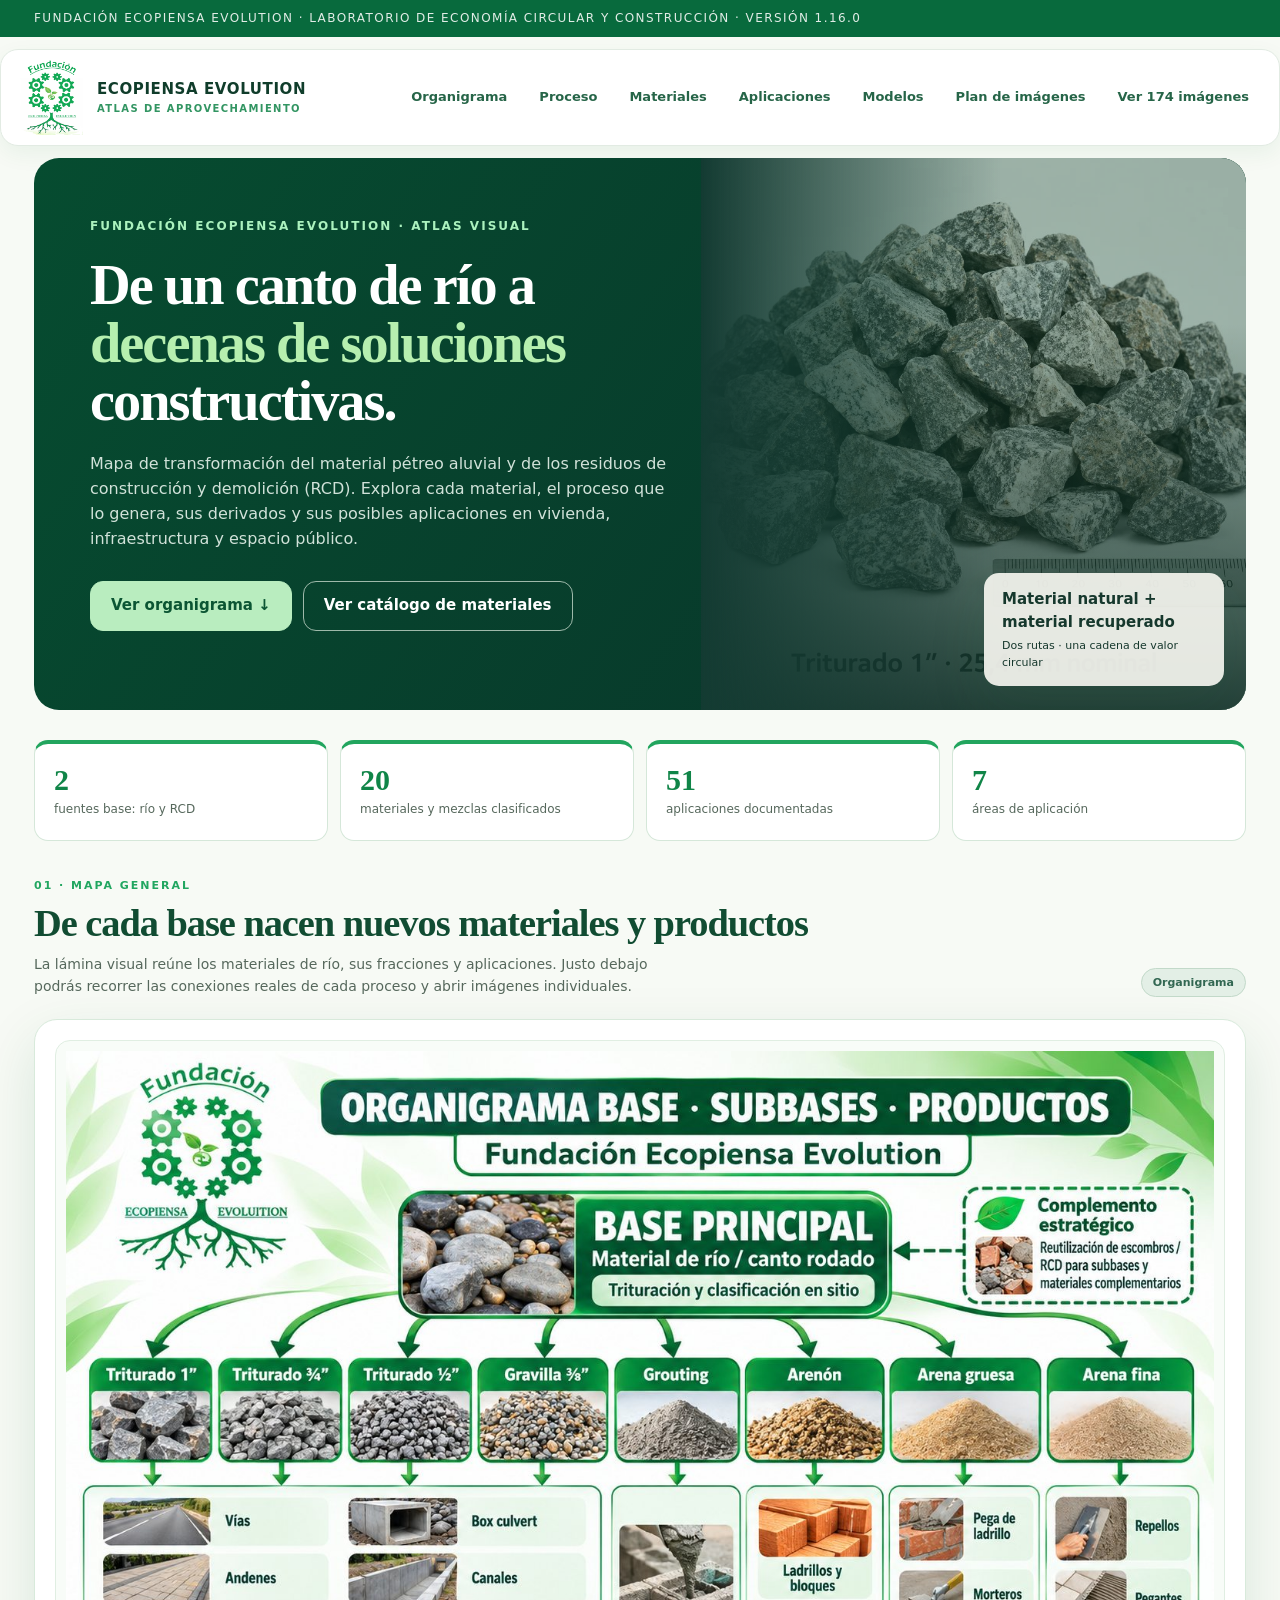
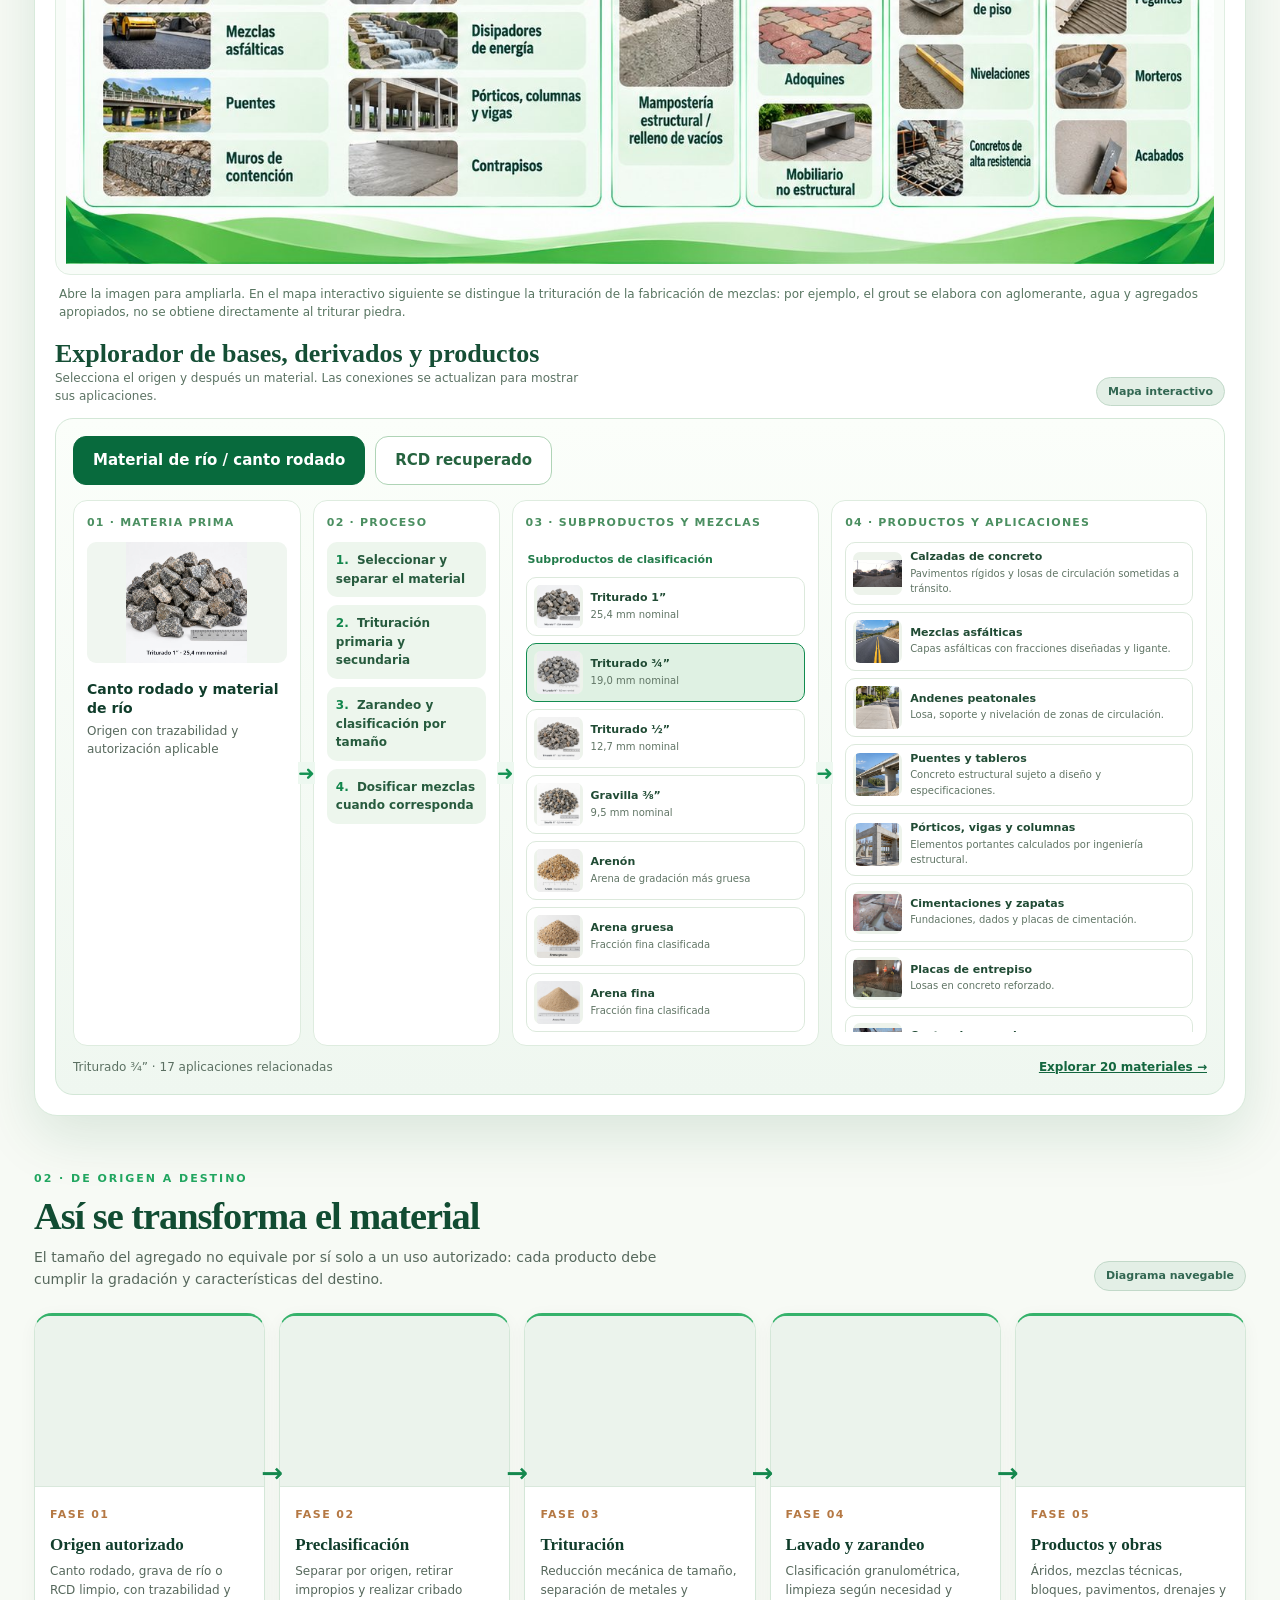
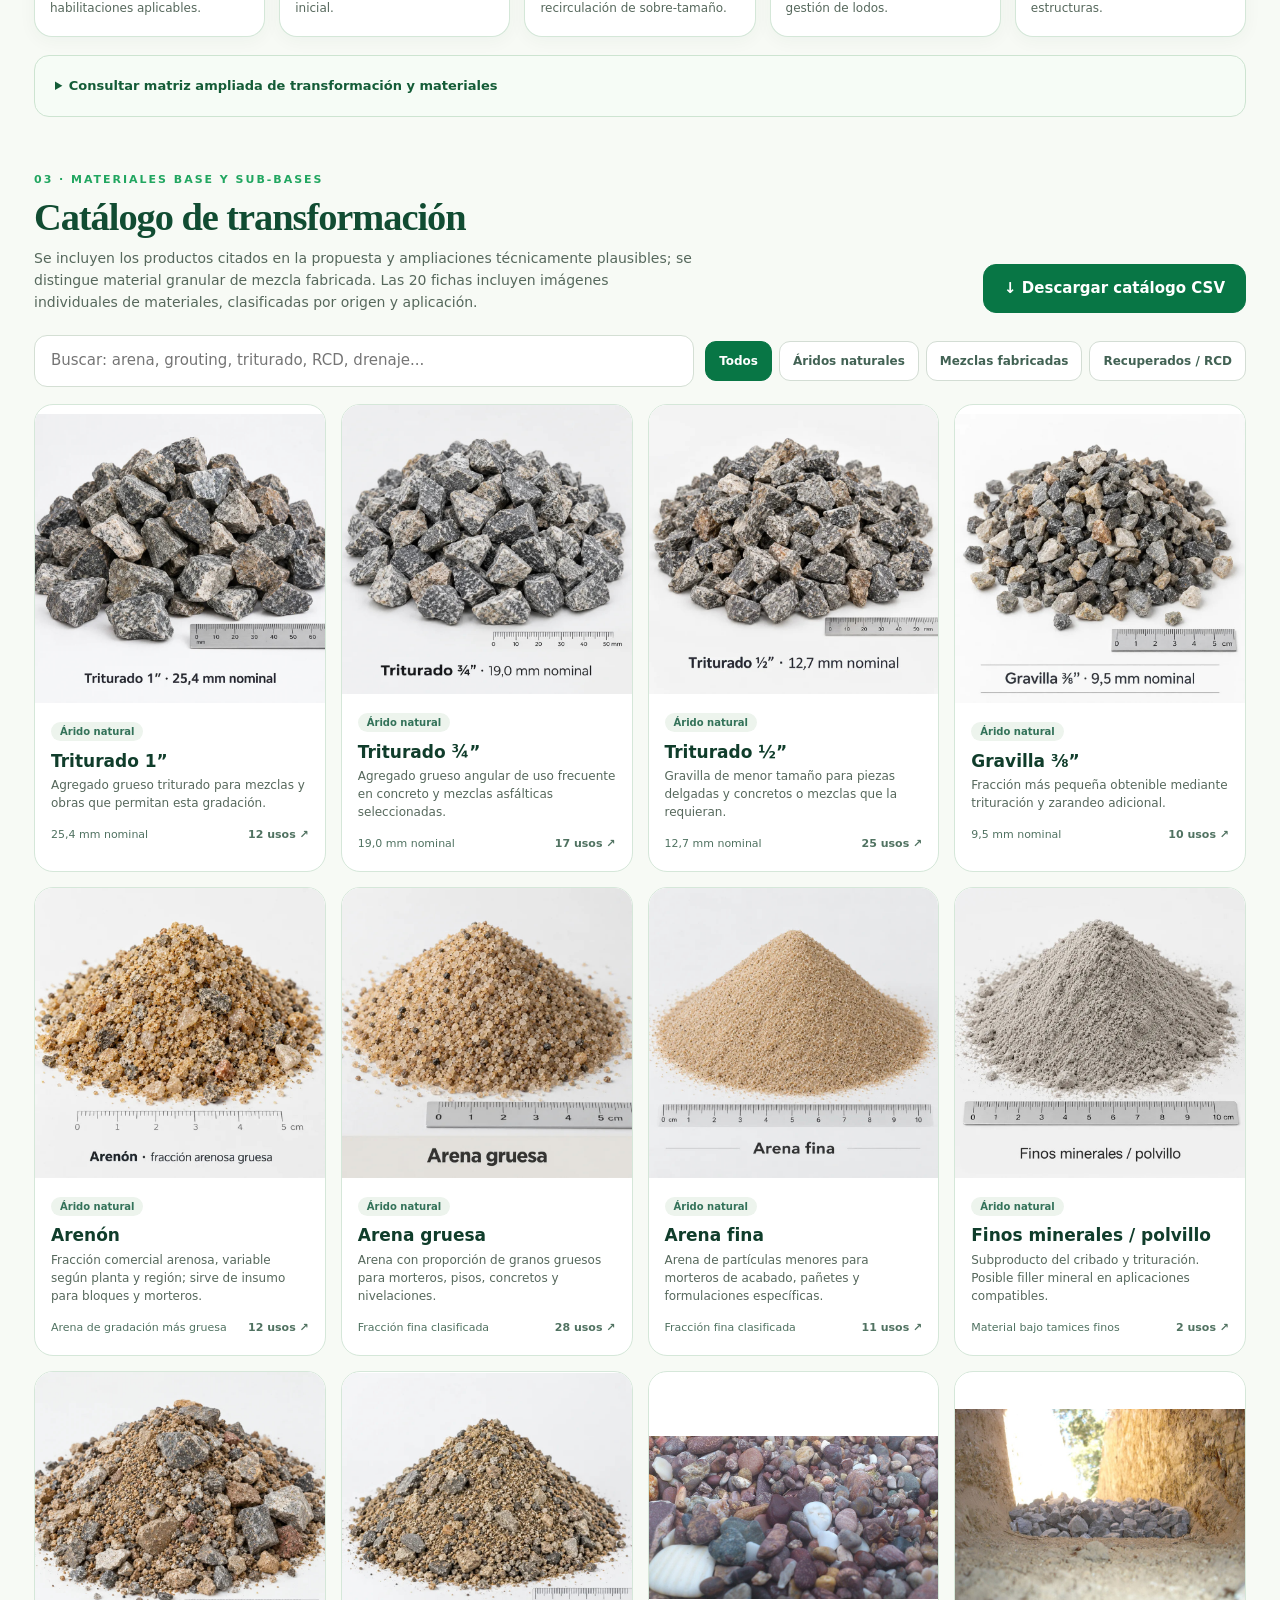
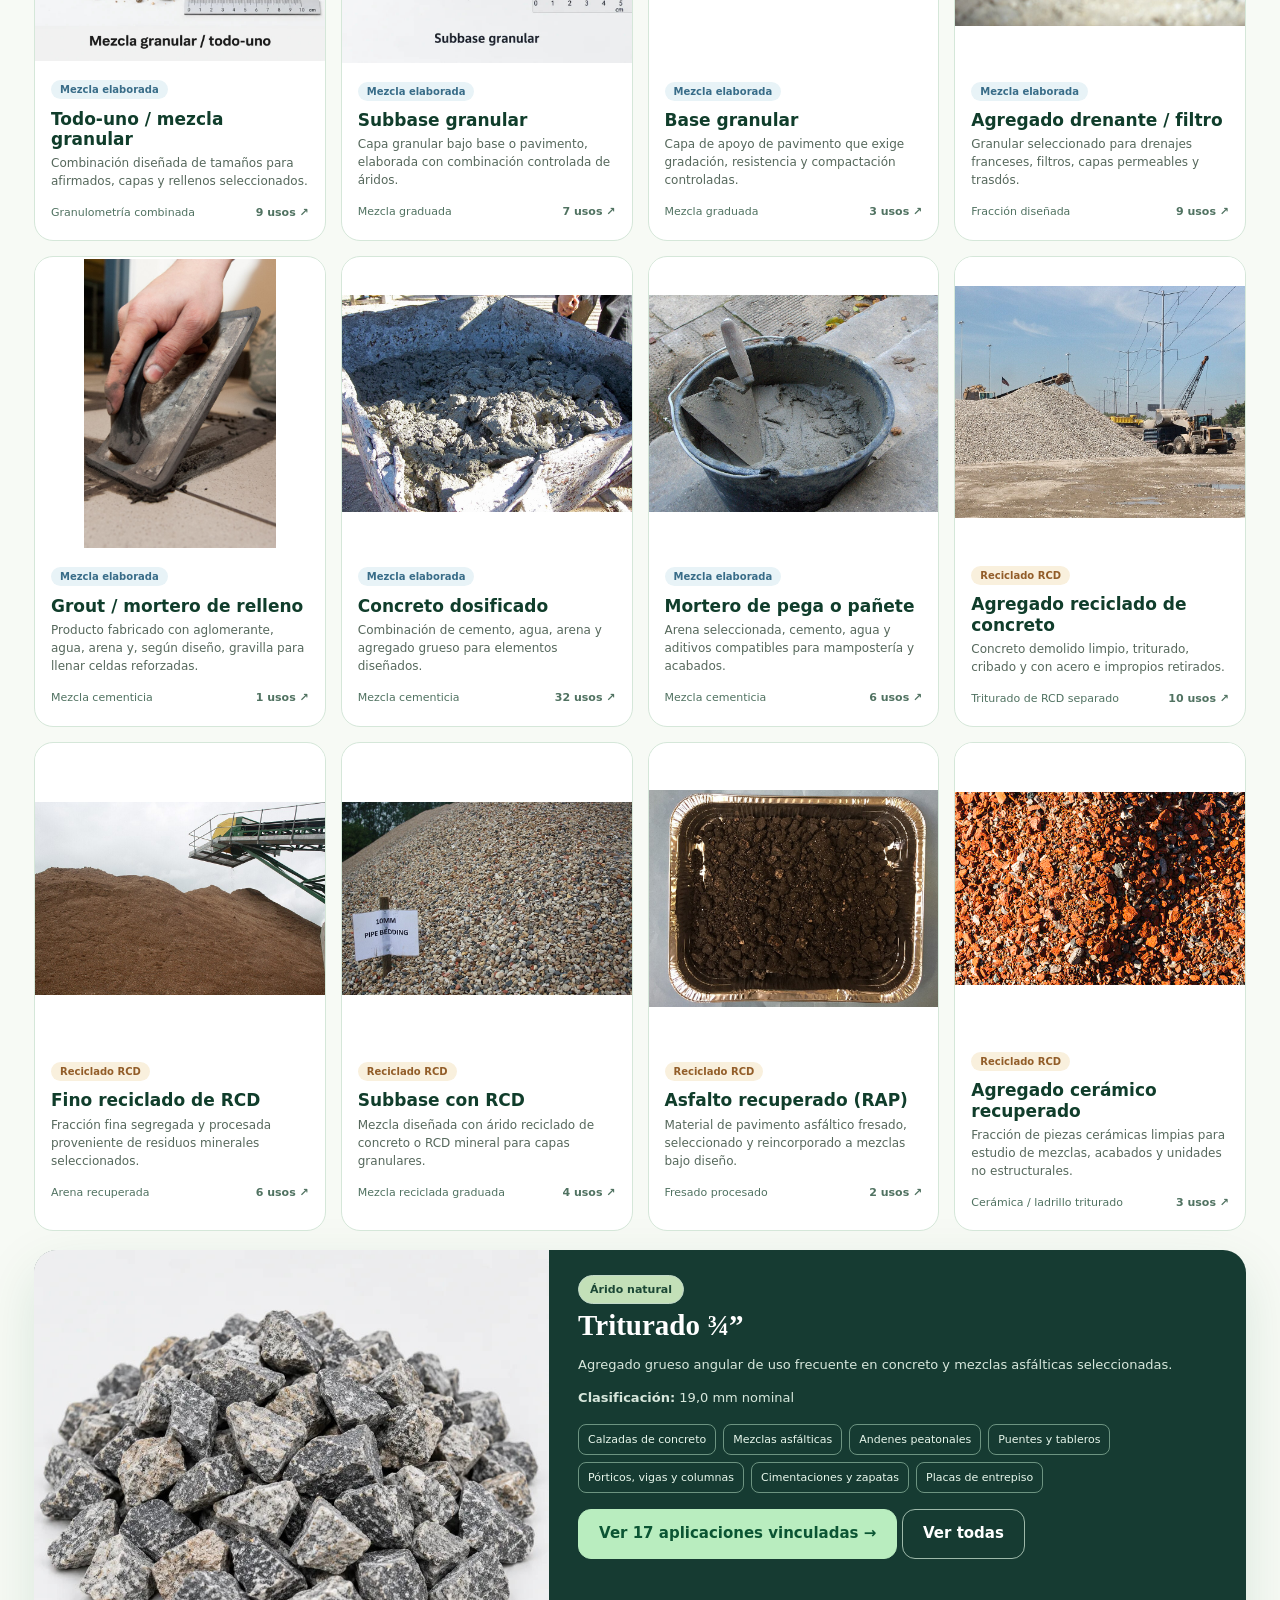
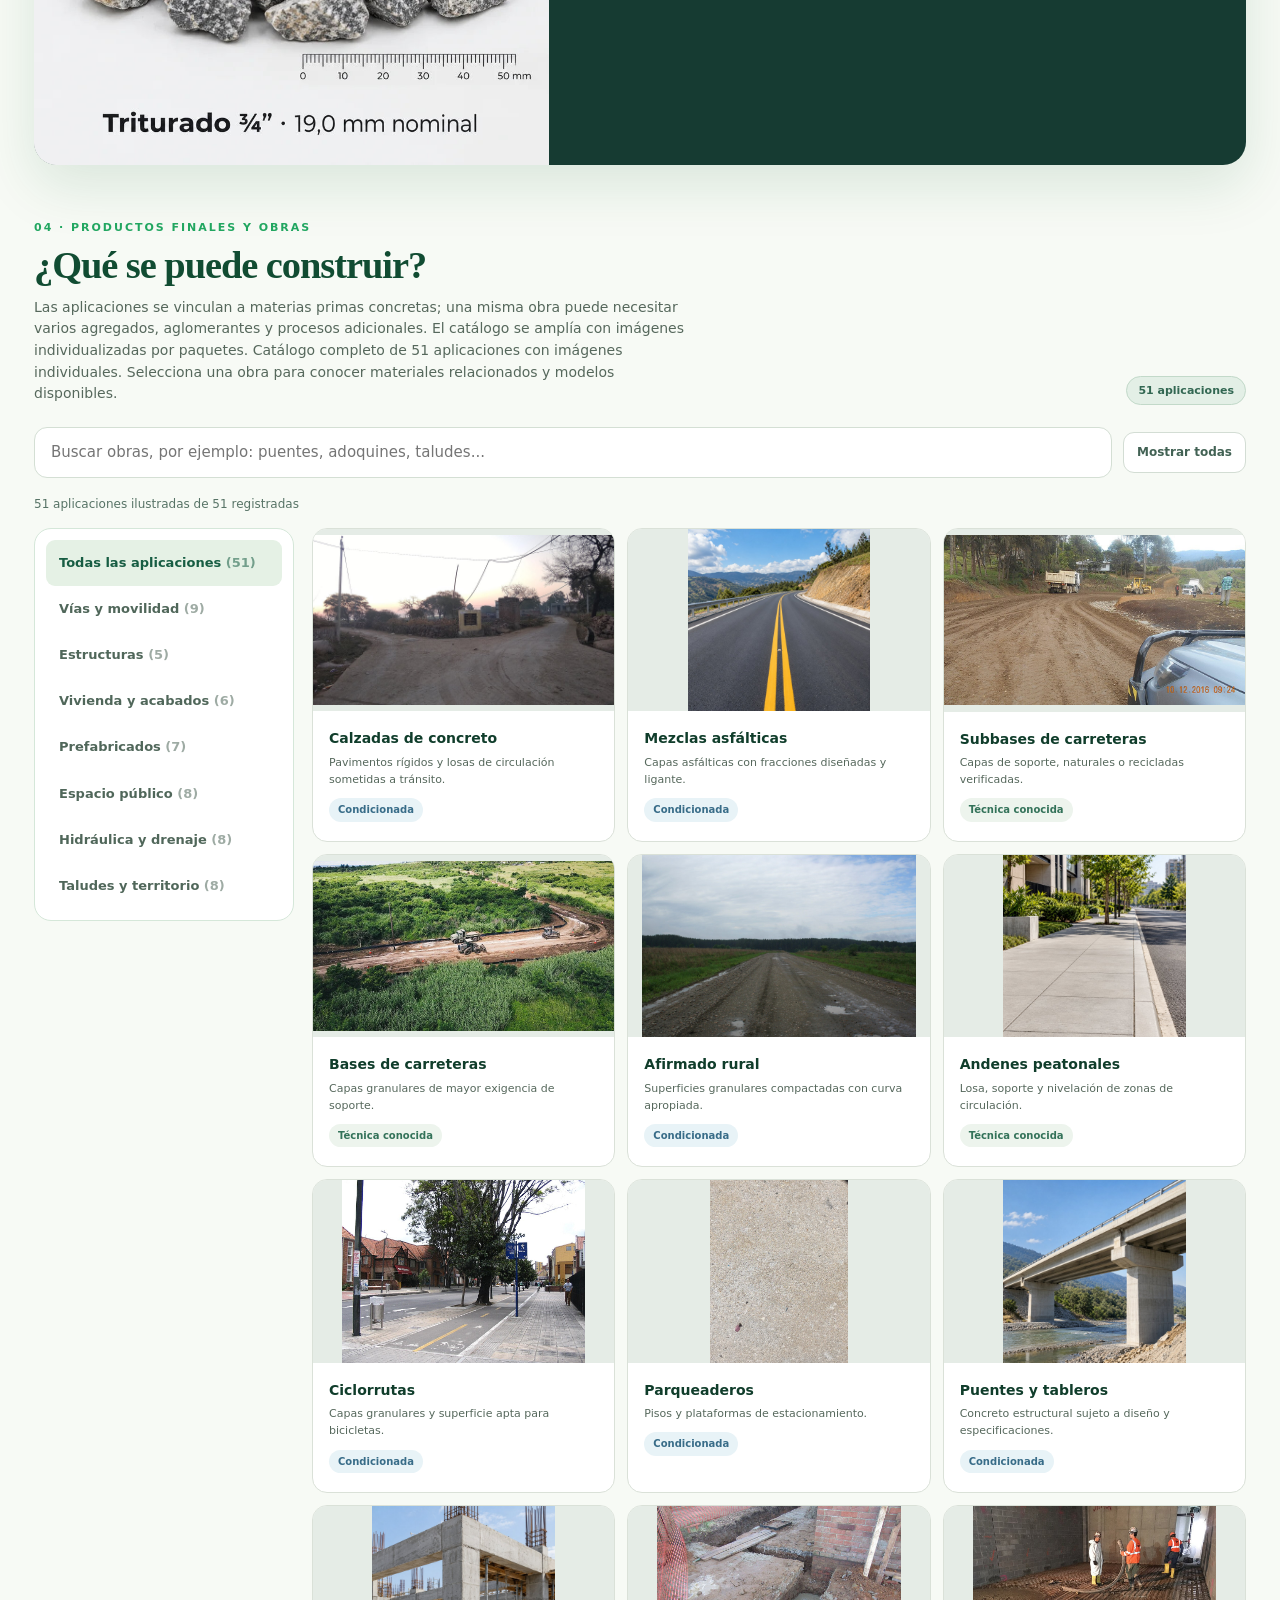
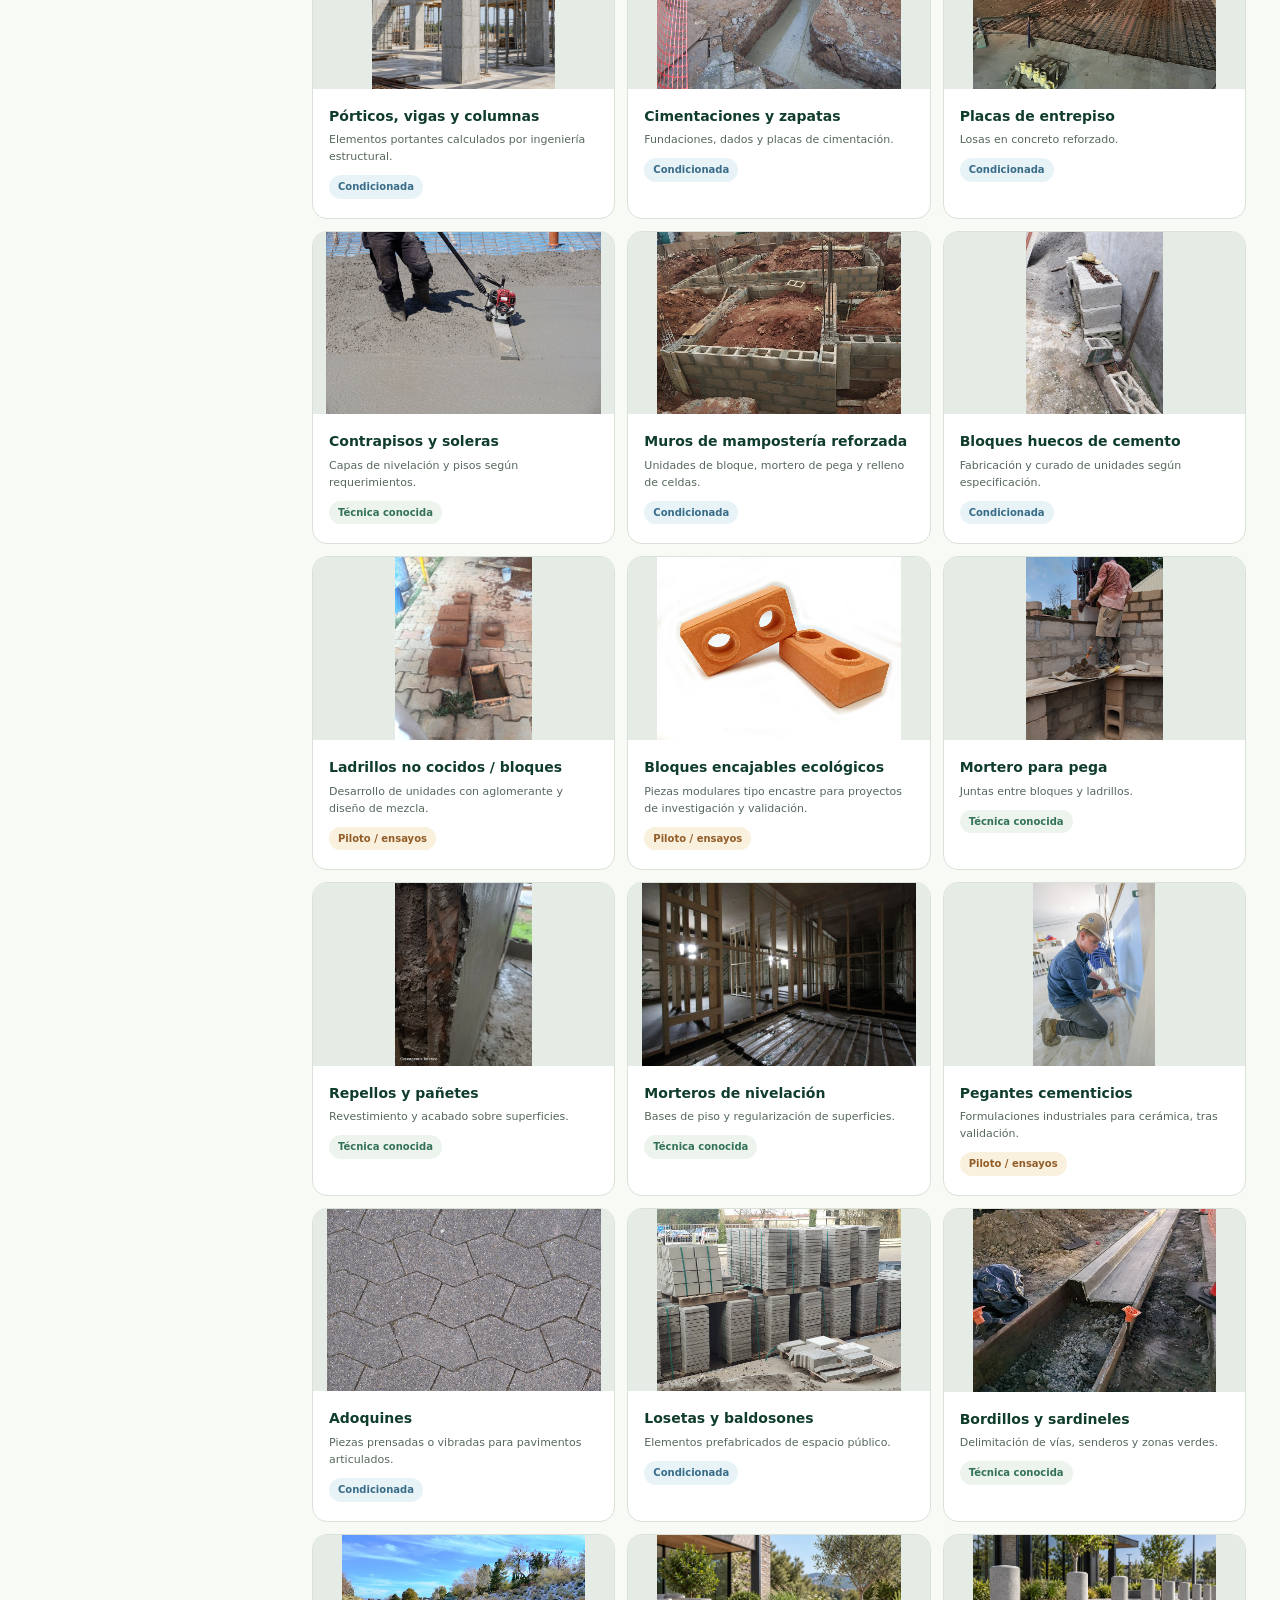
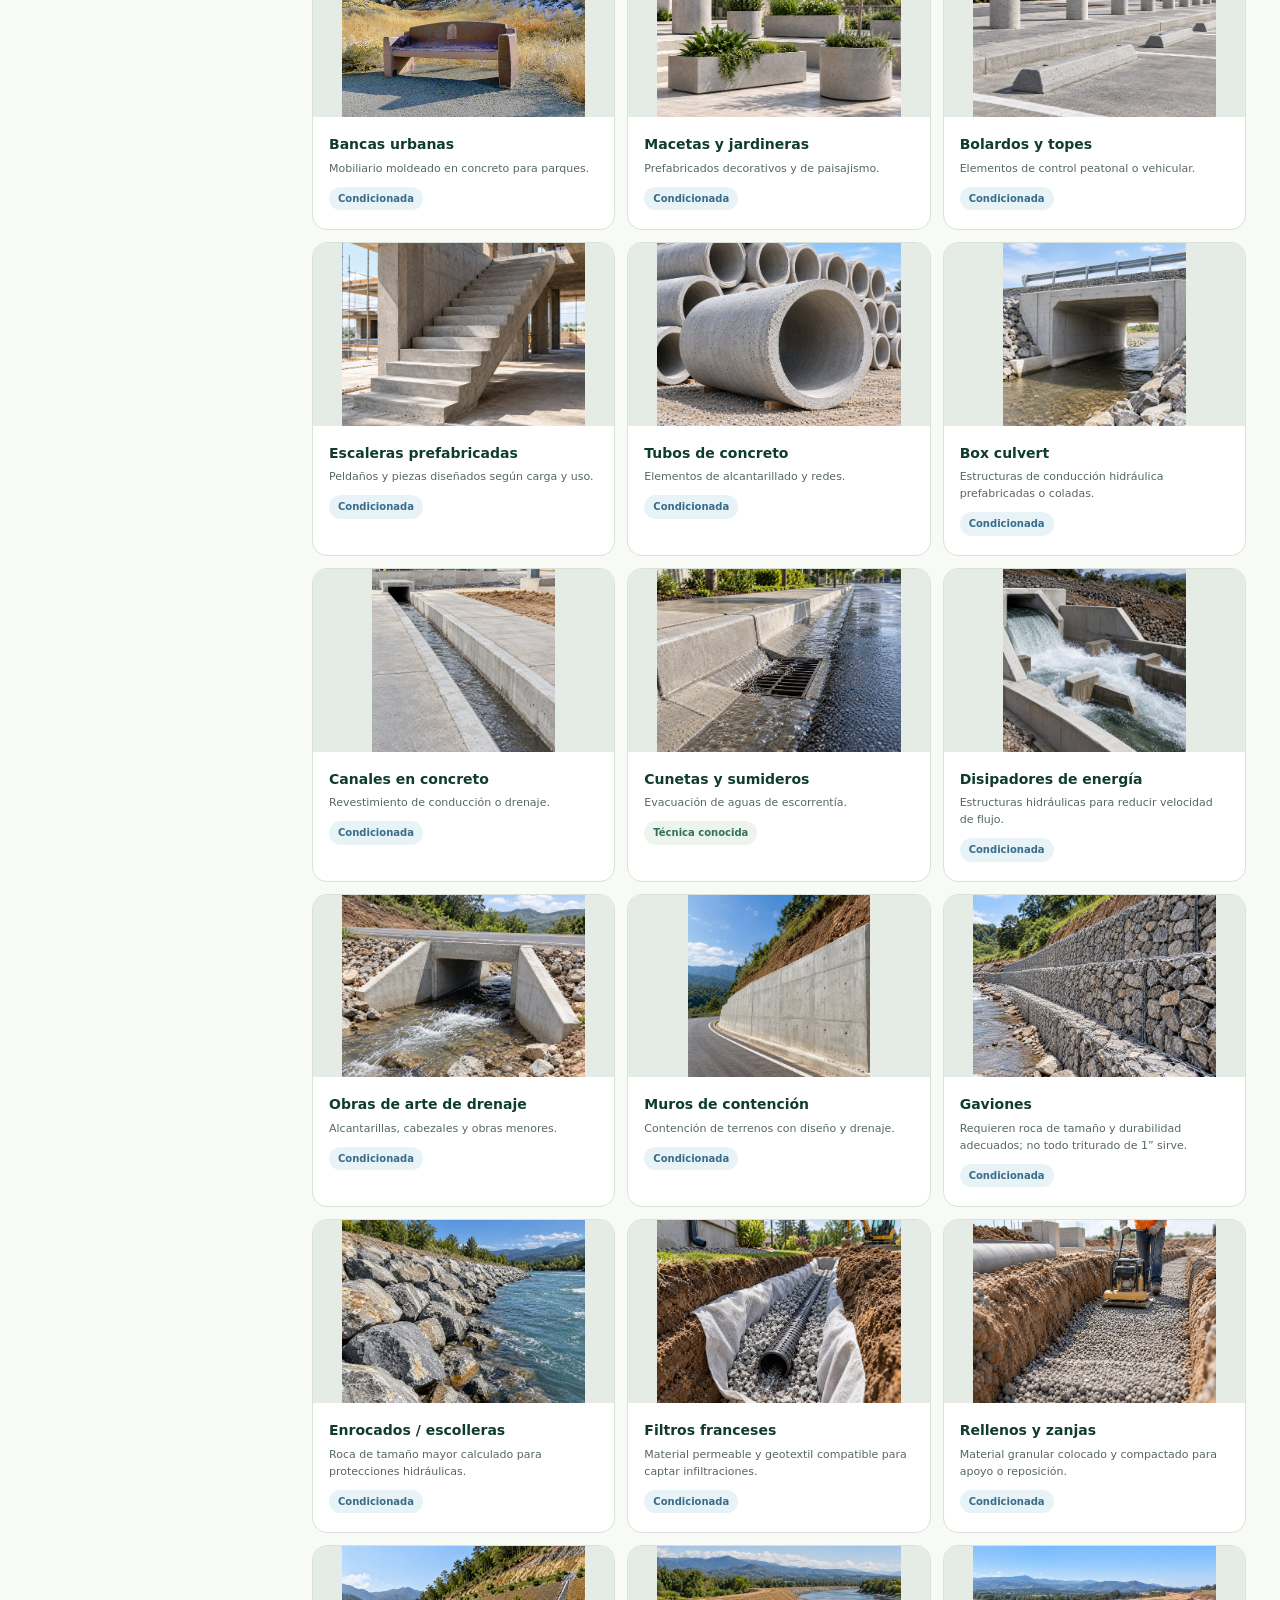
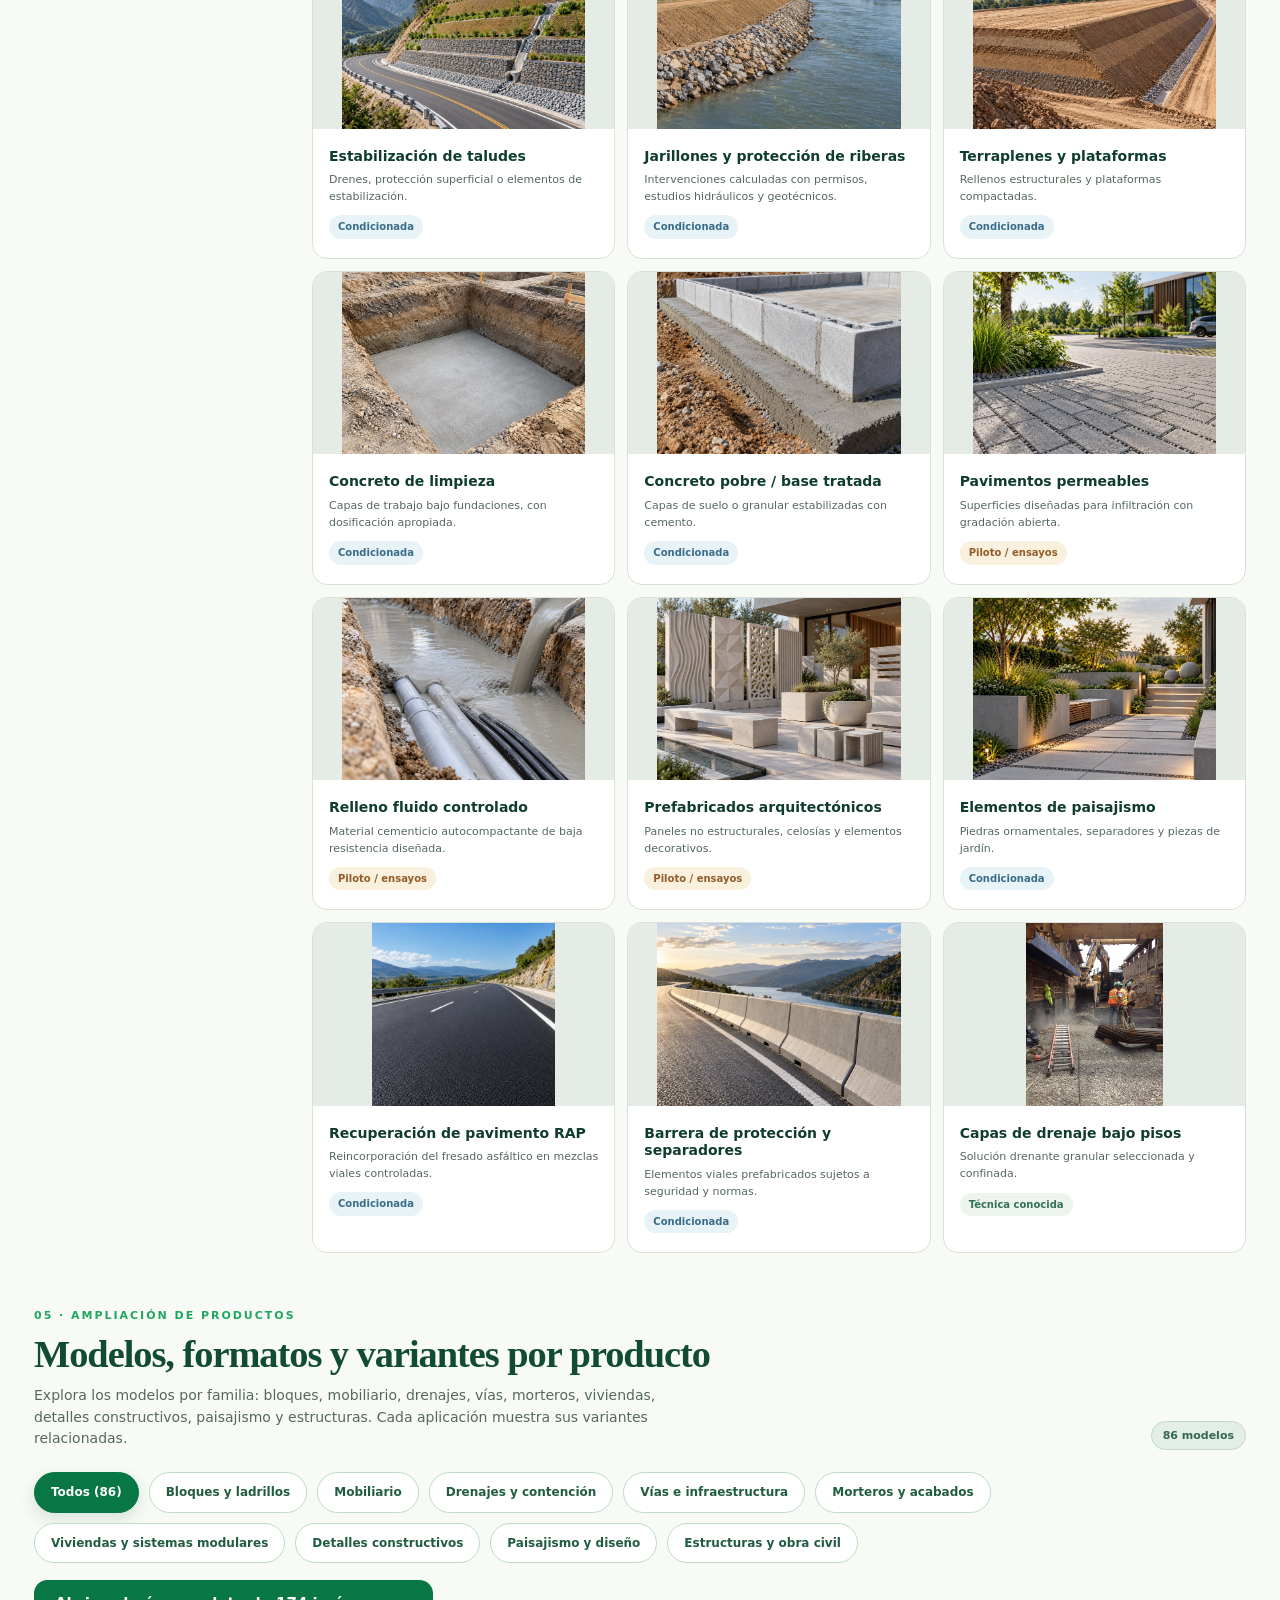
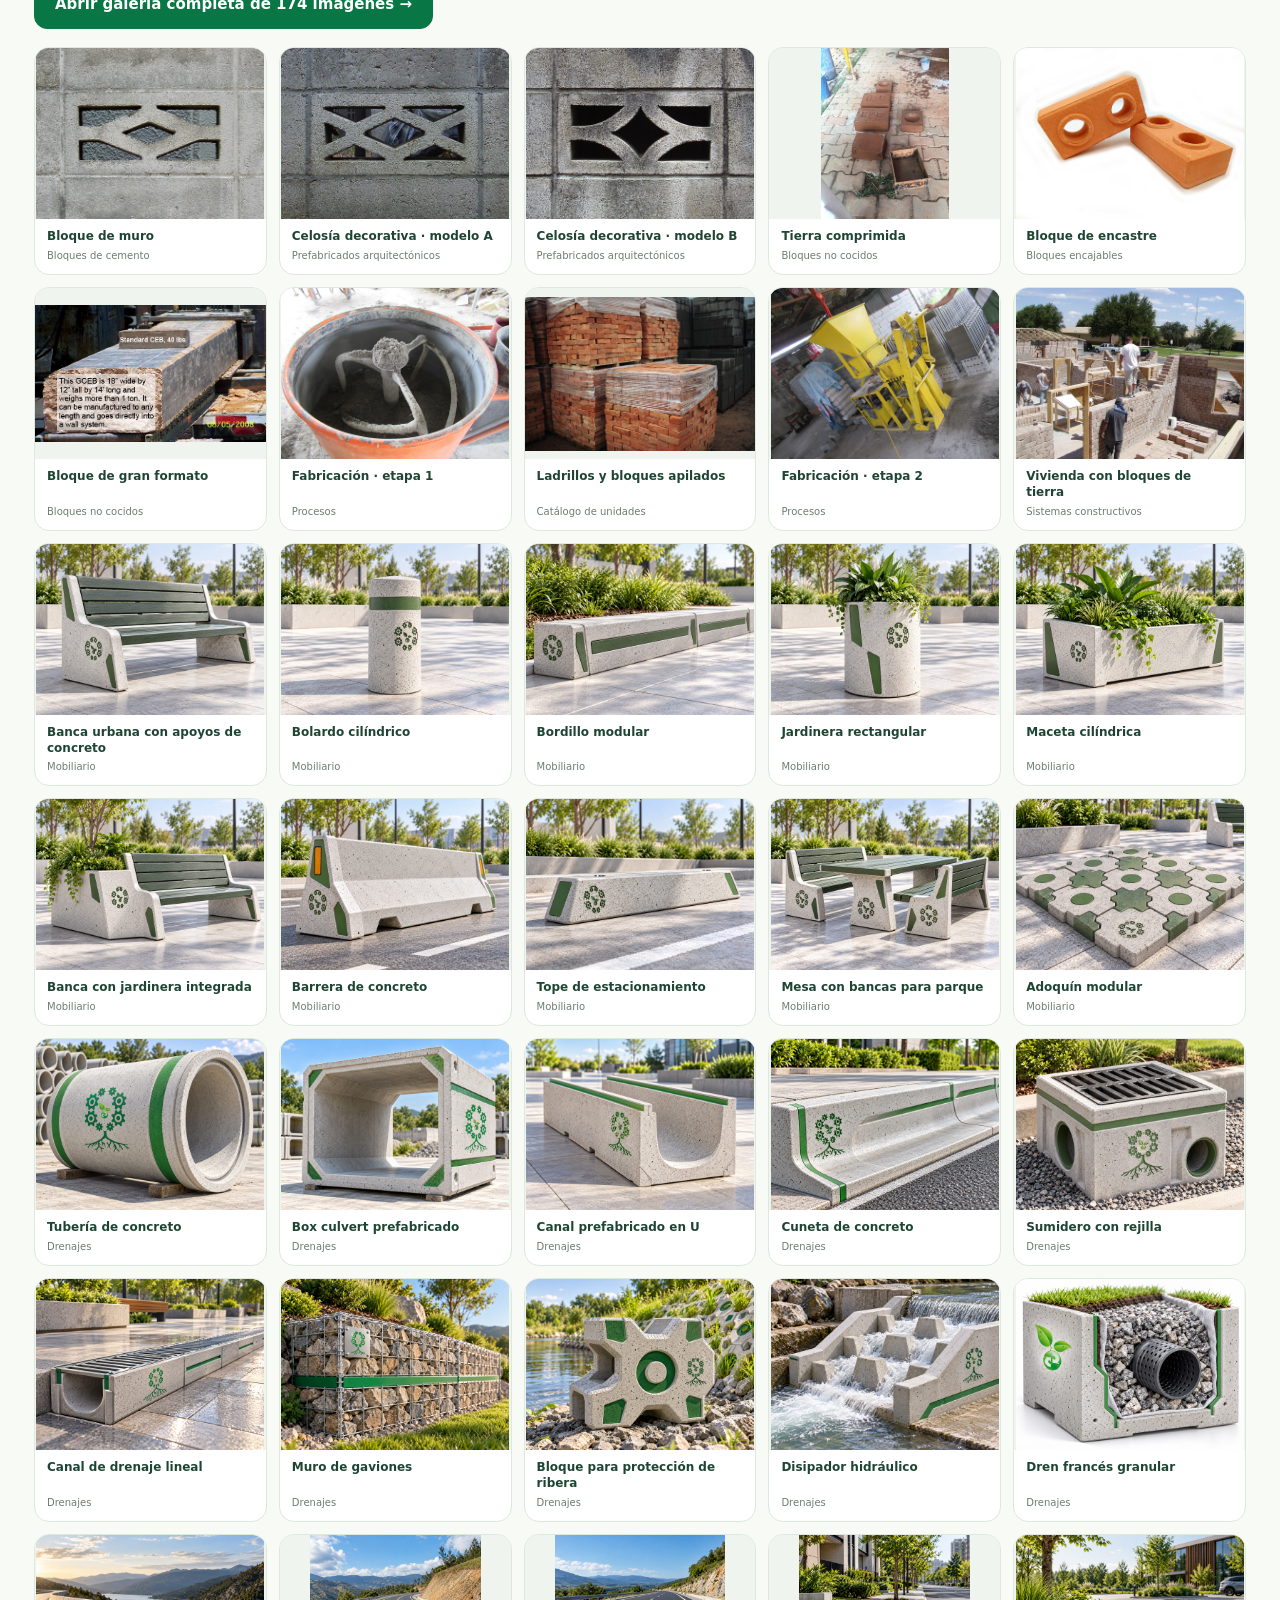
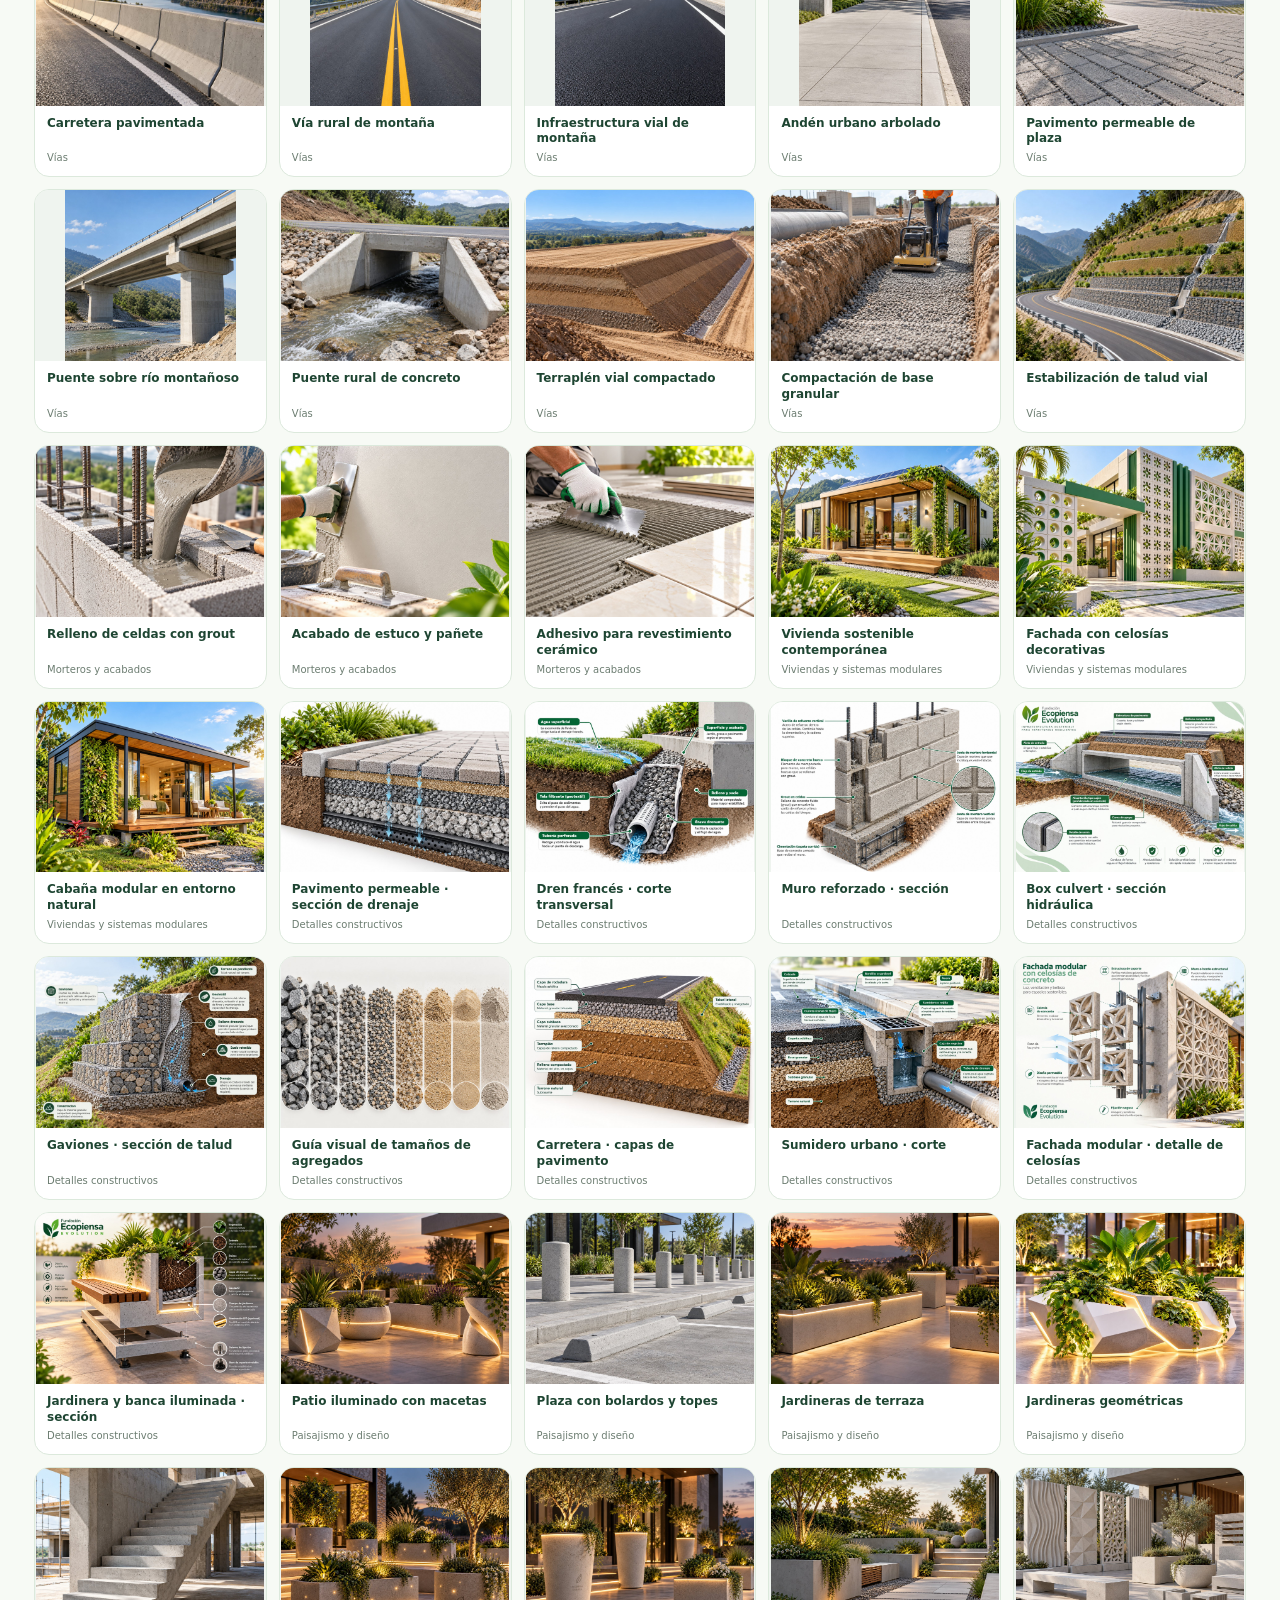
<file: index.html>
<!doctype html>
<html lang="es">
<head>
<meta charset="utf-8"><meta name="viewport" content="width=device-width,initial-scale=1">
<meta name="theme-color" content="#102a27">
<meta name="description" content="Atlas visual interactivo de aprovechamiento de cantos rodados, áridos triturados y residuos de construcción y demolición para sistemas constructivos. Fundación Ecopiensa Evolution.">
<title>ECOPIENSA | Atlas de materiales y sistemas constructivos</title>
<style>
:root{--ink:#18322e;--sub:#55665f;--paper:#f8f7f3;--cream:#f0eee6;--green:#1d604e;--mint:#def0e4;--lime:#b5e29c;--gold:#deb471;--line:#dce2da;--blue:#386d8a;--rust:#b96d43;--white:#fff;--shadow:0 20px 60px #1a34251b}
*{box-sizing:border-box}html{scroll-behavior:smooth}body{margin:0;color:var(--ink);background:var(--paper);font:15px/1.55 system-ui,-apple-system,"Segoe UI",sans-serif}
button,input{font:inherit}button{cursor:pointer}a{color:var(--green)}a:focus-visible,button:focus-visible,input:focus-visible{outline:3px solid #e59c50;outline-offset:3px}
.container{max-width:1420px;margin:auto;padding:0 34px}.topbar{background:#0d2724;color:#e1ece6;font-size:12px;letter-spacing:.12em;text-transform:uppercase;padding:9px 0}
.nav{display:flex;align-items:center;justify-content:space-between;gap:15px;padding:14px 0}.brand{display:flex;align-items:center;gap:12px;text-decoration:none;color:var(--ink);font-weight:850;letter-spacing:.04em}.brand img{width:51px;height:51px;object-fit:contain}.brand small{display:block;color:#708079;font-weight:550;font-size:10px;letter-spacing:.14em}.navlinks{display:flex;gap:8px;flex-wrap:wrap}.navlinks a{color:#38554c;text-decoration:none;font-size:13px;padding:10px 12px;border-radius:20px}.navlinks a:hover{background:#e8ede7}
.hero{position:relative;overflow:hidden;background:linear-gradient(126deg,#143c32,#0d2825 70%);color:#fff;border-radius:30px;min-height:480px;display:grid;grid-template-columns:1.1fr .9fr;margin:12px 0 30px}
.hero-content{padding:65px 30px 60px 56px;position:relative;z-index:2}.kicker{font-size:12px;font-weight:750;letter-spacing:.17em;text-transform:uppercase;color:#a3d9be}.hero h1{font:700 clamp(36px,4.4vw,70px)/1.03 Georgia,serif;letter-spacing:-.04em;margin:21px 0 22px;max-width:780px}.hero h1 em{color:#bde49b;font-style:normal}.hero p{font-size:16px;color:#d1e2d9;max-width:610px}.hero-actions{display:flex;gap:11px;flex-wrap:wrap;margin-top:30px}
.btn{border:1px solid #bed9c8;border-radius:13px;padding:12px 20px;font-weight:730;text-decoration:none;display:inline-flex;align-items:center;justify-content:center;gap:8px;background:#fff;color:#154e3b}.btn.accent{background:#b9e49e;color:#17392e;border-color:#b9e49e}.btn.dark{background:#194f42;color:white;border-color:#194f42}.btn.outline{background:transparent;color:inherit;border-color:#9eb9aa}
.hero-visual{position:relative;overflow:hidden;min-height:370px}.hero-photo{width:100%;height:100%;object-fit:cover;object-position:center;opacity:.60;filter:saturate(.65)}.hero-visual:after{content:"";position:absolute;inset:0;background:linear-gradient(90deg,#133b32 0,transparent 55%),linear-gradient(0deg,#112e27dd,transparent 70%)}
.hero-legend{position:absolute;z-index:2;right:22px;bottom:24px;background:#f8f8f1e8;color:#16382d;padding:15px 18px;border-radius:15px;font-weight:750;max-width:240px;box-shadow:var(--shadow)}
.metrics{display:grid;grid-template-columns:repeat(4,1fr);gap:12px;margin-bottom:36px}.metric{background:#fff;border:1px solid var(--line);border-radius:17px;padding:19px}.metric strong{display:block;font:700 30px Georgia,serif;color:#1d6550}.metric span{color:var(--sub);font-size:12px}
section{margin-bottom:54px}.section-head{display:flex;justify-content:space-between;align-items:end;gap:15px;margin-bottom:22px}.eyebrow{color:#43806c;font-size:11px;font-weight:800;letter-spacing:.18em;text-transform:uppercase}.section-head h2,h2{font:700 clamp(27px,3vw,43px)/1.13 Georgia,serif;margin:8px 0 9px;letter-spacing:-.027em}.section-head p{color:var(--sub);max-width:660px;margin:0;font-size:14px}.tag{display:inline-flex;align-items:center;background:#e3efe6;border:1px solid #c2d9c9;border-radius:25px;font-size:11px;padding:5px 11px;font-weight:800;color:#326752}
.process{display:grid;grid-template-columns:repeat(5,1fr);gap:10px}.process-step{position:relative;background:#fff;border:1px solid var(--line);border-radius:18px;padding:19px 17px;min-height:192px}.process-step:after{content:"→";position:absolute;right:-15px;top:36%;z-index:2;color:#1f7457;font-size:25px;font-weight:900}.process-step:last-child:after{display:none}.step-num{font-size:11px;font-weight:900;color:var(--rust);letter-spacing:.13em}.process-step h3{font:700 18px Georgia,serif;margin:11px 0 6px}.process-step p{font-size:12px;color:var(--sub);margin:0}.process-icon{font-size:31px;display:block;line-height:1.4}
.flow-wrap{border:1px solid #cad8cd;background:#e9f0e9;border-radius:24px;padding:24px;overflow:auto}.flow-head{display:flex;justify-content:space-between;align-items:center;gap:10px;margin-bottom:18px;flex-wrap:wrap}.flow-head h3{margin:0;font-size:17px}.flow-board{display:grid;grid-template-columns:1fr 1.04fr 1.8fr 1.15fr;gap:15px;min-width:980px}.flow-col{display:flex;flex-direction:column;gap:9px;position:relative}.flow-title{text-transform:uppercase;letter-spacing:.12em;font-size:11px;font-weight:850;color:#557668;margin-bottom:3px}.flow-node{min-height:69px;border:1px solid #cfdcd0;border-radius:13px;background:#fff;padding:12px;text-align:left;color:#234236;display:flex;align-items:center;gap:10px}.flow-node:hover,.flow-node.active{border-color:#2f8062;background:#d6edda}.flow-node small{color:#698376;font-size:10px;display:block}.flow-node .dot{width:11px;height:11px;min-width:11px;border-radius:50%;background:#2b8160}.flow-col:after{content:"➜";position:absolute;top:46%;right:-14px;font-size:22px;color:#579273;z-index:1}.flow-col:last-child:after{display:none}.flow-products{display:grid;grid-template-columns:1fr 1fr;gap:7px}.flow-products .flow-node{padding:9px;min-height:57px;font-size:11px}.flow-products .flow-node .dot{min-width:8px;width:8px;height:8px}.flow-products .flow-node small{font-size:9px}
.toolbar{display:flex;align-items:center;gap:11px;flex-wrap:wrap;margin-bottom:17px}.search{flex:1 1 230px;padding:13px 16px;border:1px solid #d4dfd4;border-radius:13px;outline:none;background:#fff;min-width:0}.filters{display:flex;flex-wrap:wrap;gap:7px}.filter{border:1px solid #d3ddd4;background:white;padding:10px 13px;color:#426254;border-radius:11px;font-size:12px;font-weight:750}.filter.active{background:#205944;color:#fff;border-color:#205944}
.materials-grid{display:grid;grid-template-columns:repeat(4,minmax(0,1fr));gap:15px}.material-card{padding:0;overflow:hidden;text-align:left;background:#fff;border-radius:19px;border:1px solid var(--line);transition:transform .18s,box-shadow .18s;min-height:310px;color:inherit}.material-card:hover{transform:translateY(-3px);box-shadow:var(--shadow)}.art{aspect-ratio:1.65;width:100%;display:block;overflow:hidden;background:#e8eee8}.art svg{width:100%;height:100%;display:block}.art.photo-art{aspect-ratio:1/1;background:white}.art.photo-art img{width:100%;height:100%;object-fit:contain;display:block;max-width:100%}.detail-art img{width:100%;height:100%;object-fit:contain;background:#fff;display:block}.flow-thumb{width:42px;height:42px;object-fit:cover;border-radius:7px;flex-shrink:0}.branch-paths{display:grid;grid-template-columns:1fr;gap:10px;margin-bottom:20px}.branch-line{display:flex;align-items:center;gap:12px;flex-wrap:wrap;background:#fcfdfb;border:1px solid #d0dbd2;border-radius:14px;padding:12px}.branch-point{padding:9px 12px;border-radius:11px;background:#e1eee6;font-weight:800;font-size:12px;color:#245c43}.branch-process{padding:9px 12px;border-radius:11px;background:#edf0e7;font-weight:650;font-size:11px}.branch-arrow{color:#35855e;font-size:24px;font-weight:900;line-height:1}.branch-items{display:flex;flex-wrap:wrap;gap:5px;flex:1}.branch-items button{border:1px solid #bdd4c3;background:white;border-radius:9px;padding:6px 9px;font-size:11px;font-weight:680;color:#31694f}.branch-items button:hover{background:#dcf0de}.branch-items button{display:flex;gap:6px;align-items:center;text-align:left}.branch-items button img{width:30px;height:30px;object-fit:cover;border-radius:6px}.flow-products .flow-node{align-items:center}.flow-products .flow-node img.flow-thumb{width:36px;height:36px}.branch-note{font-size:11px;color:#6f8172;margin-bottom:10px}.card-body{padding:16px 16px 19px}.card-title{font-weight:800;font-size:17px;margin:8px 0 5px;line-height:1.2}.card-copy{font-size:12px;line-height:1.5;color:var(--sub);margin:0}.card-mini{display:flex;justify-content:space-between;gap:8px;margin-top:14px;color:#507261;font-size:11px}.pill{background:#edf4ed;border-radius:20px;padding:4px 9px;color:#337259;font-size:10px;font-weight:750}.pill.amber{color:#925d29;background:#f9f0dd}.pill.blue{color:#386c88;background:#e8f3f7}.pill.gray{color:#626a65;background:#edf0ee}
.detail{background:#163b32;color:#fff;border-radius:23px;display:grid;grid-template-columns:.85fr 1.15fr;overflow:hidden;margin:19px 0 0;box-shadow:var(--shadow)}.detail-art{background:#d5e7dc;min-height:250px}.detail-art svg{width:100%;height:100%}.detail-content{padding:25px 29px}.detail-content h3{font:700 29px Georgia,serif;margin:5px 0}.detail-content p{color:#d7e7dc;font-size:13px}.detail-content .tag{background:#c3e0b8;color:#1b4735}.detail-bullets{display:flex;flex-wrap:wrap;gap:7px;margin:16px 0}.detail-bullets span{border:1px solid #6d9481;border-radius:8px;padding:6px 9px;font-size:11px;color:#e7f6eb}
.app-layout{display:grid;grid-template-columns:260px 1fr;gap:18px}.sector-list{background:#fff;border:1px solid var(--line);border-radius:17px;padding:11px;height:max-content}.sector-list button{width:100%;border:0;background:transparent;padding:13px;text-align:left;color:#50675a;border-radius:9px;font-size:13px;font-weight:700}.sector-list button.active,.sector-list button:hover{background:#e5f1e5;color:#175d43}.app-grid{display:grid;grid-template-columns:repeat(3,minmax(0,1fr));gap:12px}.app-card{border:1px solid #dae1d8;background:#fff;border-radius:15px;padding:0;overflow:hidden;text-align:left;color:inherit;display:flex;flex-direction:column}.app-card:hover{border-color:#388063;box-shadow:0 8px 30px #123d1c18}.app-card .art{aspect-ratio:1.65;background:#e5ece6}.app-card .art.app-photo{display:flex;align-items:center;justify-content:center}.app-photo img{display:block;width:100%;height:100%;object-fit:contain}.modal-image img{width:100%;height:100%;display:block;object-fit:contain}
.modal-models{border-top:1px solid var(--line);padding-top:13px;margin-top:12px}
.modal-models h3{font:700 18px Georgia,serif;color:#2d5949;margin:0 0 11px}
.model-grid{display:grid;grid-template-columns:repeat(4,minmax(0,1fr));gap:9px}
.model-chip{border:1px solid #d3dfd6;border-radius:11px;overflow:hidden;background:#f7faf7;color:#22503c;text-align:left;padding:0;min-width:0}
.model-chip img{width:100%;aspect-ratio:1.35;object-fit:contain;display:block}
.model-chip span{font-size:10px;display:block;padding:7px 8px;line-height:1.3}
.model-chip:hover,.model-chip:focus-visible{border-color:#398869;background:#e7f1e8}
.app-card .pill{display:none}
@media(max-width:560px){.model-grid{grid-template-columns:repeat(2,minmax(0,1fr))}}.app-catalog-progress{margin:0 0 14px;color:#577366;font-size:12px}.app-card .card-body{flex:1}.app-card h4{margin:3px 0 6px;line-height:1.25;font-size:14px}.app-card p{font-size:11px;color:var(--sub);margin:0}.app-card .pill{margin-top:10px;display:inline-flex}
.note-box{border-left:4px solid #b9804c;background:#f9f2e7;border-radius:0 12px 12px 0;padding:17px 19px;color:#63523a;font-size:13px}.note-box strong{color:#663c20}.evidence{display:grid;grid-template-columns:repeat(3,1fr);gap:15px}.evidence article{background:#fff;border:1px solid var(--line);padding:22px;border-radius:17px}.evidence h3{font:700 21px Georgia,serif;margin:10px 0}.evidence p{font-size:13px;color:var(--sub)}
.gallery{display:grid;grid-template-columns:1fr 1fr 1fr;gap:14px}.photo{border-radius:17px;background:#d6dfd5;overflow:hidden;margin:0;border:1px solid var(--line)}.photo img{width:100%;aspect-ratio:1.75;object-fit:contain;display:block;background:#e5ece6}.photo figcaption{padding:10px 13px;font-size:11px;background:#fff;color:#687268}.photo a{font-size:11px}
.design-grid{display:grid;grid-template-columns:repeat(2,minmax(0,1fr));gap:16px}
.design-card{position:relative;border:1px solid var(--line);background:white;border-radius:18px;overflow:hidden;padding:0;cursor:pointer;text-align:left;color:var(--ink)}
.design-card:hover{box-shadow:var(--shadow);transform:translateY(-2px)}
.design-photo{height:265px;display:block;background:#eaf0ea}
.design-photo img{width:100%;height:100%;object-fit:contain;display:block}
.design-brand{position:absolute;left:12px;top:12px;display:flex;gap:8px;align-items:center;background:#fffffff0;border:1px solid #d7e6d8;border-radius:12px;padding:6px 10px;box-shadow:0 4px 16px #0001;font-size:11px;font-weight:800;color:#1b543b}
.design-brand img{width:28px;height:28px;object-fit:contain}
.design-title{display:block;font-weight:850;font-size:17px;padding:14px 17px 0}
.design-desc{display:block;color:var(--sub);font-size:12px;padding:5px 17px 18px}
.design-explainer{font-size:12px;color:#596d60;margin-top:13px}
@media(max-width:760px){.design-grid{grid-template-columns:1fr}.design-photo{height:235px}}
.sources{display:grid;grid-template-columns:repeat(2,1fr);gap:8px}.source{padding:11px 13px;background:#fff;border:1px solid var(--line);border-radius:10px;font-size:12px}.source a{text-decoration:none;font-weight:650}
.footer{background:#0c2823;color:#b9d0c2;padding:38px 0;margin-top:30px}.footer-inner{display:flex;justify-content:space-between;gap:20px;align-items:start}.footer p{max-width:650px;font-size:12px}.footer a{color:#b2e2bc}
.modal-back{position:fixed;inset:0;background:#06170fd1;display:none;justify-content:center;align-items:center;padding:20px;z-index:30;overflow:auto}.modal-back.open{display:flex}.modal{max-width:760px;max-height:92vh;overflow:auto;background:#fff;border-radius:20px;position:relative;width:100%}.modal-content{padding:23px 27px 27px}.modal-content h2{font-size:31px;margin:8px 0}.modal-content p{color:var(--sub);font-size:14px}.modal-image{height:280px;overflow:hidden;background:#eaf0eb}.modal-image svg{width:100%;height:100%}.close{position:absolute;right:15px;top:15px;border:0;background:#fff;color:#193d2d;width:37px;height:37px;border-radius:50%;font-size:21px;box-shadow:0 2px 14px #0002}
.table-scroll{overflow:auto;border:1px solid var(--line);border-radius:16px;background:#fff}table{border-collapse:collapse;width:100%;min-width:780px;font-size:12px}th,td{padding:12px;border-bottom:1px solid #e5e9e4;text-align:left;vertical-align:top}th{background:#e5ede6;color:#254b3b;font-size:11px;text-transform:uppercase;letter-spacing:.06em}tbody tr:hover{background:#f2f7f1}.empty{color:#718277;padding:22px}.muted{color:var(--sub)}.right-actions{display:flex;align-items:center;gap:7px;flex-wrap:wrap}.ver{color:#a0c8b1;font-size:11px}
@media(max-width:1100px){.materials-grid{grid-template-columns:repeat(3,1fr)}.app-grid{grid-template-columns:repeat(2,1fr)}.hero h1{font-size:48px}}
@media(max-width:760px){.container{padding:0 17px}.nav{align-items:start}.navlinks{gap:1px}.navlinks a{font-size:11px;padding:5px}.hero{grid-template-columns:1fr;border-radius:20px}.hero-content{padding:42px 25px 27px}.hero h1{font-size:39px}.hero-visual{min-height:195px;max-height:230px}.metrics{grid-template-columns:repeat(2,1fr)}.process{grid-template-columns:1fr 1fr}.process-step:after{display:none}.materials-grid{grid-template-columns:repeat(2,1fr);gap:9px}.material-card{min-height:0}.card-body{padding:12px}.card-title{font-size:14px}.detail{grid-template-columns:1fr}.detail-art{height:200px}.app-layout{grid-template-columns:1fr}.sector-list{display:flex;overflow:auto;gap:5px;padding:6px}.sector-list button{white-space:nowrap;width:auto}.evidence{grid-template-columns:1fr}.gallery{grid-template-columns:1fr}.sources{grid-template-columns:1fr}.footer-inner{display:block}.section-head{align-items:start;flex-direction:column}}
@media(max-width:410px){.materials-grid,.app-grid{grid-template-columns:1fr}.hero h1{font-size:34px}.brand{font-size:12px}.brand img{width:38px;height:38px}}
@media print{.topbar,.navlinks,.hero-actions,.toolbar,.sector-list,.right-actions,.footer,.modal-back{display:none!important}.hero{min-height:0}.hero-content{padding:25px}.hero-visual{display:none}.flow-wrap{overflow:visible}.flow-board{min-width:0;grid-template-columns:1fr 1fr}.app-layout{display:block}.app-grid{grid-template-columns:repeat(3,1fr)}section{break-inside:avoid}body{background:#fff}}
.legacy-matrix{margin-top:18px;border:1px solid #cde4d1;border-radius:15px;background:#f6fcf6;padding:12px}
.legacy-matrix summary{cursor:pointer;color:#145c37;font-size:13px;font-weight:850;padding:8px}
.legacy-matrix .flow-wrap{margin-top:12px!important}
</style><link rel="stylesheet" href="identidad-corporativa.css?v=1.16.0"></head><body>
<div class="topbar"><div class="container">Fundación Ecopiensa Evolution · Laboratorio de economía circular y construcción · Versión 1.16.0</div></div>
<header class="container nav"><a href="#" class="brand"><img src="identidad/logo-fundacion-oficial.png" alt="Logotipo Fundación Ecopiensa Evolution"><span>ECOPIENSA EVOLUTION<small>ATLAS DE APROVECHAMIENTO</small></span></a><nav class="navlinks" aria-label="Navegación"><a href="#organigrama">Organigrama</a><a href="#ruta">Proceso</a><a href="#materiales">Materiales</a><a href="#aplicaciones">Aplicaciones</a><a href="#modelos">Modelos</a><a href="#plan-modelos">Plan de imágenes</a><a href="galeria-completa.html">Ver 174 imágenes</a></nav></header>
<main class="container">
<div class="hero"><div class="hero-content"><div class="kicker">Fundación Ecopiensa Evolution · Atlas visual</div><h1>De un canto de río a <em>decenas de soluciones</em> constructivas.</h1><p>Mapa de transformación del material pétreo aluvial y de los residuos de construcción y demolición (RCD). Explora cada material, el proceso que lo genera, sus derivados y sus posibles aplicaciones en vivienda, infraestructura y espacio público.</p><div class="hero-actions"><a class="btn accent" href="#organigrama">Ver organigrama ↓</a><a class="btn outline" href="#materiales">Ver catálogo de materiales</a></div></div><div class="hero-visual"><img class="hero-photo" src="imagenes/materiales/paquete-01/t1.jpg" alt="Fotografía de agregado de grava" loading="eager"><div class="hero-legend">Material natural + material recuperado <span style="display:block;font-weight:450;font-size:11px;margin-top:3px">Dos rutas · una cadena de valor circular</span></div></div></div>
<div class="metrics" id="metrics"></div>

<section id="organigrama" aria-label="Organigrama de transformación">
<div class="section-head"><div><div class="eyebrow">01 · Mapa general</div><h2>De cada base nacen nuevos materiales y productos</h2><p>La lámina visual reúne los materiales de río, sus fracciones y aplicaciones. Justo debajo podrás recorrer las conexiones reales de cada proceso y abrir imágenes individuales.</p></div><span class="tag">Organigrama</span></div>
<div class="diagram-shell">
<a class="diagram-visual" href="imagenes/organigramas/organigrama-base-subproductos.jpg" target="_blank" rel="noopener" title="Ver el organigrama en tamaño completo"><img src="imagenes/organigramas/organigrama-base-subproductos.jpg" alt="Organigrama Ecopiensa con base de material de río, subproductos por granulometría y aplicaciones constructivas" loading="eager"></a>
<p class="diagram-caption">Abre la imagen para ampliarla. En el mapa interactivo siguiente se distingue la trituración de la fabricación de mezclas: por ejemplo, el grout se elabora con aglomerante, agua y agregados apropiados, no se obtiene directamente al triturar piedra.</p>
<div class="map-intro"><div><h3>Explorador de bases, derivados y productos</h3><p>Selecciona el origen y después un material. Las conexiones se actualizan para mostrar sus aplicaciones.</p></div><span class="tag">Mapa interactivo</span></div>
<div class="tree-stage">
<div class="tree-filters"><button type="button" id="treeRiver" onclick="setAtlasOrigin('rio')" class="active">Material de río / canto rodado</button><button type="button" id="treeRcd" onclick="setAtlasOrigin('rcd')">RCD recuperado</button></div>
<div class="tree-columns">
<div class="tree-level"><h4>01 · Materia prima</h4><div class="tree-root" id="treeRoot"></div></div>
<div class="tree-level"><h4>02 · Proceso</h4><div class="tree-process" id="treeProcess"></div></div>
<div class="tree-level"><h4>03 · Subproductos y mezclas</h4><div class="tree-products" id="treeProducts"></div></div>
<div class="tree-level"><h4>04 · Productos y aplicaciones</h4><div class="tree-uses" id="treeUses"></div></div>
</div>
<div class="tree-foot"><span id="treeSummary">Selecciona un material para ver los usos posibles</span><a href="#materiales">Explorar 20 materiales →</a></div>
</div>
</div></section>
<section id="ruta"><div class="section-head"><div><div class="eyebrow">02 · De origen a destino</div><h2>Así se transforma el material</h2><p>El tamaño del agregado no equivale por sí solo a un uso autorizado: cada producto debe cumplir la gradación y características del destino.</p></div><span class="tag">Diagrama navegable</span></div>
<div class="process process-with-images" aria-label="Cinco fases de transformación de materiales">
<article class="process-step">
<a class="process-image-link" href="imagenes/procesos-transformacion/fase-01-origen.jpg" target="_blank" rel="noopener" title="Ampliar imagen de Origen autorizado">
<img src="imagenes/procesos-transformacion/fase-01-origen.jpg" alt="Material de río y acopio de piedra y grava en paisaje montañoso" loading="lazy" decoding="async">
</a>
<div class="process-card-copy"><span class="step-num">FASE 01</span><h3>Origen autorizado</h3><p>Canto rodado, grava de río o RCD limpio, con trazabilidad y habilitaciones aplicables.</p></div>
</article>
<article class="process-step">
<a class="process-image-link" href="imagenes/procesos-transformacion/fase-02-preclasificacion.jpg" target="_blank" rel="noopener" title="Ampliar imagen de Preclasificación">
<img src="imagenes/procesos-transformacion/fase-02-preclasificacion.jpg" alt="Separación de residuos minerales de construcción y demolición por tipos de material" loading="lazy" decoding="async">
</a>
<div class="process-card-copy"><span class="step-num">FASE 02</span><h3>Preclasificación</h3><p>Separar por origen, retirar impropios y realizar cribado inicial.</p></div>
</article>
<article class="process-step">
<a class="process-image-link" href="imagenes/procesos-transformacion/fase-03-trituracion.jpg" target="_blank" rel="noopener" title="Ampliar imagen de Trituración">
<img src="imagenes/procesos-transformacion/fase-03-trituracion.jpg" alt="Máquina industrial de trituración y bandas transportadoras con piedra y agregados" loading="lazy" decoding="async">
</a>
<div class="process-card-copy"><span class="step-num">FASE 03</span><h3>Trituración</h3><p>Reducción mecánica de tamaño, separación de metales y recirculación de sobre-tamaño.</p></div>
</article>
<article class="process-step">
<a class="process-image-link" href="imagenes/procesos-transformacion/fase-04-lavado-zarandeo.jpg" target="_blank" rel="noopener" title="Ampliar imagen de Lavado y zarandeo">
<img src="imagenes/procesos-transformacion/fase-04-lavado-zarandeo.jpg" alt="Planta de lavado de áridos con tamices y clasificación de agregados por tamaño" loading="lazy" decoding="async">
</a>
<div class="process-card-copy"><span class="step-num">FASE 04</span><h3>Lavado y zarandeo</h3><p>Clasificación granulométrica, limpieza según necesidad y gestión de lodos.</p></div>
</article>
<article class="process-step">
<a class="process-image-link" href="imagenes/procesos-transformacion/fase-05-productos-obras.jpg" target="_blank" rel="noopener" title="Ampliar imagen de Productos y obras">
<img src="imagenes/procesos-transformacion/fase-05-productos-obras.jpg" alt="Espacio público terminado con pavimentos, bloques, muros y drenaje lineal" loading="lazy" decoding="async">
</a>
<div class="process-card-copy"><span class="step-num">FASE 05</span><h3>Productos y obras</h3><p>Áridos, mezclas técnicas, bloques, pavimentos, drenajes y estructuras.</p></div>
</article>
</div>
<details class="legacy-matrix"><summary>Consultar matriz ampliada de transformación y materiales</summary>
<div class="flow-wrap" style="margin-top:20px"><div class="flow-head"><h3>Mapa de productos y derivaciones</h3><span class="muted" style="font-size:12px">Selecciona un producto para inspeccionarlo ↓</span></div><div id="branchPaths" class="branch-paths"></div><div class="flow-board">
<div class="flow-col"><div class="flow-title">Origen</div><div class="flow-node"><span class="dot"></span><div><strong>Canto rodado / grava de río</strong><small>Extracción legal · mineralogía variable</small></div></div><div class="flow-node"><span class="dot" style="background:#ad7749"></span><div><strong>RCD mineral separado</strong><small>Concreto, mampostería, pavimento</small></div></div></div>
<div class="flow-col"><div class="flow-title">Transformación</div><div class="flow-node"><span class="dot"></span><div>Selección y trituración<small>Primaria y secundaria</small></div></div><div class="flow-node"><span class="dot"></span><div>Zarandeo / lavado<small>Control de finos, limpieza</small></div></div><div class="flow-node"><span class="dot"></span><div>Dosificación / mezcla<small>Agua, cemento, ligante o aditivos</small></div></div></div>
<div class="flow-col"><div class="flow-title">Bases y subproductos</div><div class="flow-products" id="flowProducts"></div></div>
<div class="flow-col"><div class="flow-title">Sectores de destino</div><div class="flow-node"><span class="dot"></span><div><strong>Vivienda y edificaciones</strong><small>Muros · concreto · prefabricados</small></div></div><div class="flow-node"><span class="dot"></span><div><strong>Vías y movilidad</strong><small>Bases · pavimentos · drenajes</small></div></div><div class="flow-node"><span class="dot"></span><div><strong>Espacio público</strong><small>Andenes · bordillos · mobiliario</small></div></div><div class="flow-node"><span class="dot"></span><div><strong>Agua y geotecnia</strong><small>Canales · taludes · jarillones</small></div></div></div>
</div></div></details></section>
<section id="materiales"><div class="section-head"><div><div class="eyebrow">03 · Materiales base y sub-bases</div><h2>Catálogo de transformación</h2><p>Se incluyen los productos citados en la propuesta y ampliaciones técnicamente plausibles; se distingue material granular de mezcla fabricada. Las 20 fichas incluyen imágenes individuales de materiales, clasificadas por origen y aplicación.</p></div><div class="right-actions"><button class="btn dark" onclick="downloadCatalog()">↓ Descargar catálogo CSV</button></div></div>
<div class="toolbar"><input class="search" id="materialSearch" placeholder="Buscar: arena, grouting, triturado, RCD, drenaje..." aria-label="Buscar materiales"><div class="filters" id="materialFilters"></div></div>
<div class="materials-grid" id="materialGrid"></div><div id="materialEmpty" class="empty" hidden>No hay materiales que coincidan con la búsqueda.</div>
<div class="detail" id="selectedDetail" aria-live="polite"></div></section>
<section id="aplicaciones"><div class="section-head"><div><div class="eyebrow">04 · Productos finales y obras</div><h2>¿Qué se puede construir?</h2><p>Las aplicaciones se vinculan a materias primas concretas; una misma obra puede necesitar varios agregados, aglomerantes y procesos adicionales. El catálogo se amplía con imágenes individualizadas por paquetes. Catálogo completo de 51 aplicaciones con imágenes individuales. Selecciona una obra para conocer materiales relacionados y modelos disponibles.</p></div><span class="tag" id="appCount">Aplicaciones</span></div><div class="toolbar"><input class="search" id="appSearch" placeholder="Buscar obras, por ejemplo: puentes, adoquines, taludes..." aria-label="Buscar aplicaciones"><button class="filter" onclick="resetAppFilters()">Mostrar todas</button></div>
<p class="app-catalog-progress" id="photoProgress"></p><div class="app-layout"><div class="sector-list" id="sectorList"></div><div><div class="app-grid" id="applicationGrid"></div><p id="appEmpty" class="empty" hidden>No se encontraron aplicaciones.</p></div></div></section>


<section id="modelos">
<div class="section-head models-head"><div><div class="eyebrow">05 · Ampliación de productos</div><h2>Modelos, formatos y variantes por producto</h2><p>Explora los modelos por familia: bloques, mobiliario, drenajes, vías, morteros, viviendas, detalles constructivos, paisajismo y estructuras. Cada aplicación muestra sus variantes relacionadas.</p></div><span class="tag" id="modelosCount">86 modelos</span></div>
<div class="tree-filters model-tabs" id="modelosFiltros" aria-label="Filtrar modelos por familia"></div><p style="margin:4px 0 18px"><a class="btn dark" href="galeria-completa.html">Abrir galería completa de 174 imágenes →</a></p><div class="models-grid" id="modelosGrid"></div>
<p class="model-context">Galería de referencias y propuestas visuales de productos; las imágenes no acreditan fabricación, resistencia ni certificación de los materiales. La documentación del repositorio conserva la procedencia de las fotografías.</p>
</section>
<section id="plan-modelos">
<div class="section-head"><div><div class="eyebrow">Plan de trabajo · Ampliación progresiva</div><h2>Familias de productos y nuevas colecciones</h2><p>Seguimos ampliando las variantes de cada producto y sus detalles de fabricación para, al finalizar, diseñar el portafolio institucional descargable.</p></div></div>
<div class="roadmap" id="roadmapGrid"></div>
<div class="roadmap-illustration"><a href="imagenes/organigramas/ruta-paquetes-modelos.jpg" target="_blank" rel="noopener"><img src="imagenes/organigramas/ruta-paquetes-modelos.jpg" loading="lazy" alt="Lámina visual con la organización de próximas colecciones: macetas, bloques, espacio público, drenaje, vías y morteros"></a><div><h3>Ruta de diseño por familias de productos</h3><p>La lámina resume la estrategia visual. Las colecciones reúnen bloques, mobiliario, drenajes, vías, morteros, viviendas, detalles constructivos y paisajismo.</p><a class="btn dark" href="imagenes/organigramas/ruta-paquetes-modelos.jpg" target="_blank" rel="noopener">Ampliar ruta de paquetes</a></div></div>
</section>
<section id="disenos-led">
<div class="section-head"><div><div class="eyebrow">06 · Colección de diseño</div><h2>Macetas y jardineras con iluminación LED</h2><p>Doce diseños de jardineras, macetas cilíndricas, jardines urbanos, bancos y mobiliario iluminado. Selecciona una imagen para verla completa.</p></div><span class="tag">12 diseños</span></div>
<div class="design-grid" id="designGrid"></div>

</section>
<section><div class="section-head"><div><div class="eyebrow">07 · Referencia visual</div><h2>Del agregado a la obra</h2><p>Una selección del recorrido desde las materias primas hasta sus aplicaciones.</p></div></div>
<div class="gallery">
<figure class="photo"><img src="imagenes/materiales/paquete-01/t1.jpg" alt="Triturado una pulgada de referencia hiperrealista" loading="lazy"><figcaption>Triturado nominal 1”</figcaption></figure>
<figure class="photo"><img src="imagenes/materiales/paquete-02/co.jpg" alt="Fotografía de concreto fresco" loading="lazy"><figcaption>Concreto fresco</figcaption></figure>
<figure class="photo"><img src="imagenes/materiales/paquete-02/rm.jpg" alt="Fotografía de agregado reciclado cerámico de ladrillo" loading="lazy"><figcaption>Agregado cerámico recuperado</figcaption></figure></div></section>
<section id="validacion"><div class="section-head"><div><div class="eyebrow">08 · Filtro técnico y ambiental</div><h2>Potencial no significa uso automático</h2><p>Estas validaciones evitan presentar ideas preliminares como materiales ya aprobados, especialmente en estructuras, cauces y obras viales.</p></div></div>
<div class="evidence"><article><span class="tag">Origen y legalidad</span><h3>Material aluvial</h3><p>La extracción de material de arrastre en río exige comprobar título o autorización minera aplicable, permisos ambientales, ubicación y manejo del cauce. No se debe inferir que todo canto rodado es más resistente que la piedra de cantera: depende de roca, alteración, absorción y desgaste.</p></article><article><span class="tag">Laboratorio</span><h3>Calidad de agregados</h3><p>Determinar granulometría, equivalente de arena, contenido de finos, desgaste Los Ángeles, sanidad, absorción, forma, limpieza, posibles reacciones perjudiciales y resistencia de las mezclas según el uso. Los calibres comerciales son aproximaciones, no sustituyen una especificación de proyecto.</p></article><article><span class="tag">Ruta circular</span><h3>RCD recuperado</h3><p>Separar concreto, cerámica y asfalto; retirar madera, yeso, contaminantes, acero y residuos peligrosos. La aptitud para subbases, bloques o concreto estructural depende de pruebas, diseño y cumplimiento de las reglas para aprovechadores y gestores de RCD.</p></article></div>
<div class="note-box" style="margin-top:18px"><strong>Precisión sobre el “grouting”.</strong> El relleno de celdas de mampostería estructural se denomina <em>grout</em> o mortero de relleno. Es una mezcla de cemento, agua y agregados adecuados —no una fracción que salga sola de la trituradora—; su formulación, fluidez, resistencia y tamaño máximo se seleccionan según proyecto y normativa.</div>
<div class="note-box" style="margin-top:11px"><strong>Sobre la resistencia del material de río.</strong> El canto rodado puede ser durable y apto para usos exigentes, pero no es correcto afirmar por defecto que supera al agregado de cantera. El agregado triturado presenta angularidad que puede favorecer trabazón en capas granulares, mientras que la forma redondeada puede mejorar trabajabilidad en otras mezclas.</div>
<div class="table-scroll" style="margin-top:20px"><table><thead><tr><th>Material / mezcla</th><th>Control prioritario</th><th>Uso condicionado</th></tr></thead><tbody><tr><td>Triturados 1”, ¾”, ½”</td><td>Granulometría, resistencia a abrasión, absorción y limpieza</td><td>Concreto estructural, asfalto, capas granulares</td></tr><tr><td>Arenón, arenas gruesa y fina</td><td>Módulo de finura, finos, arcillas, orgánicos y gradación</td><td>Morteros, bloques, concretos y acabados</td></tr><tr><td>Grout / mortero de relleno</td><td>Diseño, resistencia, fluidez, tamaño máximo y desempeño en celdas</td><td>Mampostería estructural</td></tr><tr><td>Base / subbase granular</td><td>Gradación, compactación, CBR y calidad conforme a pliego</td><td>Capas de vías, andenes y plataformas</td></tr><tr><td>RCD procesado</td><td>Segregación, contaminantes, absorción, resistencia, trazabilidad</td><td>Agregado reciclado o elemento prefabricado</td></tr></tbody></table></div></section>
<section id="fuentes"><div class="section-head"><div><div class="eyebrow">09 · Documentación y trazabilidad</div><h2>Fuentes técnicas</h2><p>Referencias oficiales y técnicas para desarrollar fichas de producto, ensayos, estudios y postulaciones. Se recomienda consultar las ediciones vigentes al diseñar cada obra.</p></div><div class="right-actions"><button class="btn dark" onclick="window.print()">Imprimir / guardar PDF</button></div></div><p class="muted" style="font-size:12px">Fotografías de materiales y aplicaciones: <a href="https://github.com/FUNDACIONECOPIENSAEVOLUTION/ecopresentacione/blob/main/CREDITOS-IMAGENES.md" target="_blank" rel="noopener">ver créditos del paquete 02</a> y <a href="https://github.com/FUNDACIONECOPIENSAEVOLUTION/ecopresentacione/blob/main/imagenes/aplicaciones/paquete-03/README.md" target="_blank" rel="noopener">créditos del paquete 03</a> y <a href="https://github.com/FUNDACIONECOPIENSAEVOLUTION/ecopresentacione/blob/main/imagenes/aplicaciones/paquete-04/README.md" target="_blank" rel="noopener">créditos del paquete 04</a> y <a href="https://github.com/FUNDACIONECOPIENSAEVOLUTION/ecopresentacione/blob/main/imagenes/aplicaciones/paquete-05/README.md" target="_blank" rel="noopener noreferrer">créditos del paquete 05</a>, <a href="https://github.com/FUNDACIONECOPIENSAEVOLUTION/ecopresentacione/blob/main/imagenes/aplicaciones/paquete-06/README.md" target="_blank" rel="noopener">detalle del paquete 06</a> y <a href="https://github.com/FUNDACIONECOPIENSAEVOLUTION/ecopresentacione/blob/main/imagenes/disenos/macetas-led/README.md" target="_blank" rel="noopener">conceptos de macetas LED</a>, <a href="https://github.com/FUNDACIONECOPIENSAEVOLUTION/ecopresentacione/blob/main/imagenes/aplicaciones/paquete-07/README.md" target="_blank" rel="noopener">paquete 07</a> y <a href="https://github.com/FUNDACIONECOPIENSAEVOLUTION/ecopresentacione/blob/main/imagenes/aplicaciones/paquete-08/README.md" target="_blank" rel="noopener">paquete 08</a>.</p><div class="sources">
<div class="source"><a href="https://www.invias.gov.co/index.php/archivo-y-documentos/documentos-tecnicos/14480-especificaciones-generales-de-construccion-de-carreteras-2022-1/file" target="_blank" rel="noopener">INVÍAS · Especificaciones de construcción de carreteras 2022</a> · arts. 320, 330, 350</div>
<div class="source"><a href="https://www.minambiente.gov.co/documento-normativa/resolucion-1257-de-2021/" target="_blank" rel="noopener">MinAmbiente · Resolución 1257 de 2021</a> · gestión de RCD</div>
<div class="source"><a href="https://www.fhwa.dot.gov/publications/research/infrastructure/structures/97148/rcc1.cfm" target="_blank" rel="noopener">FHWA · Reclaimed Concrete Material</a> · usos y control de áridos reciclados</div>
<div class="source"><a href="https://www.fhwa.dot.gov/publications/research/infrastructure/structures/97148/rcc3.cfm" target="_blank" rel="noopener">FHWA · Recycled Concrete in Granular Base</a></div>
<div class="source"><a href="https://store.astm.org/c0476-23.html" target="_blank" rel="noopener">ASTM C476 · Grout para mampostería</a></div>
<div class="source"><a href="https://store.astm.org/c0404-24.html" target="_blank" rel="noopener">ASTM C404 · Agregados para grout</a></div>
<div class="source"><a href="https://www.masonryandhardscapes.org/resource/tek-09-04a/" target="_blank" rel="noopener">CMHA · Guía sobre grout en mampostería</a></div>
<div class="source"><a href="https://anm.gov.co/index.php/preguntas-y-respuestas-frecuentes" target="_blank" rel="noopener">ANM · Régimen de actividad minera</a></div>
<div class="source"><a href="https://bpm.minambiente.gov.co/index.php/gestion-integral-del-recurso-hidrico/administracion-del-recurso-hidrico/demanda/uso-y-aprovechamiento-del-agua" target="_blank" rel="noopener">MinAmbiente · Permisos para materiales de arrastre</a></div>
<div class="source"><a href="https://www.fhwa.dot.gov/pavement/aggregates/" target="_blank" rel="noopener">FHWA · Agregados viales y recursos reciclados</a></div></div></section>
</main><footer class="footer"><div class="container footer-inner"><div><strong style="font-size:22px;color:white">ECOPIENSA EVOLUTION</strong><p>Fundación Ecopiensa Evolution · Proyecto marco de valorización de materiales, economía circular y construcción. Imágenes de referencia para estudiar propuestas de diseño; documentación de fuentes y licencias disponible en el repositorio.</p><span class="ver">Versión pública 1.16.0 · 25/oct/2026 · Inventario de 174 imágenes</span></div><div><a href="https://github.com/FUNDACIONECOPIENSAEVOLUTION/ecopresentacione" target="_blank" rel="noopener">Repositorio del proyecto</a><br><a href="#ruta">Volver al mapa ↑</a></div></div></footer>
<div class="modal-back" id="modalBack" role="dialog" aria-modal="true" aria-labelledby="modalTitle" onclick="if(event.target===this)closeModal()"><div class="modal"><button class="close" aria-label="Cerrar" onclick="closeModal()">×</button><div id="modalImage" class="modal-image"></div><div class="modal-content"><span class="eyebrow" id="modalEyebrow"></span><h2 id="modalTitle"></h2><p id="modalText"></p><div id="modalBadges" class="detail-bullets" style="color:#1f4c3b"></div><div id="modalModels" class="modal-models" style="display:none"></div></div></div></div>
<script>
'use strict';
const materials=[
{id:'t1',n:'Triturado 1”',size:'25,4 mm nominal',family:'natural',type:'roca',desc:'Agregado grueso triturado para mezclas y obras que permitan esta gradación.',note:'Definir tamaño máximo admisible y conformidad con el pliego; no toda estructura acepta 1 pulgada.'},
{id:'t2',n:'Triturado ¾”',size:'19,0 mm nominal',family:'natural',type:'roca',desc:'Agregado grueso angular de uso frecuente en concreto y mezclas asfálticas seleccionadas.',note:'Se exige diseño de mezcla, gradación y cumplimiento de ensayos de durabilidad y limpieza.'},
{id:'t3',n:'Triturado ½”',size:'12,7 mm nominal',family:'natural',type:'roca',desc:'Gravilla de menor tamaño para piezas delgadas y concretos o mezclas que la requieran.',note:'La selección depende de espesores, refuerzo y especificación de producto.'},
{id:'t4',n:'Gravilla ⅜”',size:'9,5 mm nominal',family:'natural',type:'roca',desc:'Fracción más pequeña obtenible mediante trituración y zarandeo adicional.',note:'Puede formar parte de grout grueso, prefabricados y otras mezclas si cumple el diseño.'},
{id:'an',n:'Arenón',size:'Arena de gradación más gruesa',family:'natural',type:'sand',desc:'Fracción comercial arenosa, variable según planta y región; sirve de insumo para bloques y morteros.',note:'El nombre comercial no define una granulometría estándar. Medir y especificar la curva real.'},
{id:'ag',n:'Arena gruesa',size:'Fracción fina clasificada',family:'natural',type:'sand',desc:'Arena con proporción de granos gruesos para morteros, pisos, concretos y nivelaciones.',note:'Controlar arcillas, materia orgánica, granulometría y módulo de finura.'},
{id:'af',n:'Arena fina',size:'Fracción fina clasificada',family:'natural',type:'sand',desc:'Arena de partículas menores para morteros de acabado, pañetes y formulaciones específicas.',note:'No usar arena muy fina o con exceso de finos sin diseñar la mezcla: puede aumentar agua y fisuración.'},
{id:'pl',n:'Finos minerales / polvillo',size:'Material bajo tamices finos',family:'natural',type:'sand',desc:'Subproducto del cribado y trituración. Posible filler mineral en aplicaciones compatibles.',note:'Usos dependen de mineralogía y contenido de partículas muy finas; evitar polvo respirable sin controles.'},
{id:'mi',n:'Todo-uno / mezcla granular',size:'Granulometría combinada',family:'mezcla',type:'mix',desc:'Combinación diseñada de tamaños para afirmados, capas y rellenos seleccionados.',note:'No basta mezclar sobrantes: gradación, compactación, soporte y finos deben ensayarse.'},
{id:'bs',n:'Subbase granular',size:'Mezcla graduada',family:'mezcla',type:'mix',desc:'Capa granular bajo base o pavimento, elaborada con combinación controlada de áridos.',note:'Debe ajustarse al proyecto y a INVÍAS art. 320-22 cuando aplique.'},
{id:'bg',n:'Base granular',size:'Mezcla graduada',family:'mezcla',type:'mix',desc:'Capa de apoyo de pavimento que exige gradación, resistencia y compactación controladas.',note:'Verificar especificación de INVÍAS art. 330-22 u otra contractual.'},
{id:'dr',n:'Agregado drenante / filtro',size:'Fracción diseñada',family:'mezcla',type:'mix',desc:'Granular seleccionado para drenajes franceses, filtros, capas permeables y trasdós.',note:'Se requiere compatibilidad con geotextil, suelo, drenaje y criterio contra colmatación.'},
{id:'gr',n:'Grout / mortero de relleno',size:'Mezcla cementicia',family:'mezcla',type:'grout',desc:'Producto fabricado con aglomerante, agua, arena y, según diseño, gravilla para llenar celdas reforzadas.',note:'No sale directamente de la trituradora; verificar NSR-10, requisitos del proyecto y estándares aplicables.'},
{id:'co',n:'Concreto dosificado',size:'Mezcla cementicia',family:'mezcla',type:'grout',desc:'Combinación de cemento, agua, arena y agregado grueso para elementos diseñados.',note:'La resistencia de diseño se verifica en ensayos; nunca prometer concreto de alta resistencia sin pruebas.'},
{id:'mo',n:'Mortero de pega o pañete',size:'Mezcla cementicia',family:'mezcla',type:'grout',desc:'Arena seleccionada, cemento, agua y aditivos compatibles para mampostería y acabados.',note:'La formulación de pega no es la misma de repello; definir adherencia y compatibilidad.'},
{id:'rc',n:'Agregado reciclado de concreto',size:'Triturado de RCD separado',family:'rcd',type:'recycle',desc:'Concreto demolido limpio, triturado, cribado y con acero e impropios retirados.',note:'La absorción y variabilidad pueden ser altas; evaluar uso estructural de forma diferenciada.'},
{id:'rf',n:'Fino reciclado de RCD',size:'Arena recuperada',family:'rcd',type:'recycle',desc:'Fracción fina segregada y procesada proveniente de residuos minerales seleccionados.',note:'Aplicación condicionada por absorción, yeso, sales, arcillas y otros contaminantes.'},
{id:'rs',n:'Subbase con RCD',size:'Mezcla reciclada graduada',family:'rcd',type:'recycle',desc:'Mezcla diseñada con árido reciclado de concreto o RCD mineral para capas granulares.',note:'Verificar permiso del gestor, categoría del RCD y exigencias del proyecto vial.'},
{id:'ra',n:'Asfalto recuperado (RAP)',size:'Fresado procesado',family:'rcd',type:'recycle',desc:'Material de pavimento asfáltico fresado, seleccionado y reincorporado a mezclas bajo diseño.',note:'Evaluar ligante envejecido, gradación, humedad y límites de incorporación.'},
{id:'rm',n:'Agregado cerámico recuperado',size:'Cerámica / ladrillo triturado',family:'rcd',type:'recycle',desc:'Fracción de piezas cerámicas limpias para estudio de mezclas, acabados y unidades no estructurales.',note:'Alta porosidad potencial; aptitud condicionada a la dosificación y ensayos.'}
];
const defs=[
['Calzadas de concreto','vial','t1,t2,t3,ag,af,co','Pavimentos rígidos y losas de circulación sometidas a tránsito.','road','Condicionada'],
['Mezclas asfálticas','vial','t2,t3,t4,ag,pl,ra','Capas asfálticas con fracciones diseñadas y ligante.','road','Condicionada'],
['Subbases de carreteras','vial','mi,bs,rs,rc','Capas de soporte, naturales o recicladas verificadas.','road','Técnica conocida'],
['Bases de carreteras','vial','mi,bg,rc','Capas granulares de mayor exigencia de soporte.','road','Técnica conocida'],
['Afirmado rural','vial','mi,t1,an','Superficies granulares compactadas con curva apropiada.','road','Condicionada'],
['Andenes peatonales','urbano','t2,t3,ag,co,bs','Losa, soporte y nivelación de zonas de circulación.','road','Técnica conocida'],
['Ciclorrutas','vial','bs,bg,co,t3','Capas granulares y superficie apta para bicicletas.','road','Condicionada'],
['Parqueaderos','vial','bs,bg,co,mi','Pisos y plataformas de estacionamiento.','road','Condicionada'],
['Puentes y tableros','estructural','t1,t2,t3,ag,co','Concreto estructural sujeto a diseño y especificaciones.','bridge','Condicionada'],
['Pórticos, vigas y columnas','estructural','t2,t3,ag,co','Elementos portantes calculados por ingeniería estructural.','building','Condicionada'],
['Cimentaciones y zapatas','estructural','t1,t2,ag,co','Fundaciones, dados y placas de cimentación.','building','Condicionada'],
['Placas de entrepiso','estructural','t2,t3,ag,co','Losas en concreto reforzado.','building','Condicionada'],
['Contrapisos y soleras','vivienda','t2,t3,ag,co,mi','Capas de nivelación y pisos según requerimientos.','floor','Técnica conocida'],
['Muros de mampostería reforzada','vivienda','gr,mo,an,ag','Unidades de bloque, mortero de pega y relleno de celdas.','wall','Condicionada'],
['Bloques huecos de cemento','prefabricado','an,ag,af,t4,co,rc','Fabricación y curado de unidades según especificación.','blocks','Condicionada'],
['Ladrillos no cocidos / bloques','prefabricado','an,ag,af,rm,rf','Desarrollo de unidades con aglomerante y diseño de mezcla.','blocks','Piloto / ensayos'],
['Bloques encajables ecológicos','prefabricado','an,ag,rf,rm,rc','Piezas modulares tipo encastre para proyectos de investigación y validación.','blocks','Piloto / ensayos'],
['Mortero para pega','vivienda','ag,an,mo','Juntas entre bloques y ladrillos.','wall','Técnica conocida'],
['Repellos y pañetes','vivienda','af,mo','Revestimiento y acabado sobre superficies.','wall','Técnica conocida'],
['Morteros de nivelación','vivienda','ag,af,mo','Bases de piso y regularización de superficies.','floor','Técnica conocida'],
['Pegantes cementicios','vivienda','af,pl,mo','Formulaciones industriales para cerámica, tras validación.','floor','Piloto / ensayos'],
['Adoquines','prefabricado','t3,t4,an,ag,co,rc','Piezas prensadas o vibradas para pavimentos articulados.','blocks','Condicionada'],
['Losetas y baldosones','prefabricado','t3,t4,af,ag,co,rf','Elementos prefabricados de espacio público.','floor','Condicionada'],
['Bordillos y sardineles','urbano','t2,t3,an,ag,co','Delimitación de vías, senderos y zonas verdes.','road','Técnica conocida'],
['Bancas urbanas','urbano','t3,t4,an,co,rc','Mobiliario moldeado en concreto para parques.','blocks','Condicionada'],
['Macetas y jardineras','urbano','t4,an,ag,af,co,rf','Prefabricados decorativos y de paisajismo.','planter','Condicionada'],
['Bolardos y topes','urbano','t3,co,an','Elementos de control peatonal o vehicular.','blocks','Condicionada'],
['Escaleras prefabricadas','prefabricado','t2,t3,ag,co','Peldaños y piezas diseñados según carga y uso.','floor','Condicionada'],
['Tubos de concreto','hidraulico','t2,t3,ag,co','Elementos de alcantarillado y redes.','pipe','Condicionada'],
['Box culvert','hidraulico','t1,t2,t3,ag,co','Estructuras de conducción hidráulica prefabricadas o coladas.','pipe','Condicionada'],
['Canales en concreto','hidraulico','t2,t3,ag,co','Revestimiento de conducción o drenaje.','pipe','Condicionada'],
['Cunetas y sumideros','hidraulico','t3,ag,co,bs','Evacuación de aguas de escorrentía.','pipe','Técnica conocida'],
['Disipadores de energía','hidraulico','t1,t2,co','Estructuras hidráulicas para reducir velocidad de flujo.','bridge','Condicionada'],
['Obras de arte de drenaje','hidraulico','t1,t2,ag,co,dr','Alcantarillas, cabezales y obras menores.','pipe','Condicionada'],
['Muros de contención','geotecnia','t1,t2,co,dr','Contención de terrenos con diseño y drenaje.','wall','Condicionada'],
['Gaviones','geotecnia','t1,dr','Requieren roca de tamaño y durabilidad adecuados; no todo triturado de 1” sirve.','gabion','Condicionada'],
['Enrocados / escolleras','geotecnia','t1,dr','Roca de tamaño mayor calculado para protecciones hidráulicas.','gabion','Condicionada'],
['Filtros franceses','hidraulico','dr,t3,t4','Material permeable y geotextil compatible para captar infiltraciones.','pipe','Condicionada'],
['Rellenos y zanjas','geotecnia','mi,bs,rc,rs','Material granular colocado y compactado para apoyo o reposición.','floor','Condicionada'],
['Estabilización de taludes','geotecnia','dr,t1,co,rc','Drenes, protección superficial o elementos de estabilización.','gabion','Condicionada'],
['Jarillones y protección de riberas','geotecnia','dr,t1,co,mi','Intervenciones calculadas con permisos, estudios hidráulicos y geotécnicos.','gabion','Condicionada'],
['Terraplenes y plataformas','geotecnia','mi,rs,rc,bs','Rellenos estructurales y plataformas compactadas.','road','Condicionada'],
['Concreto de limpieza','estructural','t3,ag,co,rc','Capas de trabajo bajo fundaciones, con dosificación apropiada.','floor','Condicionada'],
['Concreto pobre / base tratada','vial','mi,co,rs','Capas de suelo o granular estabilizadas con cemento.','road','Condicionada'],
['Pavimentos permeables','urbano','dr,t3,t4,co','Superficies diseñadas para infiltración con gradación abierta.','road','Piloto / ensayos'],
['Relleno fluido controlado','geotecnia','ag,af,rf,mo','Material cementicio autocompactante de baja resistencia diseñada.','floor','Piloto / ensayos'],
['Prefabricados arquitectónicos','prefabricado','t3,t4,ag,af,co,rf','Paneles no estructurales, celosías y elementos decorativos.','blocks','Piloto / ensayos'],
['Elementos de paisajismo','urbano','t3,an,af,co,rm','Piedras ornamentales, separadores y piezas de jardín.','planter','Condicionada'],
['Recuperación de pavimento RAP','vial','ra','Reincorporación del fresado asfáltico en mezclas viales controladas.','road','Condicionada'],
['Barrera de protección y separadores','urbano','t2,t3,ag,co','Elementos viales prefabricados sujetos a seguridad y normas.','blocks','Condicionada'],
['Capas de drenaje bajo pisos','hidraulico','dr,t3,t4','Solución drenante granular seleccionada y confinada.','floor','Técnica conocida']
];
const sectors=[['todas','Todas las aplicaciones'],['vial','Vías y movilidad'],['estructural','Estructuras'],['vivienda','Vivienda y acabados'],['prefabricado','Prefabricados'],['urbano','Espacio público'],['hidraulico','Hidráulica y drenaje'],['geotecnia','Taludes y territorio']];
const apps=defs.map(function(a,i){return {id:i+1,n:a[0],sector:a[1],materials:a[2].split(','),desc:a[3],type:a[4],status:a[5]};});
const ledDesigns=[
{file:'led-jardin-azotea',name:'Jardín de azotea con iluminación',desc:'Terraza ajardinada con macetas de concreto e iluminación perimetral'},
{file:'led-plaza-sostenible',name:'Plaza sostenible iluminada',desc:'Jardineras y mobiliario paisajístico en plaza nocturna'},
{file:'led-banco-iluminado',name:'Banco ecológico con luz',desc:'Asiento urbano iluminado junto a jardines y pavimento'},
{file:'led-jardinera-geometrica',name:'Jardinera geométrica futurista',desc:'Formas angulares con franjas de luz cálida y vegetación'},
{file:'led-terraza-lineal',name:'Jardineras para terrazas',desc:'Jardineras rectangulares con líneas de iluminación'},
{file:'led-cilindros-terraza',name:'Colección circular de terraza',desc:'Macetas de varios tamaños con iluminación de base'},
{file:'led-banca-jardin',name:'Banca y jardinera modular',desc:'Asiento integrado a jardineras con luz cálida'},
{file:'led-macetas-geometricas',name:'Macetas geométricas con LED',desc:'Piezas decorativas de líneas limpias y luz ambiental'},
{file:'led-jardineras-lineales',name:'Jardineras lineales con LED',desc:'Combinaciones rectangulares y cilíndricas con luz indirecta de base'},
{file:'led-macetas-cilindricas',name:'Macetas cilíndricas iluminadas',desc:'Acabado tipo concreto y luz cálida alrededor de plantas y bordes'},
{file:'led-maceta-banca',name:'Jardinera–banca integrada',desc:'Mobiliario paisajístico con asiento y franja LED perimetral'},
{file:'led-macetas-decorativas',name:'Colección decorativa LED',desc:'Jardineras con puntos luminosos y franjas de iluminación'}
];
function renderLedDesigns(){byId('designGrid').innerHTML=ledDesigns.map(function(d,i){return '<button class="design-card" onclick="openLedDesign('+i+')"><span class="design-photo"><img src="imagenes/disenos/macetas-led/'+d.file+'.jpg" loading="lazy" alt="'+esc(d.name)+'"></span><span class="design-brand"><img src="identidad/logo-fundacion-oficial.png" alt="">ECOPIENSA EVOLUTION</span><span class="design-title">'+esc(d.name)+'</span><span class="design-desc">'+esc(d.desc)+' · Abrir imagen</span></button>';}).join('');}
function showModel(i){var d=ledDesigns[i];if(!d)return;byId('modalImage').innerHTML='<img src="imagenes/disenos/macetas-led/'+d.file+'.jpg" alt="'+esc(d.name)+'">';}
function renderModalModels(){byId('modalModels').style.display='block';byId('modalModels').innerHTML='<h3>Modelos de macetas y jardineras</h3><div class="model-grid">'+ledDesigns.map(function(d,i){return '<button type="button" class="model-chip" onclick="showModel('+i+')"><img src="imagenes/disenos/macetas-led/'+d.file+'.jpg" alt="" loading="lazy"><span>'+esc(d.name)+'</span></button>';}).join('')+'</div>';}
function openLedDesign(i){var d=ledDesigns[i];if(!d)return;showModel(i);byId('modalTitle').textContent='Macetas y jardineras';byId('modalEyebrow').textContent='Modelos decorativos';byId('modalText').textContent=d.desc;byId('modalBadges').innerHTML='';renderModalModels();byId('modalBack').classList.add('open');document.body.style.overflow='hidden';}


const appPhotos={
'Estabilización de taludes':{file:'estabilizacion-taludes',pack:7},
'Jarillones y protección de riberas':{file:'jarillones-riberas',pack:7},
'Terraplenes y plataformas':{file:'terraplenes-plataformas',pack:7},
'Concreto de limpieza':{file:'concreto-limpieza',pack:7},
'Concreto pobre / base tratada':{file:'concreto-pobre',pack:7},
'Pavimentos permeables':{file:'pavimentos-permeables',pack:7},
'Relleno fluido controlado':{file:'relleno-fluido',pack:7},
'Prefabricados arquitectónicos':{file:'prefabricados-arquitectonicos',pack:7},
'Elementos de paisajismo':{file:'paisajismo',pack:7},
'Barrera de protección y separadores':{file:'barreras-separadores',pack:7},
'Capas de drenaje bajo pisos':{file:'drenaje-bajo-pisos',pack:8},
'Macetas y jardineras':{file:'macetas-jardineras',pack:6,kind:'Imagen hiperrealista conceptual generada con IA. Ejemplos de macetas y jardineras'},
'Bolardos y topes':{file:'bolardos-topes',pack:6,kind:'Imagen hiperrealista conceptual generada con IA. Bolardos y topes de concreto'},
'Escaleras prefabricadas':{file:'escaleras-prefabricadas',pack:6,kind:'Imagen conceptual de escalera de concreto; no certifica que sea prefabricada'},
'Tubos de concreto':{file:'tubos-concreto',pack:6,kind:'Imagen hiperrealista conceptual generada con IA. Tubos de concreto en patio industrial'},
'Cunetas y sumideros':{file:'cunetas-sumideros',pack:6,kind:'Imagen hiperrealista conceptual generada con IA. Recolección de escorrentía'},
'Obras de arte de drenaje':{file:'obras-arte-drenaje',pack:6,kind:'Imagen hiperrealista conceptual generada con IA. Paso hidráulico bajo carretera'},
'Gaviones':{file:'gaviones',pack:6,kind:'Imagen hiperrealista conceptual generada con IA. Contención con malla y piedra'},
'Enrocados / escolleras':{file:'enrocados-escolleras',pack:6,kind:'Imagen hiperrealista conceptual generada con IA. Enrocado de ribera; roca dimensionada por diseño'},
'Filtros franceses':{file:'filtros-franceses',pack:6,kind:'Imagen hiperrealista conceptual generada con IA. Grava, geotextil y tubo perforado'},
'Rellenos y zanjas':{file:'rellenos-zanjas',pack:6,kind:'Imagen hiperrealista conceptual generada con IA. Compactación de material granular'},

'Ladrillos no cocidos / bloques':{file:'ladrillos-no-cocidos',pack:5,source:'Compressed earth block.jpg',kind:'Nagajyotsna · CC BY-SA 4.0. Ejemplo de tierra comprimida, no producto Ecopiensa'},
'Bloques encajables ecológicos':{file:'bloques-encajables-ecologicos',pack:5,source:'Interlocking compressed earth block sample.jpg',kind:'Mahdi0008 · CC BY-SA 4.0. Diseño ajeno ilustrativo, no bloque producido por Ecopiensa'},
'Mortero para pega':{file:'mortero-pega',pack:5,source:'Setting the Block.jpg',kind:'Johnnybam · CC BY-SA 4.0. Colocación de bloque con mortero'},
'Repellos y pañetes':{file:'repellos-panetes',pack:5,source:'Wall plastering.jpg',kind:'Clariter1990 · CC BY-SA 4.0. Vista de acabado de pared'},
'Morteros de nivelación':{file:'morteros-nivelacion',pack:5,source:'Screed on the floor - geograph.org.uk - 3348277.jpg',kind:'Bill Nicholls · CC BY-SA 2.0. Recrecido de piso'},
'Pegantes cementicios':{file:'pegantes-cementicios',pack:5,source:'NMCB 11 Community Relations in Rota, Spain (8429706).jpg',kind:'U.S. Navy / James Hong · Dominio público EE. UU. Aplicación de adhesivo para baldosas'},
'Adoquines':{file:'adoquines',pack:5,source:'Paving stones concrete s-shape 2025-03-11.jpg',kind:'Goodidea · CC BY-SA 4.0. Adoquines de concreto en S'},
'Losetas y baldosones':{file:'losetas-baldosones',pack:5,source:'Concrete paving slabs 2020.jpg',kind:'Steven Lek · CC BY-SA 4.0. Losetas de concreto'},
'Bordillos y sardineles':{file:'bordillos-sardineles',pack:5,source:'Concrete curb form Encinitas.jpg',kind:'Mds08011 · CC BY 4.0. Ejecución de bordillo'},
'Bancas urbanas':{file:'bancas-urbanas',pack:5,source:'Concrete bench in Valley Wood Park.jpg',kind:'Rick Obst · CC BY 2.0. Banca de concreto'},
'Subbases de carreteras':{file:'subbases-carreteras',pack:4,kind:'Fotografía de colocación de subbase, Kamaini.wane, CC BY-SA 4.0'},
'Bases de carreteras':{file:'bases-carreteras',pack:4,kind:'Fotografía de excavación y preparación para capas de vía; no representa base terminada'},
'Afirmado rural':{file:'afirmado-rural',pack:4,kind:'Fotografía de camino de grava, dominio público'},
'Ciclorrutas':{file:'ciclorrutas',pack:4,kind:'Fotografía de ciclorruta en Chapinero, Bogotá, CC BY-SA 3.0'},
'Parqueaderos':{file:'parqueaderos',pack:4,kind:'Fotografía de concreto en estacionamiento, CC0'},
'Cimentaciones y zapatas':{file:'cimentaciones-zapatas',pack:4,kind:'Fotografía de vertido de concreto para zapatas, CC BY-SA 4.0'},
'Placas de entrepiso':{file:'placas-entrepiso',pack:4,kind:'Fotografía de colocación de concreto para losa de edificio, CC BY 2.0'},
'Contrapisos y soleras':{file:'contrapisos-soleras',pack:4,kind:'Fotografía de nivelación y vibrado de concreto fresco, referencia de proceso'},
'Muros de mampostería reforzada':{file:'mamposteria-reforzada',pack:4,kind:'Fotografía de bloques con acero de refuerzo en obra, CC BY-SA 4.0'},
'Bloques huecos de cemento':{file:'bloques-huecos-cemento',pack:4,kind:'Fotografía de bloques huecos de concreto, CC BY-SA 4.0'},
'Calzadas de concreto':{file:'calzadas-concreto',kind:'Fotografía real Wikimedia Commons (CC BY-SA 4.0)'},
'Mezclas asfálticas':{file:'mezclas-asfalticas',kind:'Ilustración hiperrealista generada'},
'Andenes peatonales':{file:'andenes-peatonales',kind:'Ilustración hiperrealista generada'},
'Recuperación de pavimento RAP':{file:'recuperacion-pavimento-rap',kind:'Superficie asfáltica ilustrativa; no demuestra incorporación de RAP'},
'Puentes y tableros':{file:'puentes-y-tableros',kind:'Ilustración hiperrealista generada'},
'Muros de contención':{file:'muros-contencion',kind:'Ilustración hiperrealista generada'},
'Box culvert':{file:'box-culvert',kind:'Ilustración hiperrealista generada'},
'Canales en concreto':{file:'canales-concreto',kind:'Ilustración hiperrealista generada'},
'Disipadores de energía':{file:'disipadores-energia',kind:'Ilustración hiperrealista generada'},
'Pórticos, vigas y columnas':{file:'porticos-vigas-columnas',kind:'Ilustración hiperrealista generada'}
};
function appVisual(a){const img=appPhotos[a.n];return img?'<img src="imagenes/aplicaciones/paquete-'+String(img.pack||3).padStart(2,'0')+'/'+img.file+'.jpg" alt="'+esc(a.n)+'" loading="lazy" onerror="this.style.display=\'none\'">':scene(a.type,a.n);}

let matFilter='todos',sectorFilter='todas',selected='t2',appMaterial=null;
const firstPhotoIds=new Set(['t1','t2','t3','t4','an','ag','af','pl','mi','bs']);
const photoIds=new Set(materials.map(function(m){return m.id;}));
function imagePath(id){return 'imagenes/materiales/'+(firstPhotoIds.has(id)?'paquete-01':'paquete-02')+'/'+id+'.jpg';}
function materialVisual(m){return '<img src="'+imagePath(m.id)+'" alt="'+esc(m.n)+'" loading="lazy" onerror="this.style.display=\'none\'" />';}
const byId=function(id){return document.getElementById(id);};
const esc=function(s){return String(s).replace(/[&<>"']/g,function(x){return {'&':'&amp;','<':'&lt;','>':'&gt;','"':'&quot;',"'":'&#39;'}[x];});};
function palette(type){return {roca:['#dce8d9','#f5f4e8','#84978a'],sand:['#eee4cf','#faf7e9','#c7a578'],mix:['#cddfd6','#f4f7ed','#718d7e'],grout:['#d7e2dd','#fbfaf2','#839e96'],recycle:['#e1dbcd','#f4e7d2','#b38b68'],road:['#cae5e6','#f5ead6','#6d8490'],bridge:['#c6e5e5','#f7efe1','#5a8591'],building:['#dbe7dc','#f0ede2','#668a7a'],blocks:['#e4e5d3','#f3efe2','#9a8771'],wall:['#dce9df','#eee6d7','#9e8875'],floor:['#d8e2d4','#efe9dc','#819881'],pipe:['#d0e4e9','#f8f0e2','#608d98'],gabion:['#d5e5dc','#eee5d2','#7d9786'],planter:['#dce9d4','#f3ebd4','#76a06b']}[type]||['#dde9e2','#f6f4e7','#789a85'];}
function scene(type,seed){var p=palette(type),h=0;for(var x=0;x<String(seed).length;x++){h=(h*33+String(seed).charCodeAt(x))%100000;}var base='<svg role="img" aria-label="Ilustración esquemática de '+esc(seed)+'" xmlns="http://www.w3.org/2000/svg" viewBox="0 0 600 320" preserveAspectRatio="xMidYMid meet"><defs><linearGradient id="g'+h+'" x2="0" y2="1"><stop stop-color="'+p[0]+'"/><stop offset="1" stop-color="'+p[1]+'"/></linearGradient><pattern id="dots'+h+'" width="27" height="18" patternUnits="userSpaceOnUse"><circle cx="7" cy="7" r="2" fill="'+p[2]+'" opacity=".2"/></pattern></defs><rect width="600" height="320" fill="url(#g'+h+')"/><rect width="600" height="320" fill="url(#dots'+h+')"/><path d="M0 268 Q155 240 310 263 T600 244 V320 H0Z" fill="'+p[2]+'" opacity=".12"/>';
var out='',stroke='stroke="#3a5649" stroke-width="4" stroke-linejoin="round"';
if(['roca','sand','mix','recycle'].includes(type)){var amp=type==='sand'?60:88;out+='<path d="M34 260 Q78 '+(250-amp)+' 159 162 Q210 '+(120-amp/3)+' 267 248Z" fill="'+p[2]+'" opacity=".75"/><path d="M230 259 Q320 '+(235-amp)+' 372 133 Q435 95 551 261Z" fill="'+p[2]+'" opacity=".52"/>';for(var k=0;k<90;k++){var px=(h+k*57)%510+45,py=174+((h+k*29)%82);out+='<ellipse cx="'+px+'" cy="'+py+'" rx="'+(type==='sand'?2:(3+k%5))+'" ry="'+(type==='sand'?1:(2+k%3))+'" fill="'+(k%3===0?'#f7ebce':'#526b62')+'" opacity=".62"/>';}}
else if(type==='grout'){out+='<path d="M60 260 L125 86 L423 86 L483 260Z" fill="#c9d2ca" '+stroke+'/><path d="M120 108 H425" stroke="#779c91" stroke-width="12"/><path d="M165 128 V251 M250 128 V251 M334 128 V251 M415 128 V251" stroke="#81948e" stroke-width="9"/><path d="M95 260 H510" stroke="#5a8476" stroke-width="9"/><rect x="230" y="61" width="125" height="41" fill="#f6e4c3" rx="11" stroke="#6e8e83" stroke-width="3"/>';}
else if(type==='road'){out+='<path d="M205 95 L368 95 L604 320 H-10Z" fill="#596d70"/><path d="M265 103 L281 103 L275 158 L258 158Z M260 191 L291 191 L284 248 L247 248Z M243 280 L307 280 L305 320 L218 320Z" fill="#f2dea0"/><path d="M35 305 L216 97 M568 319 L365 97" stroke="#ebebdb" stroke-width="10"/><path d="M0 265 L170 110 L203 108 L14 320Z" fill="#8dbb94" opacity=".58"/>';}
else if(type==='bridge'){out+='<path d="M0 235 Q100 263 200 227 T400 229 T600 223 L600 320 H0Z" fill="#8ebdcb"/><path d="M30 126 H564 V154 H30Z" fill="#697f73"/><path d="M78 155 V252 H126 V155 M460 155 V252 H510 V155" fill="#9caa9b" '+stroke+'/><path d="M78 120 Q294 -50 510 120" fill="none" stroke="#4e766a" stroke-width="11"/><path d="M180 73 V120 M285 51 V120 M390 73 V120" stroke="#5e8073" stroke-width="5"/>';}
else if(type==='building'){out+='<rect x="131" y="49" width="313" height="224" fill="#b4c6b9" '+stroke+'/>';for(var i=0;i<4;i++)for(var j=0;j<3;j++)out+='<rect x="'+(155+j*89)+'" y="'+(75+i*46)+'" width="53" height="29" fill="#e9f5ec" stroke="#729b8d" stroke-width="3"/>';out+='<path d="M95 274 H487 M145 52 L300 10 L452 52" fill="none" stroke="#4d7d65" stroke-width="13"/>';}
else if(['blocks','wall'].includes(type)){for(var row=0;row<4;row++)for(var b=0;b<5;b++){var xx=60+b*97+(row%2?30:0),yy=84+row*45;out+='<rect x="'+xx+'" y="'+yy+'" width="88" height="39" rx="2" fill="'+(b%2===0?'#c3a88d':'#b8cab5')+'" stroke="#f6f0df" stroke-width="4"/>';}out+='<path d="M34 267 H563" stroke="#648272" stroke-width="10"/>';}
else if(type==='floor'){out+='<path d="M0 244 L331 103 L600 236 L268 320Z" fill="#b3c7b1"/>';for(var l=0;l<5;l++){out+='<path d="M'+(l*90-50)+' 274 L'+(331+l*43)+' 103 M'+(l*93)+' 166 L'+(l*93+294)+' 306" stroke="#e5f0df" stroke-width="7"/>';}}
else if(type==='pipe'){out+='<path d="M80 189 L419 189 L523 243 L188 243Z" fill="#789a9e"/><ellipse cx="156" cy="211" rx="72" ry="82" fill="#b9c9bd" '+stroke+'/><ellipse cx="156" cy="211" rx="41" ry="50" fill="#49849a"/><ellipse cx="156" cy="211" rx="22" ry="29" fill="#aecfd5"/><path d="M210 192 L501 228" stroke="#e2efec" stroke-width="9"/><path d="M0 283 Q280 251 600 280" stroke="#8da881" stroke-width="18" fill="none"/>';}
else if(type==='gabion'){for(var g=0;g<3;g++){var xx=92+g*135;out+='<path d="M'+xx+' 241 L'+(xx+100)+' 241 L'+(xx+86)+' 155 L'+(xx+15)+' 155Z" fill="#87998b" stroke="#536d66" stroke-width="5"/>';for(var o=0;o<5;o++)out+='<circle cx="'+(xx+29+(o%3)*23)+'" cy="'+(190+Math.floor(o/3)*24)+'" r="15" fill="#bfba9f" stroke="#6d827b" stroke-width="3"/>';}out+='<path d="M50 247 H580" stroke="#597467" stroke-width="7"/>';}
else if(type==='planter'){out+='<path d="M156 177 H446 L419 274 H185Z" fill="#b9a58b" '+stroke+'/><ellipse cx="300" cy="174" rx="152" ry="34" fill="#715940"/><path d="M295 175 V73 M294 111 Q209 62 193 94 Q217 159 294 132 M299 115 Q360 52 400 80 Q392 154 300 149" fill="#72a273" stroke="#4f8658" stroke-width="5"/><circle cx="302" cy="69" r="23" fill="#adc66c"/><path d="M150 276 H450" stroke="#607e64" stroke-width="9"/>';}
base+=out+'<path d="M0 291 H600" stroke="'+p[2]+'" stroke-width="2" opacity=".2"/></svg>';return base;}
function matUses(id){return apps.filter(function(a){return a.materials.includes(id);});}
function familyLabel(f){return {natural:'Árido natural',mezcla:'Mezcla elaborada',rcd:'Reciclado RCD'}[f];}
function matCard(m){return '<button class="material-card" onclick="selectMaterial(\''+m.id+'\')"><span class="art '+(photoIds.has(m.id)?'photo-art':'')+'">'+materialVisual(m)+'</span><span class="card-body" style="display:block"><span class="pill '+(m.family==='rcd'?'amber':m.family==='mezcla'?'blue':'')+'">'+familyLabel(m.family)+'</span><div class="card-title">'+esc(m.n)+'</div><p class="card-copy">'+esc(m.desc)+'</p><span class="card-mini"><span>'+esc(m.size)+'</span><b>'+matUses(m.id).length+' usos ↗</b></span></span></button>';}
function renderMetrics(){byId('metrics').innerHTML=[['2','fuentes base: río y RCD'],[materials.length,'materiales y mezclas clasificados'],[apps.length,'aplicaciones documentadas'],[sectors.length-1,'áreas de aplicación']].map(function(x){return '<div class="metric"><strong>'+x[0]+'</strong><span>'+x[1]+'</span></div>';}).join('');}
function renderBranchPaths(){var branches=[
['Canto rodado aluvial','Trituración → cribado',['t1','t2','t3','t4','an','ag','af','pl']],
['Áridos clasificados','Dosificación granulométrica',['mi','bs','bg','dr']],
['Áridos + cemento + agua','Fabricación y curado',['gr','co','mo']],
['RCD mineral segregado','Limpieza → trituración / fresado',['rc','rf','ra','rm']],
['RCD procesado + granulometría','Dosificación → compactación',['rs']]
];byId('branchPaths').innerHTML=branches.map(function(b){return '<div class="branch-line"><span class="branch-point">'+esc(b[0])+'</span><span class="branch-arrow">➜</span><span class="branch-process">'+esc(b[1])+'</span><span class="branch-arrow">➜</span><span class="branch-items">'+b[2].map(function(id){var m=materials.find(function(x){return x.id===id;});return m?'<button onclick="selectMaterial(\''+id+'\');document.getElementById(\'materiales\').scrollIntoView({behavior:\'smooth\'})"><img src="'+imagePath(m.id)+'" alt="" loading="lazy">'+esc(m.n)+'</button>':'';}).join('')+'</span></div>';}).join('');}
function renderFlow(){byId('flowProducts').innerHTML=materials.map(function(m){return '<button class="flow-node '+(m.id===selected?'active':'')+'" onclick="selectMaterial(\''+m.id+'\');document.getElementById(\'materiales\').scrollIntoView({behavior:\'smooth\'})"><span class="dot" style="'+(m.family==='rcd'?'background:#b38349':m.family==='mezcla'?'background:#5488a0':'')+'"></span><img class="flow-thumb" src="'+imagePath(m.id)+'" alt="" loading="lazy"><div><strong>'+esc(m.n)+'</strong><small>'+esc(m.size)+'</small></div></button>';}).join('');}
function renderMaterialFilters(){var opts=[['todos','Todos'],['natural','Áridos naturales'],['mezcla','Mezclas fabricadas'],['rcd','Recuperados / RCD']];byId('materialFilters').innerHTML=opts.map(function(o){return '<button class="filter '+(o[0]===matFilter?'active':'')+'" onclick="setMaterialFilter(\''+o[0]+'\')">'+o[1]+'</button>';}).join('');}
function setMaterialFilter(f){matFilter=f;renderMaterialFilters();renderMaterials();}
function renderMaterials(){var q=byId('materialSearch').value.toLowerCase().trim();var list=materials.filter(function(m){return (matFilter==='todos'||m.family===matFilter)&&[m.n,m.desc,m.size,m.note].join(' ').toLowerCase().includes(q);});byId('materialGrid').innerHTML=list.map(matCard).join('');byId('materialEmpty').hidden=!!list.length;}
function selectMaterial(id){selected=id;appMaterial=id;renderFlow();renderDetail();renderApps();}
function renderDetail(){var m=materials.find(function(x){return x.id===selected;});if(!m)return;var related=matUses(m.id).slice(0,7);byId('selectedDetail').innerHTML='<div class="detail-art">'+materialVisual(m)+'</div><div class="detail-content"><span class="tag">'+familyLabel(m.family)+'</span><h3>'+esc(m.n)+'</h3><p>'+esc(m.desc)+'</p><p><b>Clasificación:</b> '+esc(m.size)+'</p><div class="detail-bullets">'+related.map(function(a){return '<span>'+esc(a.n)+'</span>';}).join('')+'</div><button class="btn accent" onclick="document.getElementById(\'aplicaciones\').scrollIntoView({behavior:\'smooth\'})">Ver '+matUses(m.id).length+' aplicaciones vinculadas →</button> <button class="btn outline" onclick="clearMaterialSelection()">Ver todas</button></div>';}
function clearMaterialSelection(){appMaterial=null;renderApps();}
function renderSectors(){byId('sectorList').innerHTML=sectors.map(function(s){var count=apps.filter(function(a){return s[0]==='todas'||a.sector===s[0];}).length;return '<button class="'+(sectorFilter===s[0]?'active':'')+'" onclick="setSector(\''+s[0]+'\')">'+esc(s[1])+' <span style="opacity:.55">('+count+')</span></button>';}).join('');}
function setSector(s){sectorFilter=s;renderSectors();renderApps();}
function renderApps(){byId('photoProgress').textContent=Object.keys(appPhotos).length+' aplicaciones ilustradas de '+apps.length+' registradas';var q=byId('appSearch').value.toLowerCase().trim();var list=apps.filter(function(a){return (sectorFilter==='todas'||a.sector===sectorFilter)&&(!appMaterial||a.materials.includes(appMaterial))&&[a.n,a.desc,a.status].concat(a.materials.map(function(id){var m=materials.find(function(v){return v.id===id;});return m?m.n:'';})).join(' ').toLowerCase().includes(q);});byId('appCount').textContent=list.length+' aplicaciones';byId('applicationGrid').innerHTML=list.map(function(a){return '<button class="app-card" onclick="openApp('+a.id+')"><span class="art '+(appPhotos[a.n]?'app-photo':'')+'">'+appVisual(a)+'</span><span class="card-body" style="display:block"><h4>'+esc(a.n)+'</h4><p>'+esc(a.desc)+'</p><span class="pill '+(a.status.startsWith('Piloto')?'amber':a.status==='Condicionada'?'blue':'')+'">'+esc(a.status)+'</span></span></button>';}).join('');byId('appEmpty').hidden=!!list.length;}
function resetAppFilters(){sectorFilter='todas';appMaterial=null;byId('appSearch').value='';renderSectors();renderApps();}
function openApp(id){var a=apps.find(function(x){return x.id===id;}),s=sectors.find(function(x){return x[0]===a.sector;});if(!a)return;byId('modalImage').innerHTML=appVisual(a);byId('modalTitle').textContent=a.n;byId('modalEyebrow').textContent=s?s[1]:'Aplicación';byId('modalText').textContent=a.desc;byId('modalBadges').innerHTML='<b style="color:#255843;width:100%">Materiales relacionados</b>'+a.materials.map(function(id){var m=materials.find(function(v){return v.id===id;});return m?'<span style="color:#255843;border-color:#bdd3c4">'+esc(m.n)+'</span>':'';}).join('');byId('modalModels').style.display='none';byId('modalModels').innerHTML='';if(a.n==='Macetas y jardineras'){renderModalModels();}byId('modalBack').classList.add('open');document.body.style.overflow='hidden';}

function closeModal(){byId('modalBack').classList.remove('open');document.body.style.overflow='';}
document.addEventListener('keydown',function(e){if(e.key==='Escape')closeModal();});
function downloadCatalog(){var rows=[['ID','Producto','Familia','Clasificación','Descripción','Control técnico','Aplicaciones']].concat(materials.map(function(m){return [m.id,m.n,familyLabel(m.family),m.size,m.desc,m.note,matUses(m.id).map(function(a){return a.n;}).join(' / ')];}));var csv='\uFEFF'+rows.map(function(row){return row.map(function(v){return '"'+String(v).replace(/"/g,'""')+'"';}).join(';');}).join('\r\n');var blob=new Blob([csv],{type:'text/csv;charset=utf-8;'});var u=URL.createObjectURL(blob);var a=document.createElement('a');a.href=u;a.download='Ecopiensa_Atlas_Materiales_v1_16_0.csv';document.body.appendChild(a);a.click();a.remove();URL.revokeObjectURL(u);}
byId('materialSearch').addEventListener('input',renderMaterials);byId('appSearch').addEventListener('input',renderApps);renderMetrics();renderBranchPaths();renderFlow();renderMaterialFilters();renderMaterials();renderDetail();renderSectors();renderApps();renderLedDesigns();
</script><script src="organigrama-interactivo.js?v=1.16.0"></script></body></html>
</file>
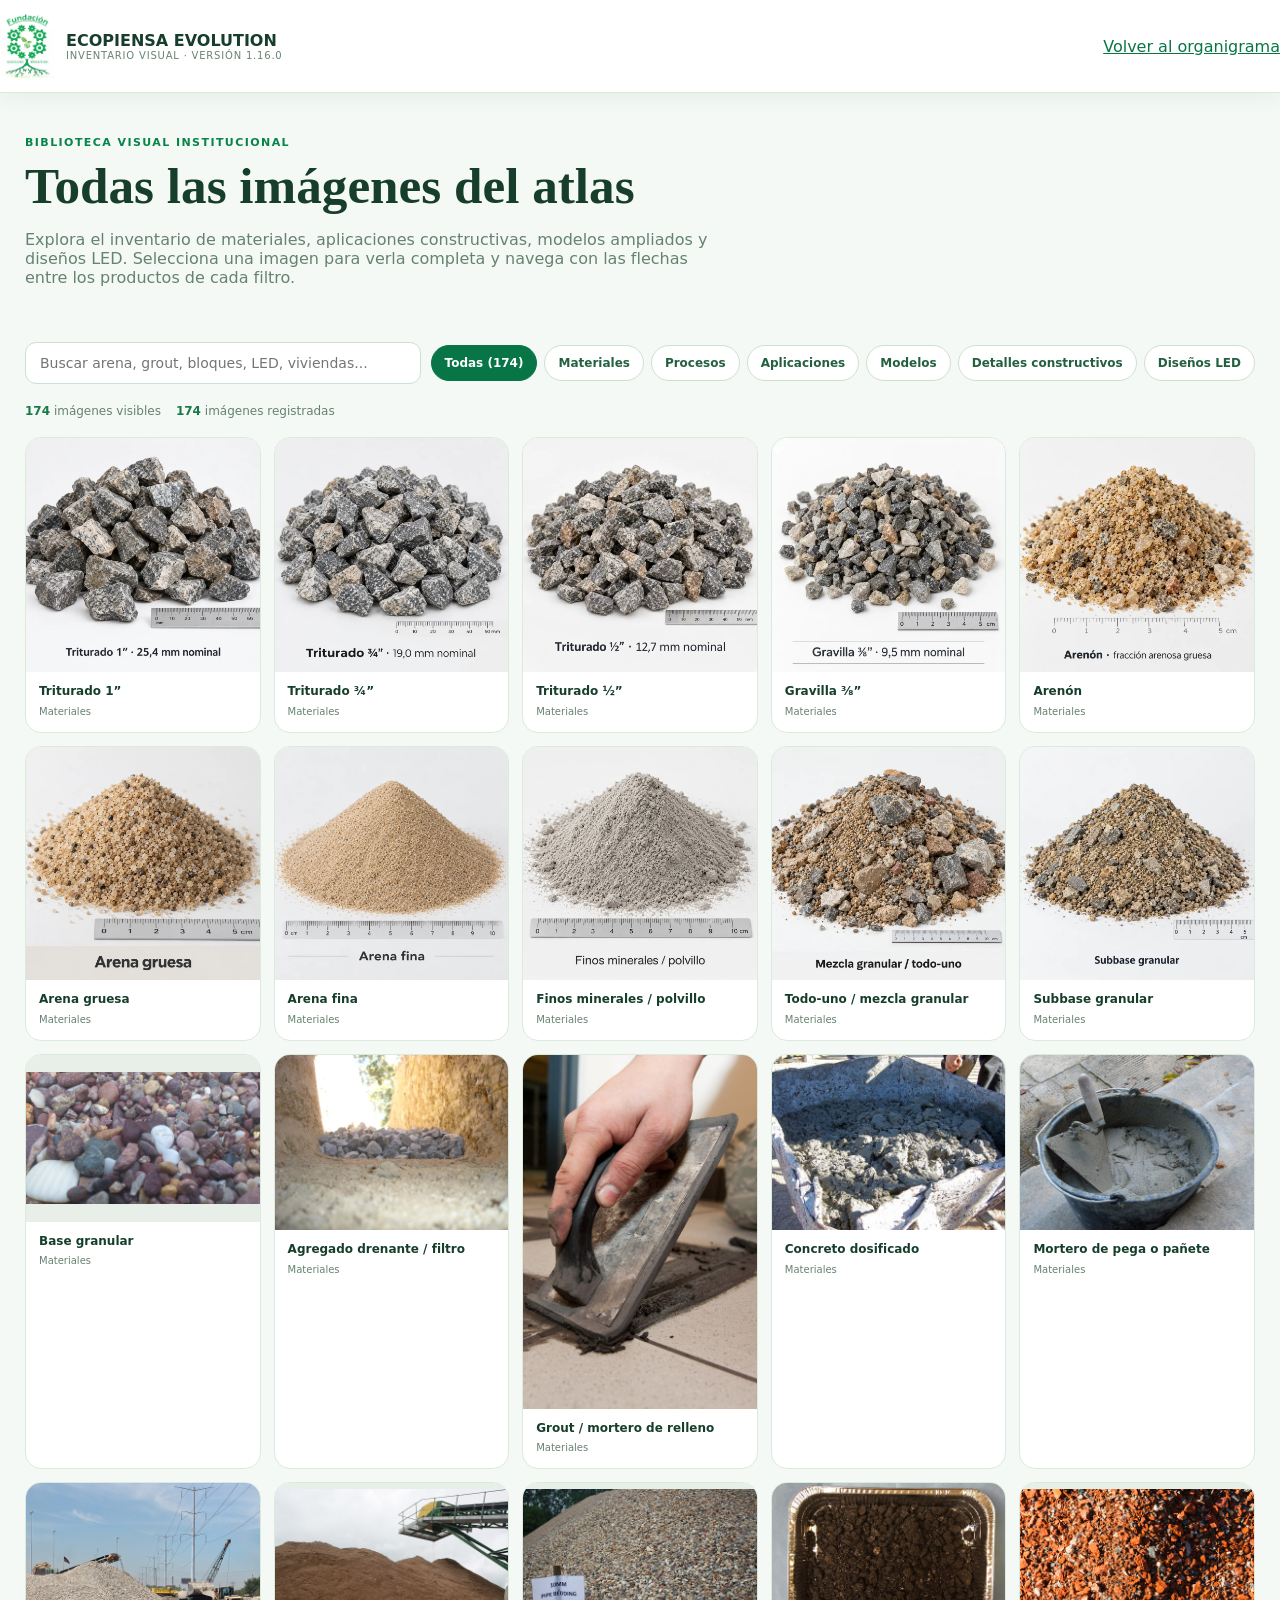
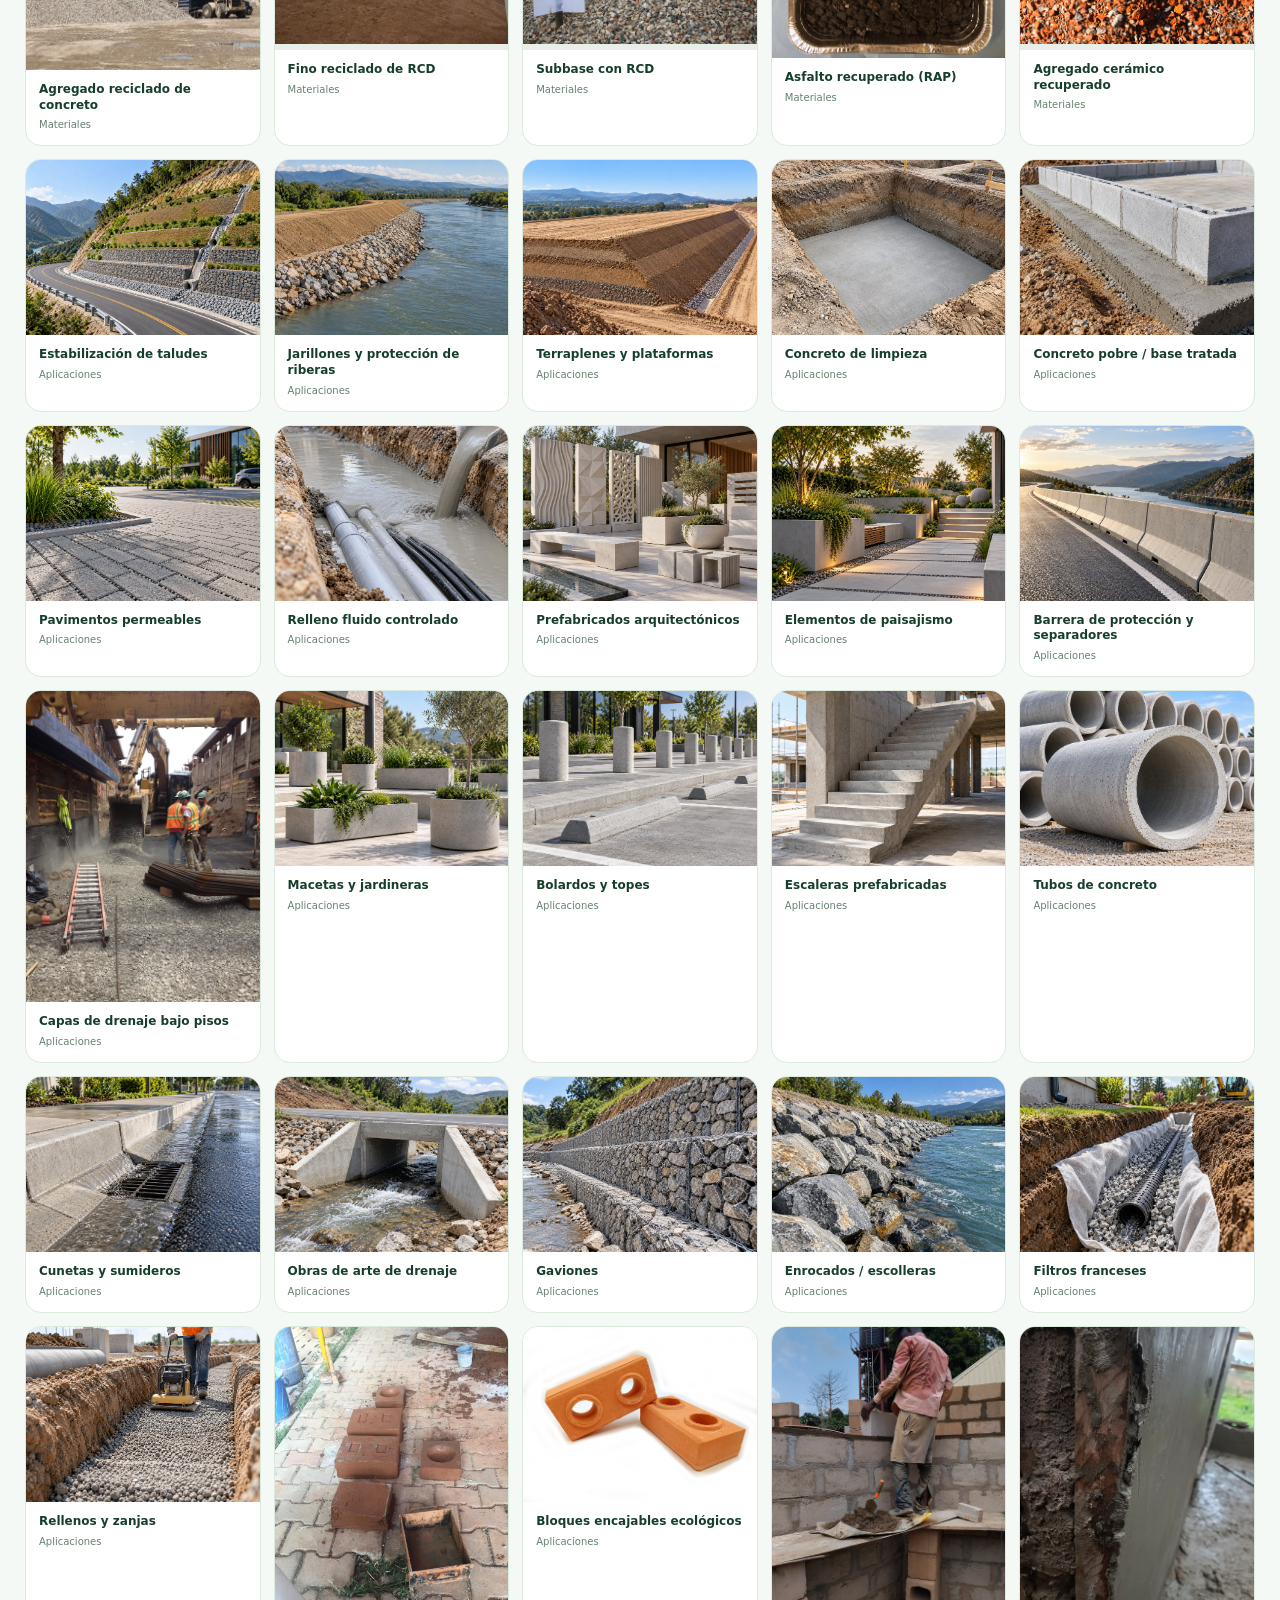
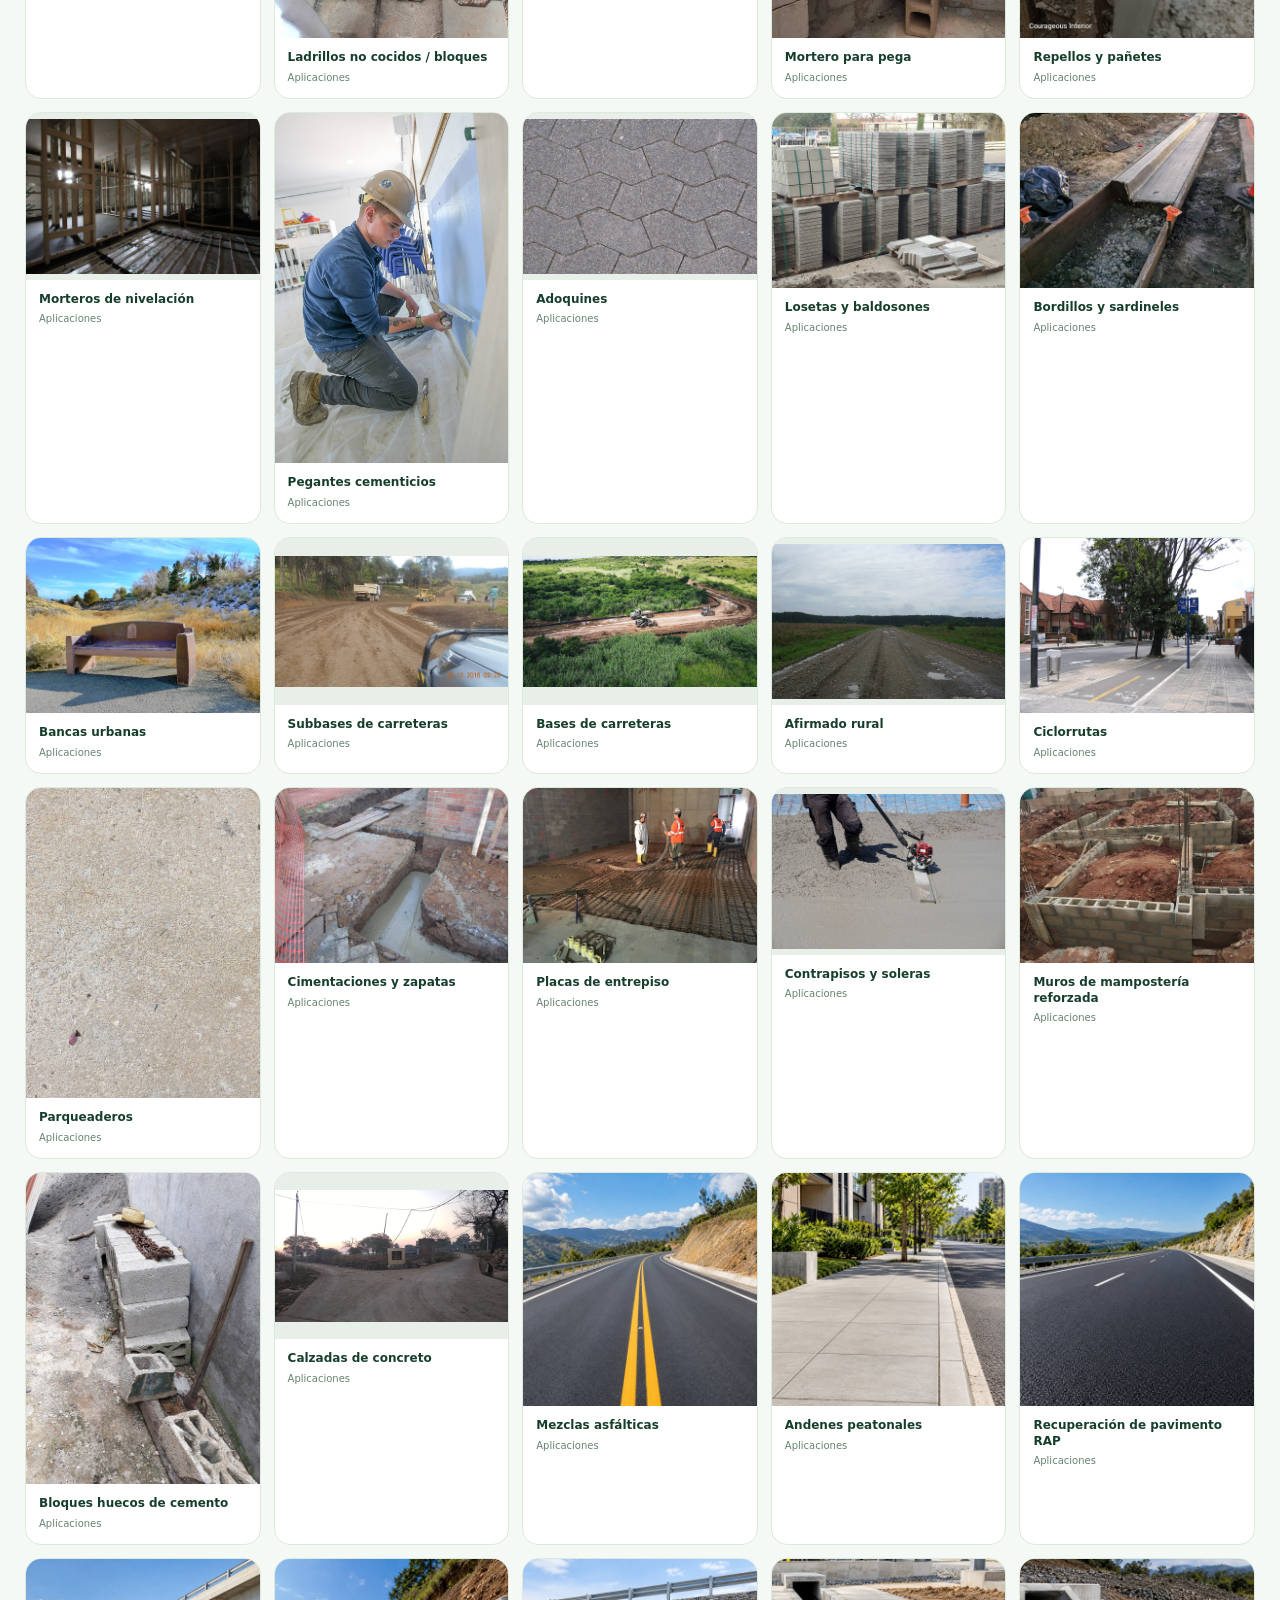
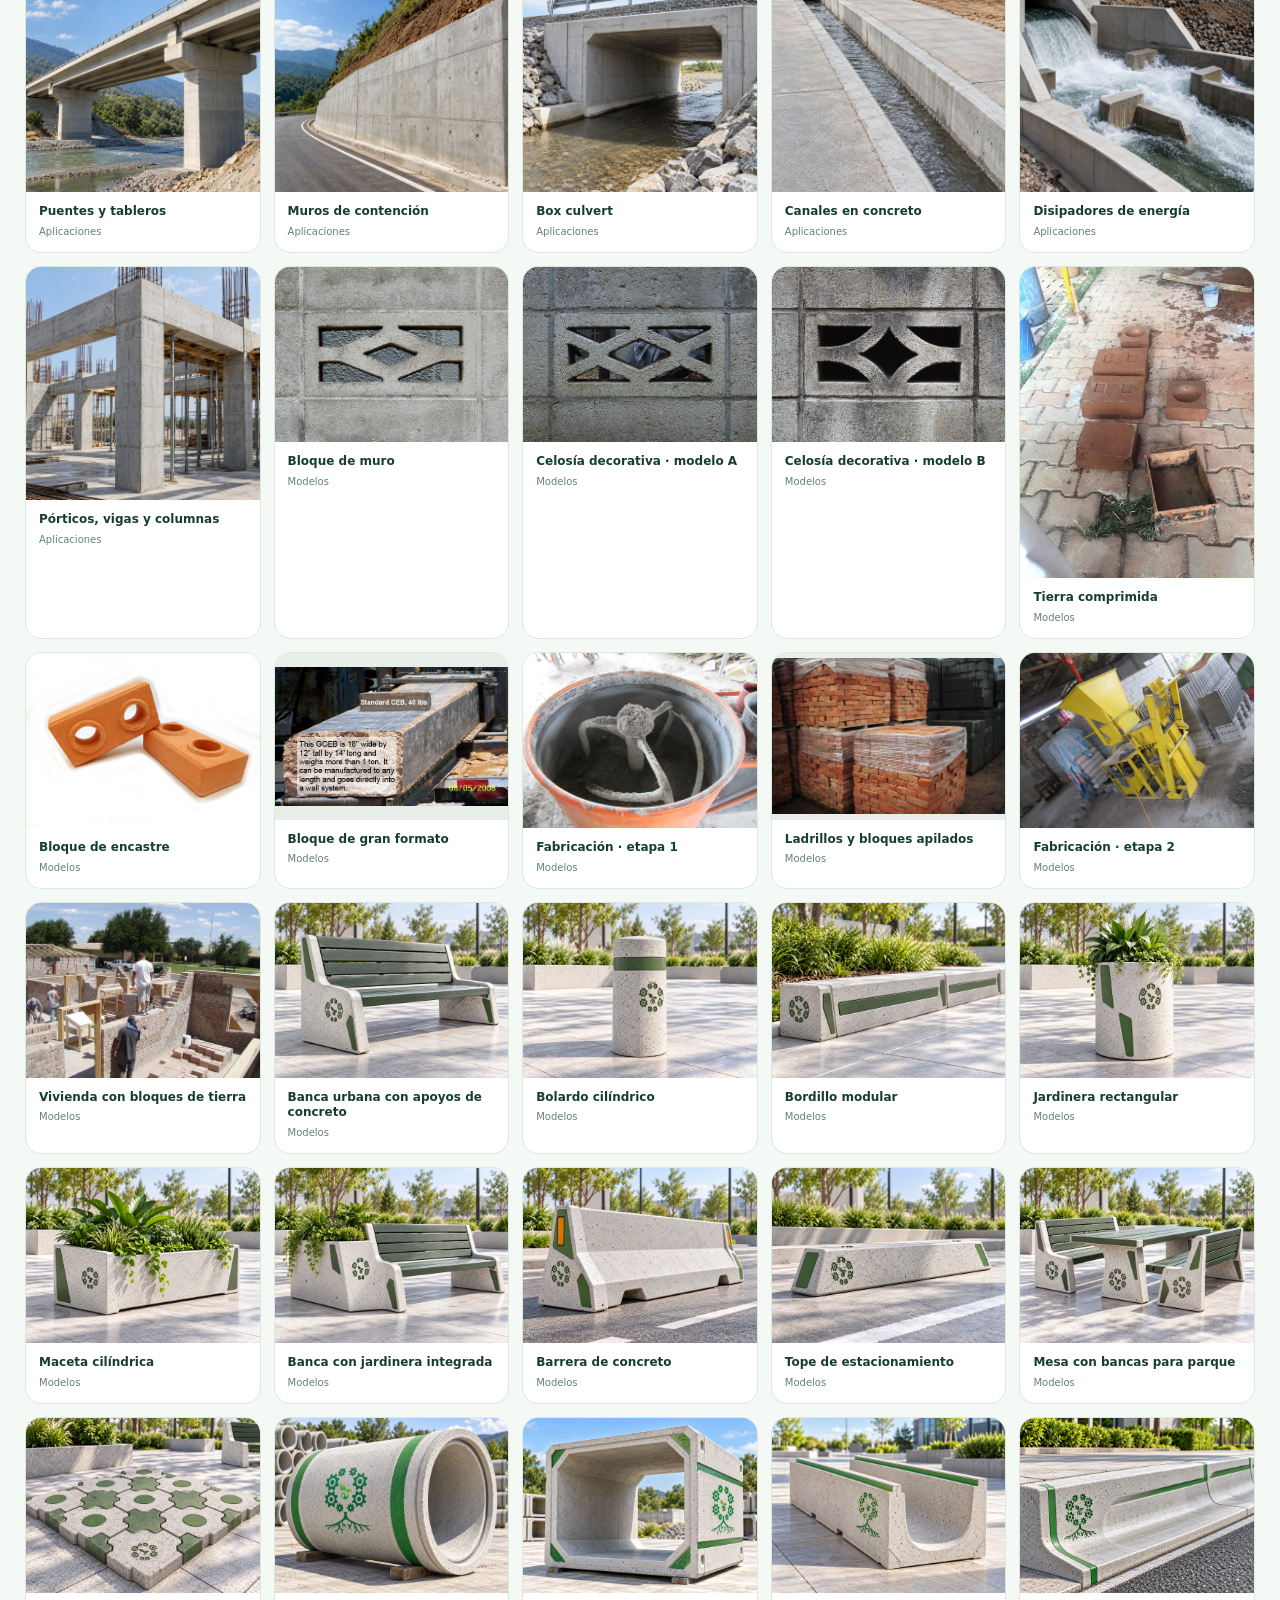
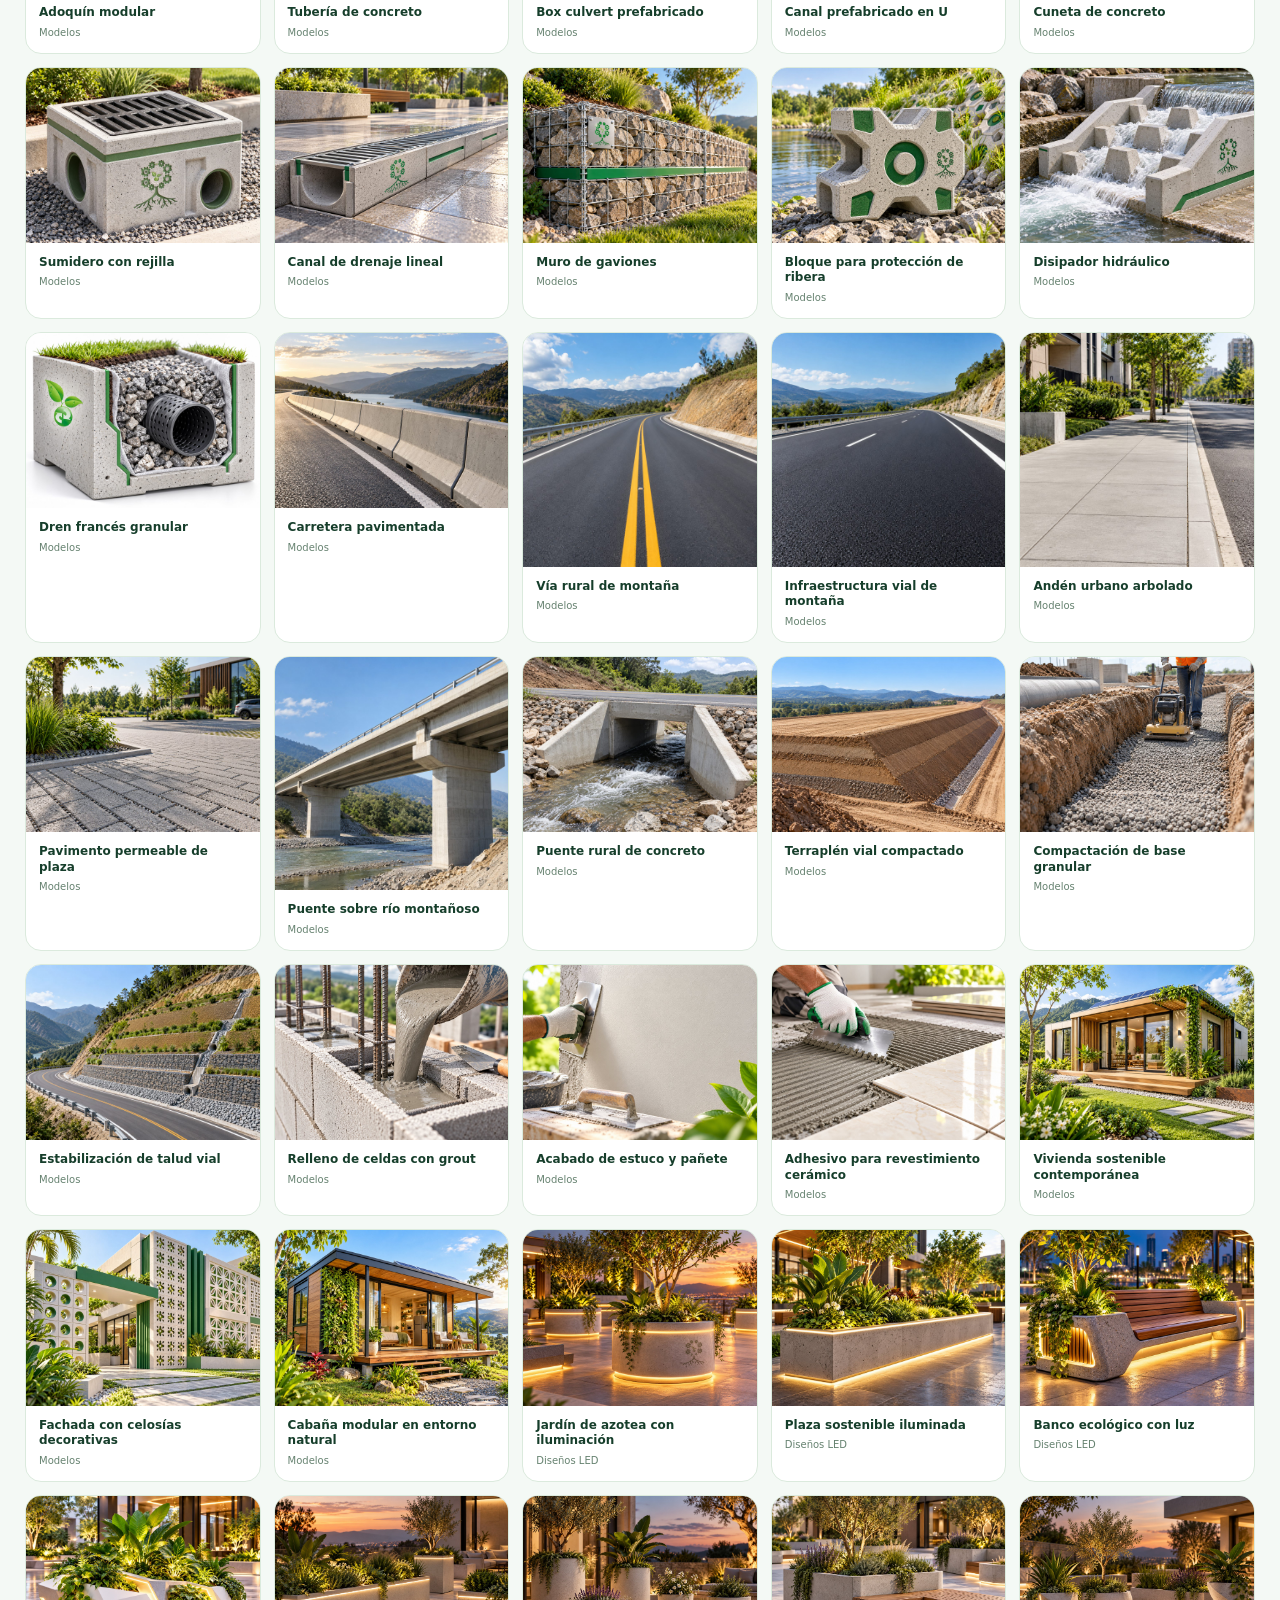
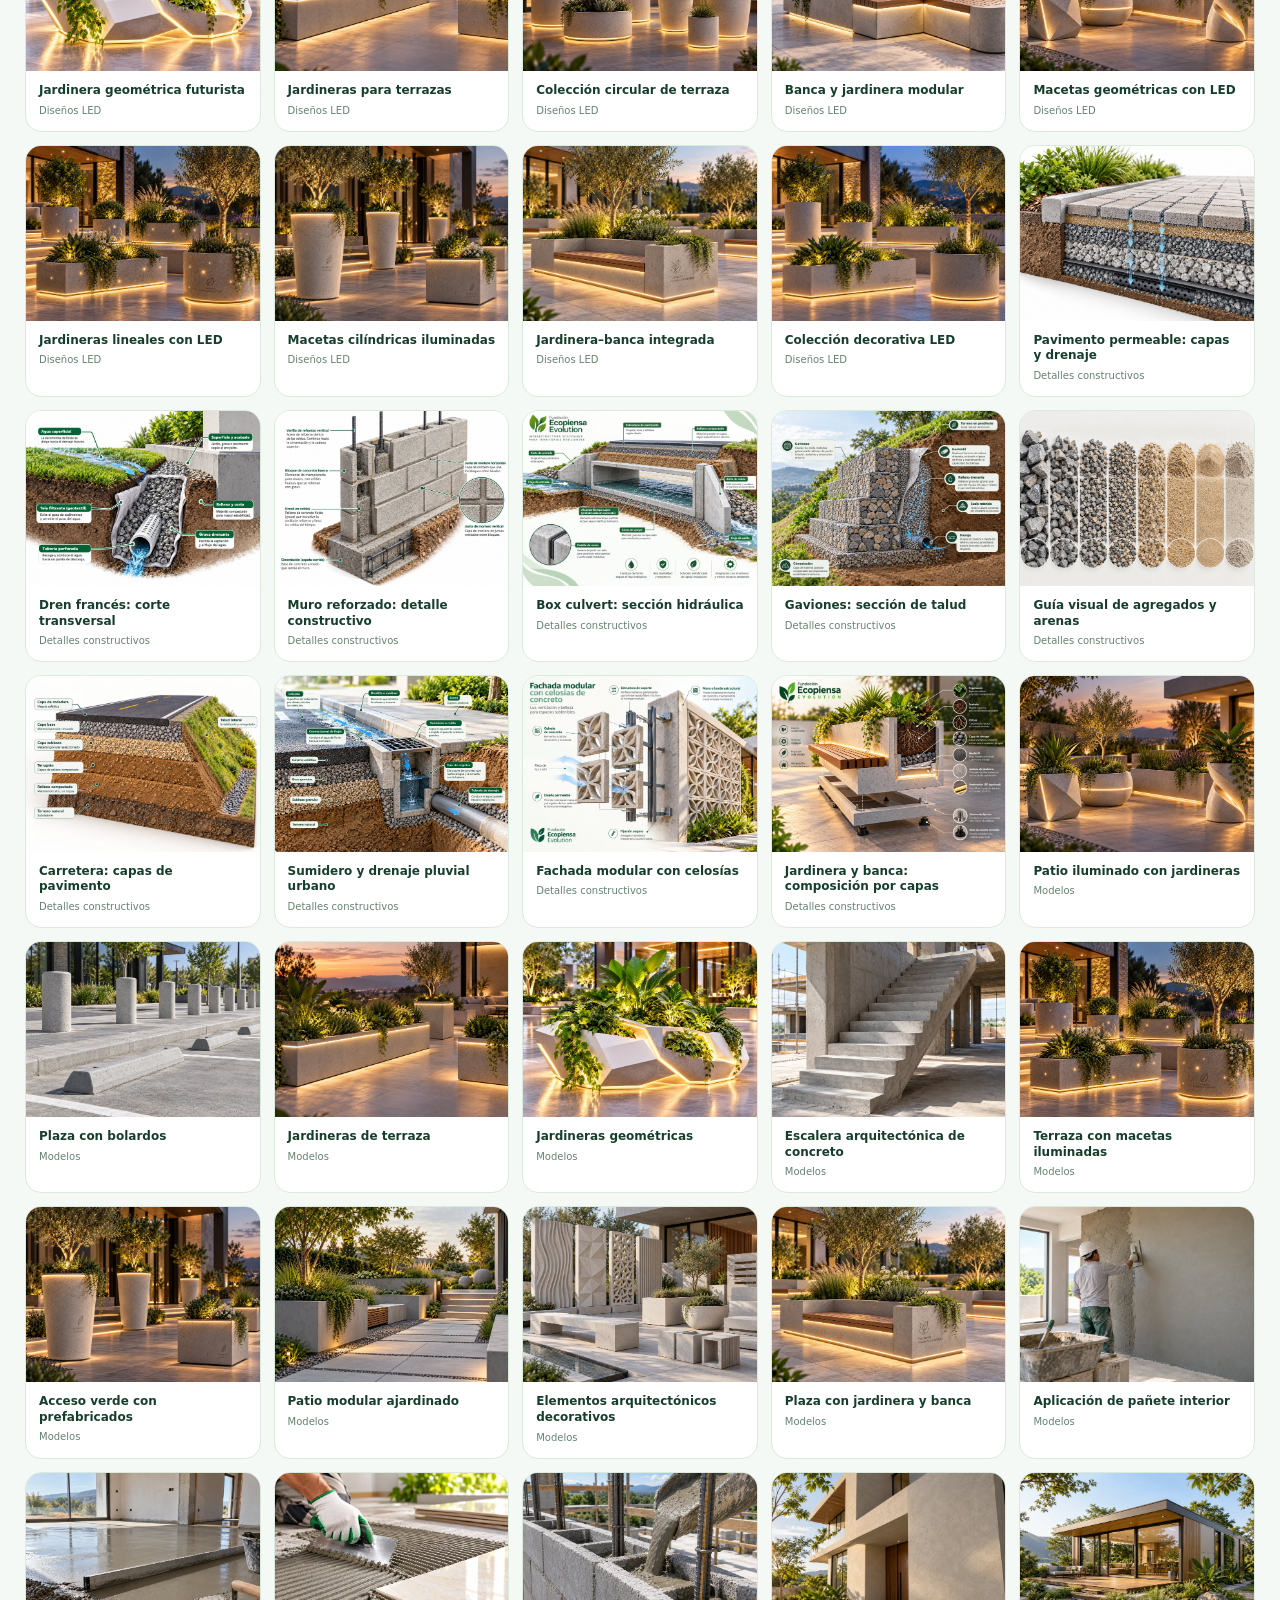
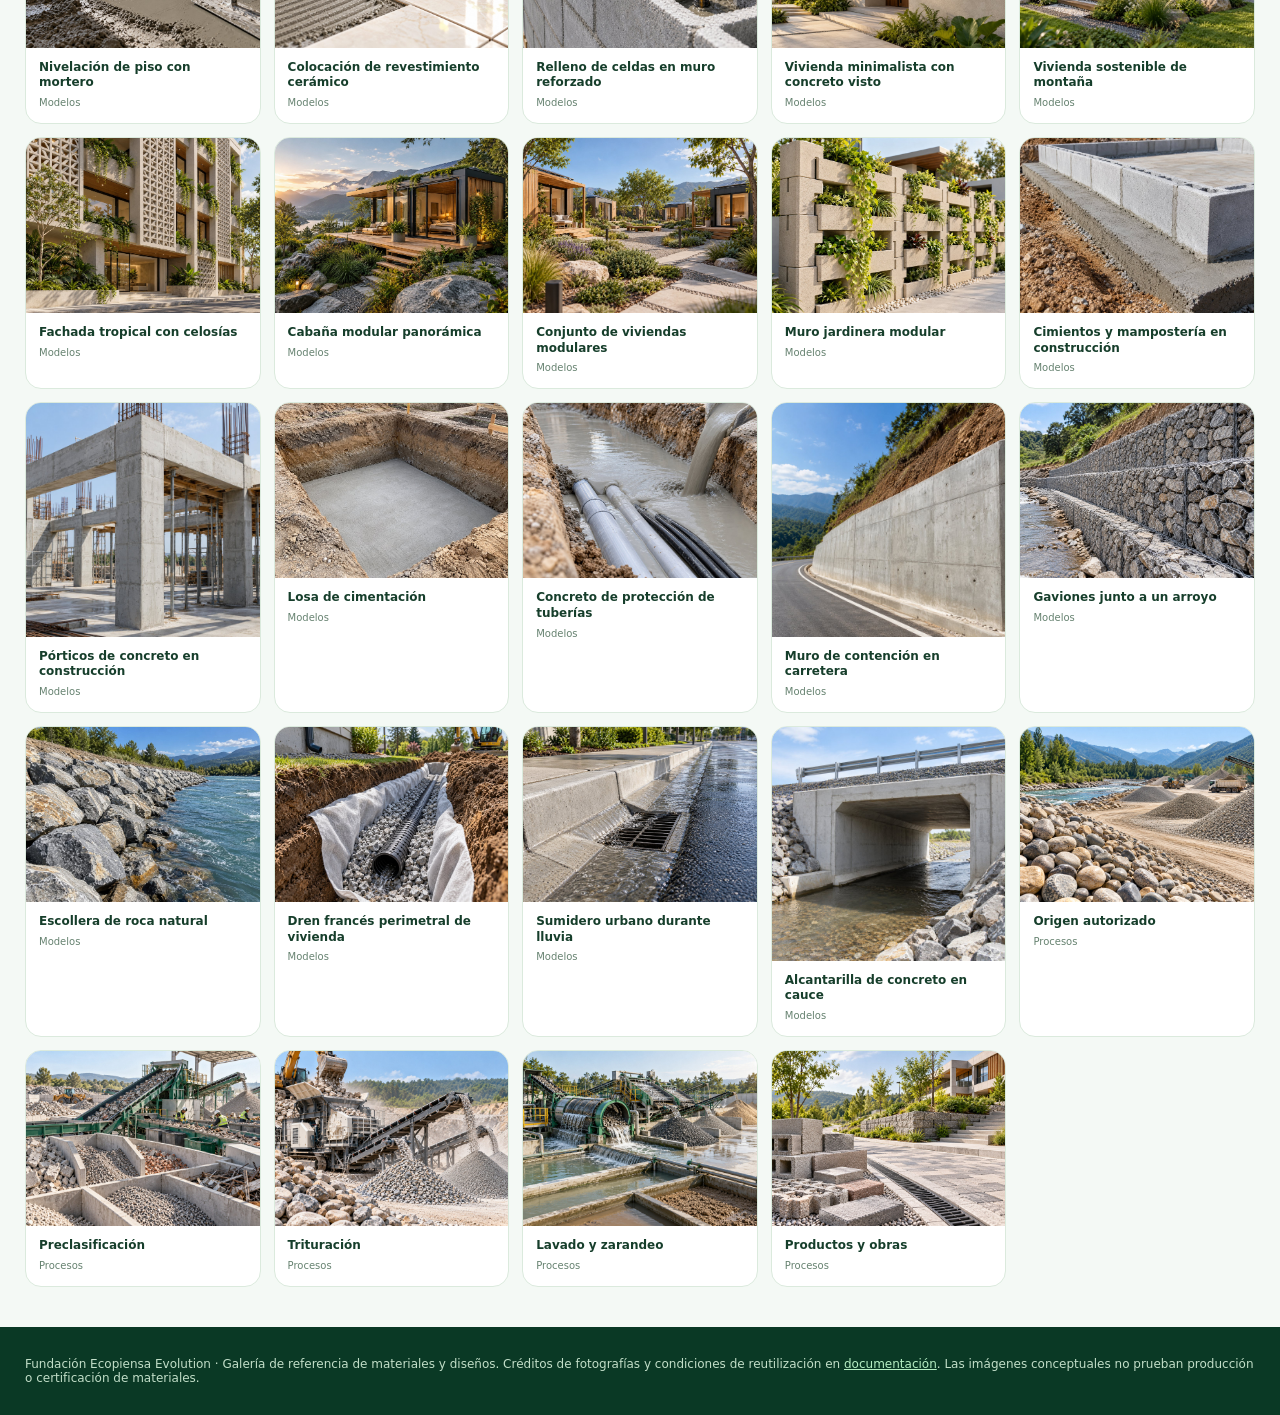
<file: galeria-completa.html>
<!doctype html>
<html lang="es">
<head>
<meta charset="utf-8">
<meta name="viewport" content="width=device-width, initial-scale=1">
<meta name="theme-color" content="#076b3b">
<meta name="description" content="Galería completa y verificable de imágenes del proyecto de Fundación Ecopiensa Evolution.">
<title>Galería completa | Fundación Ecopiensa Evolution</title>
<style>
:root{--green:#087546;--ink:#163e2b;--muted:#668270;--line:#dbeadd}
*{box-sizing:border-box}html{scroll-behavior:smooth}body{margin:0;background:#f4f9f5;color:var(--ink);font-family:system-ui,-apple-system,Segoe UI,Arial,sans-serif}
a{color:var(--green)}
.container{max-width:1420px;padding:0 25px;margin:auto}
header{background:#fff;border-bottom:1px solid var(--line);box-shadow:0 4px 20px #143c2510}
.head{display:flex;align-items:center;justify-content:space-between;gap:15px;padding:14px 0}
.identity{display:flex;gap:12px;align-items:center;font-weight:850;text-decoration:none;color:var(--ink)}.identity img{width:54px;height:64px;object-fit:contain}
.identity small{display:block;color:var(--muted);font-weight:500;font-size:10px;letter-spacing:.08em}
.hero{padding:38px 0 22px}.hero h1{font:700 clamp(31px,4vw,52px)/1.1 Georgia,serif;margin:8px 0 12px}
.hero p{max-width:700px;color:var(--muted)}
.tag{font-size:11px;text-transform:uppercase;letter-spacing:.13em;color:#078448;font-weight:850}
.controls{display:flex;align-items:center;gap:10px;flex-wrap:wrap;padding:17px 0 20px}
.search{border:1px solid #cee0d0;background:#fff;border-radius:11px;min-width:200px;flex:1;padding:12px 14px;font:inherit;font-size:14px}
button{cursor:pointer;font:inherit}
.filters{display:flex;gap:7px;flex-wrap:wrap}
.filter{border:1px solid #cee0d0;border-radius:100px;background:white;color:#226040;padding:10px 13px;font-size:12px;font-weight:750}
.filter.active{background:var(--green);border-color:var(--green);color:white}
.stats{display:flex;gap:15px;color:var(--muted);font-size:12px;flex-wrap:wrap;margin-bottom:19px}.stats strong{color:#187a49}
.grid{display:grid;grid-template-columns:repeat(5,minmax(0,1fr));gap:13px;padding-bottom:40px}
.tile{padding:0;overflow:hidden;text-align:left;border:1px solid var(--line);background:white;border-radius:16px;color:var(--ink);display:flex;flex-direction:column;min-width:0}
.tile:hover{transform:translateY(-2px);box-shadow:0 12px 30px #144b2624;border-color:#63a47b}
.thumb{aspect-ratio:1.4;position:relative;display:block;background:#e8efe8;width:100%}.thumb img{height:100%;width:100%;object-fit:contain;display:block}
.thumb .fail{display:none;position:absolute;inset:0;align-items:center;justify-content:center;background:#fff2e8;color:#a74525;font-size:12px;padding:14px;text-align:center}
.tile.missing .fail{display:flex}.tile.missing img{opacity:0}
.tile-details{padding:12px 13px 15px;display:flex;flex-direction:column;gap:6px;flex:1}
.tile-details strong{line-height:1.3;font-size:12px}.tile-details small{font-size:10px;color:var(--muted)}
footer{padding:30px 0;background:#0a3925;color:#c2dec8;font-size:12px}
footer a{color:#b6efc4}
.viewer{display:none;position:fixed;inset:0;z-index:25;background:#0b2019f0;padding:25px;align-items:center;justify-content:center}
.viewer.open{display:flex}
.viewer-panel{width:min(1150px,100%);max-height:95vh;display:flex;flex-direction:column;gap:10px;align-items:center;color:#fff}
.viewer-image{width:100%;height:min(70vh,820px);object-fit:contain;display:block;background:#1c3028;border-radius:11px}
.viewer-actions{display:flex;align-items:center;gap:12px;flex-wrap:wrap;justify-content:center}
.viewer-actions button{background:white;border:0;color:#104e2e;font-weight:750;padding:9px 15px;border-radius:9px}
.viewer-title{font-size:15px;text-align:center;font-weight:750}
.empty{padding:45px;text-align:center;color:var(--muted)}
@media(max-width:1100px){.grid{grid-template-columns:repeat(4,1fr)}}
@media(max-width:790px){.grid{grid-template-columns:repeat(3,1fr)}.head{align-items:start}}
@media(max-width:580px){.grid{grid-template-columns:repeat(2,1fr);gap:9px}.container{padding:0 14px}.tile-details{padding:10px}.identity img{width:42px;height:51px}}
@media(max-width:370px){.grid{grid-template-columns:1fr}}
</style>
</head>
<body>
<header><div class="container head"><a class="identity" href="index.html"><img src="identidad/logo-fundacion-oficial.png" alt="Logo Fundación Ecopiensa Evolution"><span>ECOPIENSA EVOLUTION<small>INVENTARIO VISUAL · VERSIÓN 1.16.0</small></span></a><a href="index.html#organigrama">Volver al organigrama</a></div></header>
<main class="container">
<section class="hero"><span class="tag">Biblioteca visual institucional</span><h1>Todas las imágenes del atlas</h1><p>Explora el inventario de materiales, aplicaciones constructivas, modelos ampliados y diseños LED. Selecciona una imagen para verla completa y navega con las flechas entre los productos de cada filtro.</p></section>
<section class="controls"><input class="search" id="query" type="search" placeholder="Buscar arena, grout, bloques, LED, viviendas..." aria-label="Buscar imágenes"><div id="filters" class="filters" aria-label="Filtrar por colección"></div></section>
<div class="stats"><span><strong id="shown">174</strong> imágenes visibles</span><span><strong>174</strong> imágenes registradas</span><span id="errors" aria-live="polite"></span></div>
<section class="grid" id="grid"></section><p id="empty" class="empty" hidden>Sin resultados para esa búsqueda.</p>
</main>
<footer><div class="container">Fundación Ecopiensa Evolution · Galería de referencia de materiales y diseños. Créditos de fotografías y condiciones de reutilización en <a href="CREDITOS-IMAGENES.md">documentación</a>. Las imágenes conceptuales no prueban producción o certificación de materiales.</div></footer>
<div id="viewer" class="viewer" role="dialog" aria-modal="true" aria-label="Visor de imágenes"><div class="viewer-panel"><div class="viewer-actions"><button onclick="closeViewer()" type="button">Cerrar ×</button><button onclick="move(-1)" type="button">← Anterior</button><button onclick="move(1)" type="button">Siguiente →</button></div><img id="large" class="viewer-image" alt=""><div id="viewerTitle" class="viewer-title"></div></div></div>
<script>
const inventory=[{"group":"Materiales","name":"Triturado 1”","path":"imagenes/materiales/paquete-01/t1.jpg"},{"group":"Materiales","name":"Triturado ¾”","path":"imagenes/materiales/paquete-01/t2.jpg"},{"group":"Materiales","name":"Triturado ½”","path":"imagenes/materiales/paquete-01/t3.jpg"},{"group":"Materiales","name":"Gravilla ⅜”","path":"imagenes/materiales/paquete-01/t4.jpg"},{"group":"Materiales","name":"Arenón","path":"imagenes/materiales/paquete-01/an.jpg"},{"group":"Materiales","name":"Arena gruesa","path":"imagenes/materiales/paquete-01/ag.jpg"},{"group":"Materiales","name":"Arena fina","path":"imagenes/materiales/paquete-01/af.jpg"},{"group":"Materiales","name":"Finos minerales / polvillo","path":"imagenes/materiales/paquete-01/pl.jpg"},{"group":"Materiales","name":"Todo-uno / mezcla granular","path":"imagenes/materiales/paquete-01/mi.jpg"},{"group":"Materiales","name":"Subbase granular","path":"imagenes/materiales/paquete-01/bs.jpg"},{"group":"Materiales","name":"Base granular","path":"imagenes/materiales/paquete-02/bg.jpg"},{"group":"Materiales","name":"Agregado drenante / filtro","path":"imagenes/materiales/paquete-02/dr.jpg"},{"group":"Materiales","name":"Grout / mortero de relleno","path":"imagenes/materiales/paquete-02/gr.jpg"},{"group":"Materiales","name":"Concreto dosificado","path":"imagenes/materiales/paquete-02/co.jpg"},{"group":"Materiales","name":"Mortero de pega o pañete","path":"imagenes/materiales/paquete-02/mo.jpg"},{"group":"Materiales","name":"Agregado reciclado de concreto","path":"imagenes/materiales/paquete-02/rc.jpg"},{"group":"Materiales","name":"Fino reciclado de RCD","path":"imagenes/materiales/paquete-02/rf.jpg"},{"group":"Materiales","name":"Subbase con RCD","path":"imagenes/materiales/paquete-02/rs.jpg"},{"group":"Materiales","name":"Asfalto recuperado (RAP)","path":"imagenes/materiales/paquete-02/ra.jpg"},{"group":"Materiales","name":"Agregado cerámico recuperado","path":"imagenes/materiales/paquete-02/rm.jpg"},{"group":"Aplicaciones","name":"Estabilización de taludes","path":"imagenes/aplicaciones/paquete-07/estabilizacion-taludes.jpg"},{"group":"Aplicaciones","name":"Jarillones y protección de riberas","path":"imagenes/aplicaciones/paquete-07/jarillones-riberas.jpg"},{"group":"Aplicaciones","name":"Terraplenes y plataformas","path":"imagenes/aplicaciones/paquete-07/terraplenes-plataformas.jpg"},{"group":"Aplicaciones","name":"Concreto de limpieza","path":"imagenes/aplicaciones/paquete-07/concreto-limpieza.jpg"},{"group":"Aplicaciones","name":"Concreto pobre / base tratada","path":"imagenes/aplicaciones/paquete-07/concreto-pobre.jpg"},{"group":"Aplicaciones","name":"Pavimentos permeables","path":"imagenes/aplicaciones/paquete-07/pavimentos-permeables.jpg"},{"group":"Aplicaciones","name":"Relleno fluido controlado","path":"imagenes/aplicaciones/paquete-07/relleno-fluido.jpg"},{"group":"Aplicaciones","name":"Prefabricados arquitectónicos","path":"imagenes/aplicaciones/paquete-07/prefabricados-arquitectonicos.jpg"},{"group":"Aplicaciones","name":"Elementos de paisajismo","path":"imagenes/aplicaciones/paquete-07/paisajismo.jpg"},{"group":"Aplicaciones","name":"Barrera de protección y separadores","path":"imagenes/aplicaciones/paquete-07/barreras-separadores.jpg"},{"group":"Aplicaciones","name":"Capas de drenaje bajo pisos","path":"imagenes/aplicaciones/paquete-08/drenaje-bajo-pisos.jpg"},{"group":"Aplicaciones","name":"Macetas y jardineras","path":"imagenes/aplicaciones/paquete-06/macetas-jardineras.jpg"},{"group":"Aplicaciones","name":"Bolardos y topes","path":"imagenes/aplicaciones/paquete-06/bolardos-topes.jpg"},{"group":"Aplicaciones","name":"Escaleras prefabricadas","path":"imagenes/aplicaciones/paquete-06/escaleras-prefabricadas.jpg"},{"group":"Aplicaciones","name":"Tubos de concreto","path":"imagenes/aplicaciones/paquete-06/tubos-concreto.jpg"},{"group":"Aplicaciones","name":"Cunetas y sumideros","path":"imagenes/aplicaciones/paquete-06/cunetas-sumideros.jpg"},{"group":"Aplicaciones","name":"Obras de arte de drenaje","path":"imagenes/aplicaciones/paquete-06/obras-arte-drenaje.jpg"},{"group":"Aplicaciones","name":"Gaviones","path":"imagenes/aplicaciones/paquete-06/gaviones.jpg"},{"group":"Aplicaciones","name":"Enrocados / escolleras","path":"imagenes/aplicaciones/paquete-06/enrocados-escolleras.jpg"},{"group":"Aplicaciones","name":"Filtros franceses","path":"imagenes/aplicaciones/paquete-06/filtros-franceses.jpg"},{"group":"Aplicaciones","name":"Rellenos y zanjas","path":"imagenes/aplicaciones/paquete-06/rellenos-zanjas.jpg"},{"group":"Aplicaciones","name":"Ladrillos no cocidos / bloques","path":"imagenes/aplicaciones/paquete-05/ladrillos-no-cocidos.jpg"},{"group":"Aplicaciones","name":"Bloques encajables ecológicos","path":"imagenes/aplicaciones/paquete-05/bloques-encajables-ecologicos.jpg"},{"group":"Aplicaciones","name":"Mortero para pega","path":"imagenes/aplicaciones/paquete-05/mortero-pega.jpg"},{"group":"Aplicaciones","name":"Repellos y pañetes","path":"imagenes/aplicaciones/paquete-05/repellos-panetes.jpg"},{"group":"Aplicaciones","name":"Morteros de nivelación","path":"imagenes/aplicaciones/paquete-05/morteros-nivelacion.jpg"},{"group":"Aplicaciones","name":"Pegantes cementicios","path":"imagenes/aplicaciones/paquete-05/pegantes-cementicios.jpg"},{"group":"Aplicaciones","name":"Adoquines","path":"imagenes/aplicaciones/paquete-05/adoquines.jpg"},{"group":"Aplicaciones","name":"Losetas y baldosones","path":"imagenes/aplicaciones/paquete-05/losetas-baldosones.jpg"},{"group":"Aplicaciones","name":"Bordillos y sardineles","path":"imagenes/aplicaciones/paquete-05/bordillos-sardineles.jpg"},{"group":"Aplicaciones","name":"Bancas urbanas","path":"imagenes/aplicaciones/paquete-05/bancas-urbanas.jpg"},{"group":"Aplicaciones","name":"Subbases de carreteras","path":"imagenes/aplicaciones/paquete-04/subbases-carreteras.jpg"},{"group":"Aplicaciones","name":"Bases de carreteras","path":"imagenes/aplicaciones/paquete-04/bases-carreteras.jpg"},{"group":"Aplicaciones","name":"Afirmado rural","path":"imagenes/aplicaciones/paquete-04/afirmado-rural.jpg"},{"group":"Aplicaciones","name":"Ciclorrutas","path":"imagenes/aplicaciones/paquete-04/ciclorrutas.jpg"},{"group":"Aplicaciones","name":"Parqueaderos","path":"imagenes/aplicaciones/paquete-04/parqueaderos.jpg"},{"group":"Aplicaciones","name":"Cimentaciones y zapatas","path":"imagenes/aplicaciones/paquete-04/cimentaciones-zapatas.jpg"},{"group":"Aplicaciones","name":"Placas de entrepiso","path":"imagenes/aplicaciones/paquete-04/placas-entrepiso.jpg"},{"group":"Aplicaciones","name":"Contrapisos y soleras","path":"imagenes/aplicaciones/paquete-04/contrapisos-soleras.jpg"},{"group":"Aplicaciones","name":"Muros de mampostería reforzada","path":"imagenes/aplicaciones/paquete-04/mamposteria-reforzada.jpg"},{"group":"Aplicaciones","name":"Bloques huecos de cemento","path":"imagenes/aplicaciones/paquete-04/bloques-huecos-cemento.jpg"},{"group":"Aplicaciones","name":"Calzadas de concreto","path":"imagenes/aplicaciones/paquete-03/calzadas-concreto.jpg"},{"group":"Aplicaciones","name":"Mezclas asfálticas","path":"imagenes/aplicaciones/paquete-03/mezclas-asfalticas.jpg"},{"group":"Aplicaciones","name":"Andenes peatonales","path":"imagenes/aplicaciones/paquete-03/andenes-peatonales.jpg"},{"group":"Aplicaciones","name":"Recuperación de pavimento RAP","path":"imagenes/aplicaciones/paquete-03/recuperacion-pavimento-rap.jpg"},{"group":"Aplicaciones","name":"Puentes y tableros","path":"imagenes/aplicaciones/paquete-03/puentes-y-tableros.jpg"},{"group":"Aplicaciones","name":"Muros de contención","path":"imagenes/aplicaciones/paquete-03/muros-contencion.jpg"},{"group":"Aplicaciones","name":"Box culvert","path":"imagenes/aplicaciones/paquete-03/box-culvert.jpg"},{"group":"Aplicaciones","name":"Canales en concreto","path":"imagenes/aplicaciones/paquete-03/canales-concreto.jpg"},{"group":"Aplicaciones","name":"Disipadores de energía","path":"imagenes/aplicaciones/paquete-03/disipadores-energia.jpg"},{"group":"Aplicaciones","name":"Pórticos, vigas y columnas","path":"imagenes/aplicaciones/paquete-03/porticos-vigas-columnas.jpg"},{"group":"Modelos","name":"Bloque de muro","path":"imagenes/modelos/paquete-09-bloques/bloque-muro.jpg"},{"group":"Modelos","name":"Celosía decorativa · modelo A","path":"imagenes/modelos/paquete-09-bloques/celosia-01.jpg"},{"group":"Modelos","name":"Celosía decorativa · modelo B","path":"imagenes/modelos/paquete-09-bloques/celosia-02.jpg"},{"group":"Modelos","name":"Tierra comprimida","path":"imagenes/modelos/paquete-09-bloques/tierra-comprimida.jpg"},{"group":"Modelos","name":"Bloque de encastre","path":"imagenes/modelos/paquete-09-bloques/encajable.jpg"},{"group":"Modelos","name":"Bloque de gran formato","path":"imagenes/modelos/paquete-09-bloques/bloque-grande.jpg"},{"group":"Modelos","name":"Fabricación · etapa 1","path":"imagenes/modelos/paquete-09-bloques/fabricacion-bloques.jpg"},{"group":"Modelos","name":"Ladrillos y bloques apilados","path":"imagenes/modelos/paquete-09-bloques/ladrillos-bloques.jpg"},{"group":"Modelos","name":"Fabricación · etapa 2","path":"imagenes/modelos/paquete-09-bloques/fabricacion-02.jpg"},{"group":"Modelos","name":"Vivienda con bloques de tierra","path":"imagenes/modelos/paquete-09-bloques/vivienda-ceb.jpg"},{"group":"Modelos","name":"Banca urbana con apoyos de concreto","path":"imagenes/modelos/paquete-10-mobiliario/banca-urbana.jpg"},{"group":"Modelos","name":"Bolardo cilíndrico","path":"imagenes/modelos/paquete-10-mobiliario/bolardo.jpg"},{"group":"Modelos","name":"Bordillo modular","path":"imagenes/modelos/paquete-10-mobiliario/bordillo.jpg"},{"group":"Modelos","name":"Jardinera rectangular","path":"imagenes/modelos/paquete-10-mobiliario/jardinera-lineal.jpg"},{"group":"Modelos","name":"Maceta cilíndrica","path":"imagenes/modelos/paquete-10-mobiliario/jardinera-cilindrica.jpg"},{"group":"Modelos","name":"Banca con jardinera integrada","path":"imagenes/modelos/paquete-10-mobiliario/banca-jardinera.jpg"},{"group":"Modelos","name":"Barrera de concreto","path":"imagenes/modelos/paquete-10-mobiliario/barrera-vial.jpg"},{"group":"Modelos","name":"Tope de estacionamiento","path":"imagenes/modelos/paquete-10-mobiliario/estacionamiento-tope.jpg"},{"group":"Modelos","name":"Mesa con bancas para parque","path":"imagenes/modelos/paquete-10-mobiliario/mesa-picnic.jpg"},{"group":"Modelos","name":"Adoquín modular","path":"imagenes/modelos/paquete-10-mobiliario/adoquin-modular.jpg"},{"group":"Modelos","name":"Tubería de concreto","path":"imagenes/modelos/paquete-11-drenajes/tubo-concreto.jpg"},{"group":"Modelos","name":"Box culvert prefabricado","path":"imagenes/modelos/paquete-11-drenajes/box-culvert.jpg"},{"group":"Modelos","name":"Canal prefabricado en U","path":"imagenes/modelos/paquete-11-drenajes/canal-prefabricado.jpg"},{"group":"Modelos","name":"Cuneta de concreto","path":"imagenes/modelos/paquete-11-drenajes/cuneta-concreto.jpg"},{"group":"Modelos","name":"Sumidero con rejilla","path":"imagenes/modelos/paquete-11-drenajes/sumidero-modular.jpg"},{"group":"Modelos","name":"Canal de drenaje lineal","path":"imagenes/modelos/paquete-11-drenajes/canal-lineal.jpg"},{"group":"Modelos","name":"Muro de gaviones","path":"imagenes/modelos/paquete-11-drenajes/gabion-modular.jpg"},{"group":"Modelos","name":"Bloque para protección de ribera","path":"imagenes/modelos/paquete-11-drenajes/proteccion-ribera.jpg"},{"group":"Modelos","name":"Disipador hidráulico","path":"imagenes/modelos/paquete-11-drenajes/disipador-energia.jpg"},{"group":"Modelos","name":"Dren francés granular","path":"imagenes/modelos/paquete-11-drenajes/dren-frances.jpg"},{"group":"Modelos","name":"Carretera pavimentada","path":"imagenes/modelos/paquete-12-vias/carretera-pavimento.jpg"},{"group":"Modelos","name":"Vía rural de montaña","path":"imagenes/modelos/paquete-12-vias/via-rural.jpg"},{"group":"Modelos","name":"Infraestructura vial de montaña","path":"imagenes/modelos/paquete-12-vias/via-montana.jpg"},{"group":"Modelos","name":"Andén urbano arbolado","path":"imagenes/modelos/paquete-12-vias/anden-peatonal.jpg"},{"group":"Modelos","name":"Pavimento permeable de plaza","path":"imagenes/modelos/paquete-12-vias/pavimento-permeable.jpg"},{"group":"Modelos","name":"Puente sobre río montañoso","path":"imagenes/modelos/paquete-12-vias/puente-principal.jpg"},{"group":"Modelos","name":"Puente rural de concreto","path":"imagenes/modelos/paquete-12-vias/puente-rural.jpg"},{"group":"Modelos","name":"Terraplén vial compactado","path":"imagenes/modelos/paquete-12-vias/base-terraplen.jpg"},{"group":"Modelos","name":"Compactación de base granular","path":"imagenes/modelos/paquete-12-vias/base-compactacion.jpg"},{"group":"Modelos","name":"Estabilización de talud vial","path":"imagenes/modelos/paquete-12-vias/estabilizacion-talud.jpg"},{"group":"Modelos","name":"Relleno de celdas con grout","path":"imagenes/modelos/paquete-13-morteros/grout-mamposteria.jpg"},{"group":"Modelos","name":"Acabado de estuco y pañete","path":"imagenes/modelos/paquete-13-morteros/estuco-pared.jpg"},{"group":"Modelos","name":"Adhesivo para revestimiento cerámico","path":"imagenes/modelos/paquete-13-morteros/adhesivo-baldosas.jpg"},{"group":"Modelos","name":"Vivienda sostenible contemporánea","path":"imagenes/modelos/paquete-14-viviendas/casa-sostenible.jpg"},{"group":"Modelos","name":"Fachada con celosías decorativas","path":"imagenes/modelos/paquete-14-viviendas/fachada-celosias.jpg"},{"group":"Modelos","name":"Cabaña modular en entorno natural","path":"imagenes/modelos/paquete-14-viviendas/cabana-modular.jpg"},{"group":"Diseños LED","name":"Jardín de azotea con iluminación","path":"imagenes/disenos/macetas-led/led-jardin-azotea.jpg"},{"group":"Diseños LED","name":"Plaza sostenible iluminada","path":"imagenes/disenos/macetas-led/led-plaza-sostenible.jpg"},{"group":"Diseños LED","name":"Banco ecológico con luz","path":"imagenes/disenos/macetas-led/led-banco-iluminado.jpg"},{"group":"Diseños LED","name":"Jardinera geométrica futurista","path":"imagenes/disenos/macetas-led/led-jardinera-geometrica.jpg"},{"group":"Diseños LED","name":"Jardineras para terrazas","path":"imagenes/disenos/macetas-led/led-terraza-lineal.jpg"},{"group":"Diseños LED","name":"Colección circular de terraza","path":"imagenes/disenos/macetas-led/led-cilindros-terraza.jpg"},{"group":"Diseños LED","name":"Banca y jardinera modular","path":"imagenes/disenos/macetas-led/led-banca-jardin.jpg"},{"group":"Diseños LED","name":"Macetas geométricas con LED","path":"imagenes/disenos/macetas-led/led-macetas-geometricas.jpg"},{"group":"Diseños LED","name":"Jardineras lineales con LED","path":"imagenes/disenos/macetas-led/led-jardineras-lineales.jpg"},{"group":"Diseños LED","name":"Macetas cilíndricas iluminadas","path":"imagenes/disenos/macetas-led/led-macetas-cilindricas.jpg"},{"group":"Diseños LED","name":"Jardinera–banca integrada","path":"imagenes/disenos/macetas-led/led-maceta-banca.jpg"},{"group":"Diseños LED","name":"Colección decorativa LED","path":"imagenes/disenos/macetas-led/led-macetas-decorativas.jpg"},{"group":"Detalles constructivos","name":"Pavimento permeable: capas y drenaje","path":"imagenes/modelos/paquete-15-detalles/pavimento-permeable.jpg"},{"group":"Detalles constructivos","name":"Dren francés: corte transversal","path":"imagenes/modelos/paquete-15-detalles/dren-frances-corte.jpg"},{"group":"Detalles constructivos","name":"Muro reforzado: detalle constructivo","path":"imagenes/modelos/paquete-15-detalles/muro-mamposteria-corte.jpg"},{"group":"Detalles constructivos","name":"Box culvert: sección hidráulica","path":"imagenes/modelos/paquete-15-detalles/box-culvert-corte.jpg"},{"group":"Detalles constructivos","name":"Gaviones: sección de talud","path":"imagenes/modelos/paquete-15-detalles/gaviones-corte.jpg"},{"group":"Detalles constructivos","name":"Guía visual de agregados y arenas","path":"imagenes/modelos/paquete-15-detalles/granulometria-guia.jpg"},{"group":"Detalles constructivos","name":"Carretera: capas de pavimento","path":"imagenes/modelos/paquete-15-detalles/carretera-corte.jpg"},{"group":"Detalles constructivos","name":"Sumidero y drenaje pluvial urbano","path":"imagenes/modelos/paquete-15-detalles/drenaje-pluvial.jpg"},{"group":"Detalles constructivos","name":"Fachada modular con celosías","path":"imagenes/modelos/paquete-15-detalles/fachada-celosias-corte.jpg"},{"group":"Detalles constructivos","name":"Jardinera y banca: composición por capas","path":"imagenes/modelos/paquete-15-detalles/jardinera-banca-corte.jpg"},{"group":"Modelos","name":"Patio iluminado con jardineras","path":"imagenes/modelos/paquete-16-paisajismo/patio-nocturno.jpg"},{"group":"Modelos","name":"Plaza con bolardos","path":"imagenes/modelos/paquete-16-paisajismo/plaza-bolardos.jpg"},{"group":"Modelos","name":"Jardineras de terraza","path":"imagenes/modelos/paquete-16-paisajismo/jardineras-terraza.jpg"},{"group":"Modelos","name":"Jardineras geométricas","path":"imagenes/modelos/paquete-16-paisajismo/jardineras-geometricas.jpg"},{"group":"Modelos","name":"Escalera arquitectónica de concreto","path":"imagenes/modelos/paquete-16-paisajismo/escalera-concreto.jpg"},{"group":"Modelos","name":"Terraza con macetas iluminadas","path":"imagenes/modelos/paquete-16-paisajismo/macetas-luminosas.jpg"},{"group":"Modelos","name":"Acceso verde con prefabricados","path":"imagenes/modelos/paquete-16-paisajismo/acceso-paisajismo.jpg"},{"group":"Modelos","name":"Patio modular ajardinado","path":"imagenes/modelos/paquete-16-paisajismo/patio-modular.jpg"},{"group":"Modelos","name":"Elementos arquitectónicos decorativos","path":"imagenes/modelos/paquete-16-paisajismo/elementos-arquitectonicos.jpg"},{"group":"Modelos","name":"Plaza con jardinera y banca","path":"imagenes/modelos/paquete-16-paisajismo/plaza-jardinera-banca.jpg"},{"group":"Modelos","name":"Aplicación de pañete interior","path":"imagenes/modelos/paquete-17-acabados-viviendas/panete-interior.jpg"},{"group":"Modelos","name":"Nivelación de piso con mortero","path":"imagenes/modelos/paquete-17-acabados-viviendas/nivelacion-piso.jpg"},{"group":"Modelos","name":"Colocación de revestimiento cerámico","path":"imagenes/modelos/paquete-17-acabados-viviendas/revestimiento-ceramico.jpg"},{"group":"Modelos","name":"Relleno de celdas en muro reforzado","path":"imagenes/modelos/paquete-17-acabados-viviendas/grout-celdas.jpg"},{"group":"Modelos","name":"Vivienda minimalista con concreto visto","path":"imagenes/modelos/paquete-17-acabados-viviendas/vivienda-minimalista.jpg"},{"group":"Modelos","name":"Vivienda sostenible de montaña","path":"imagenes/modelos/paquete-17-acabados-viviendas/vivienda-montana.jpg"},{"group":"Modelos","name":"Fachada tropical con celosías","path":"imagenes/modelos/paquete-17-acabados-viviendas/fachada-celosias.jpg"},{"group":"Modelos","name":"Cabaña modular panorámica","path":"imagenes/modelos/paquete-17-acabados-viviendas/cabana-montana.jpg"},{"group":"Modelos","name":"Conjunto de viviendas modulares","path":"imagenes/modelos/paquete-17-acabados-viviendas/comunidad-modular.jpg"},{"group":"Modelos","name":"Muro jardinera modular","path":"imagenes/modelos/paquete-17-acabados-viviendas/muro-verde-modular.jpg"},{"group":"Modelos","name":"Cimientos y mampostería en construcción","path":"imagenes/modelos/paquete-18-estructuras-hidraulica/cimientos-mamposteria.jpg"},{"group":"Modelos","name":"Pórticos de concreto en construcción","path":"imagenes/modelos/paquete-18-estructuras-hidraulica/estructura-concreto.jpg"},{"group":"Modelos","name":"Losa de cimentación","path":"imagenes/modelos/paquete-18-estructuras-hidraulica/losa-cimentacion.jpg"},{"group":"Modelos","name":"Concreto de protección de tuberías","path":"imagenes/modelos/paquete-18-estructuras-hidraulica/concreto-tuberias.jpg"},{"group":"Modelos","name":"Muro de contención en carretera","path":"imagenes/modelos/paquete-18-estructuras-hidraulica/contencion-vial.jpg"},{"group":"Modelos","name":"Gaviones junto a un arroyo","path":"imagenes/modelos/paquete-18-estructuras-hidraulica/gaviones-arroyo.jpg"},{"group":"Modelos","name":"Escollera de roca natural","path":"imagenes/modelos/paquete-18-estructuras-hidraulica/escollera-rio.jpg"},{"group":"Modelos","name":"Dren francés perimetral de vivienda","path":"imagenes/modelos/paquete-18-estructuras-hidraulica/dren-frances-vivienda.jpg"},{"group":"Modelos","name":"Sumidero urbano durante lluvia","path":"imagenes/modelos/paquete-18-estructuras-hidraulica/desague-urbano.jpg"},{"group":"Modelos","name":"Alcantarilla de concreto en cauce","path":"imagenes/modelos/paquete-18-estructuras-hidraulica/alcantarilla-concreto.jpg"},{"group":"Procesos","name":"Origen autorizado","path":"imagenes/procesos-transformacion/fase-01-origen.jpg"},{"group":"Procesos","name":"Preclasificación","path":"imagenes/procesos-transformacion/fase-02-preclasificacion.jpg"},{"group":"Procesos","name":"Trituración","path":"imagenes/procesos-transformacion/fase-03-trituracion.jpg"},{"group":"Procesos","name":"Lavado y zarandeo","path":"imagenes/procesos-transformacion/fase-04-lavado-zarandeo.jpg"},{"group":"Procesos","name":"Productos y obras","path":"imagenes/procesos-transformacion/fase-05-productos-obras.jpg"}];
const groups=['Todas','Materiales','Procesos','Aplicaciones','Modelos','Detalles constructivos','Diseños LED'];
let group='Todas',shown=[],idx=0;
const root=document.getElementById('grid'),input=document.getElementById('query'),filterBox=document.getElementById('filters');
function safe(t){return String(t).replace(/[&<>"']/g,c=>({'&':'&amp;','<':'&lt;','>':'&gt;','"':'&quot;',"'":'&#39;'}[c]));}
function render(){const q=input.value.toLowerCase().trim();shown=inventory.filter(x=>(group==='Todas'||x.group===group)&&(x.name+' '+x.group).toLowerCase().includes(q));document.getElementById('shown').textContent=shown.length;document.getElementById('empty').hidden=shown.length>0;root.innerHTML=shown.map((x,i)=>'<button class="tile" onclick="openViewer('+i+')" type="button"><span class="thumb"><img loading="lazy" src="'+safe(x.path)+'" alt="'+safe(x.name)+'" onerror="this.closest(\'.tile\').classList.add(\'missing\');document.getElementById(\'errors\').textContent=\'Algunas imágenes no pudieron cargarse; revisa su ruta.\'"><span class="fail">Imagen no disponible</span></span><span class="tile-details"><strong>'+safe(x.name)+'</strong><small>'+safe(x.group)+'</small></span></button>').join('');filterBox.innerHTML=groups.map(x=>'<button class="filter '+(group===x?'active':'')+'" onclick="setGroup(\''+x+'\')" type="button">'+x+(x==='Todas'?' ('+inventory.length+')':'')+'</button>').join('');}
function setGroup(x){group=x;render();}
function openViewer(i){idx=i;document.getElementById('viewer').classList.add('open');document.body.style.overflow='hidden';showLarge();}
function closeViewer(){document.getElementById('viewer').classList.remove('open');document.body.style.overflow='';}
function showLarge(){if(!shown.length)return;const item=shown[idx];document.getElementById('large').src=item.path;document.getElementById('large').alt=item.name;document.getElementById('viewerTitle').textContent=(idx+1)+' de '+shown.length+' · '+item.name;}
function move(n){idx=(idx+n+shown.length)%shown.length;showLarge();}
document.getElementById('viewer').addEventListener('click',e=>{if(e.target.id==='viewer')closeViewer();});
document.addEventListener('keydown',e=>{if(e.key==='Escape')closeViewer();if(!document.getElementById('viewer').classList.contains('open'))return;if(e.key==='ArrowRight')move(1);if(e.key==='ArrowLeft')move(-1);});
input.addEventListener('input',render);render();
</script>
</body></html>
</file>
<file: identidad-corporativa.css>
/* Fundación Ecopiensa Evolution · Identidad corporativa v1.9.0 */
:root{--ink:#103d2b;--sub:#56685c;--paper:#f7faf5;--cream:#eef7ef;--green:#087a45;--mint:#dff3e4;--lime:#b7e5b9;--line:#d5e7d9;--rust:#b57843;--shadow:0 20px 55px #0c5f3120}
body{background:var(--paper)}
.topbar{background:#086a3d}
.nav{background:#fff;border:1px solid #e2ebe3;border-radius:18px;margin-top:12px;margin-bottom:12px;padding:10px 18px;box-shadow:0 8px 22px #146d2810}
.brand{gap:13px}.brand img{width:65px;height:75px;object-fit:contain;mix-blend-mode:multiply}.brand small{color:#329562}
.navlinks a{color:#266548;font-weight:730}.navlinks a:hover{background:#e6f5e9}
.hero{background:linear-gradient(125deg,#064c30,#083a2b 72%);border-radius:25px}
.hero h1{letter-spacing:-.035em}.hero h1 em{color:#b6efaf}
.hero-content{padding-top:59px}
.hero-visual{background:#194e34}.hero-photo{object-fit:cover}
.kicker,.eyebrow{color:#21a660}.hero .kicker{color:#abf2be}
.btn.accent{background:#b9edbf;border-color:#b9edbf;color:#0b5533}
.btn.dark,.filter.active{background:#087645;border-color:#087645}
.metric{border-radius:14px;border-top:4px solid #22a55e}
.metric strong{color:#108548}
.material-card:hover,.app-card:hover,.model-gallery-item:hover{border-color:#45a86b}
section{scroll-margin-top:26px}
.section-head h2{color:#114c32}
.section-head{gap:18px}
.flow-wrap{background:#e8f6eb}
.process-step{border-top:3px solid #51b875}
.design-brand{color:#0b7742}.design-brand img{width:34px;height:40px;mix-blend-mode:multiply}
#organigrama .section-head{margin-bottom:22px}
.diagram-shell{border:1px solid #d8eadb;border-radius:23px;padding:20px;background:#fff;box-shadow:var(--shadow)}
.diagram-visual{border-radius:15px;background:#f8fcf8;display:block;padding:10px;border:1px solid #e0eee2;text-align:center;text-decoration:none;overflow:hidden}
.diagram-visual img{display:block;width:100%;height:auto;object-fit:contain;max-height:1040px;margin:auto}
.diagram-caption{font-size:12px;color:#587561;margin:10px 4px 0;line-height:1.5}
.map-intro{margin:18px 0 12px;display:flex;gap:16px;align-items:flex-end;justify-content:space-between;flex-wrap:wrap}
.map-intro h3{font:700 26px Georgia,serif;margin:0;color:#154e35}
.map-intro p{margin:0;font-size:12px;color:#5c7364;max-width:530px}
.tree-stage{border:1px solid #d3e7d7;border-radius:18px;background:linear-gradient(#fbfefa,#eff7f0);padding:17px}
.tree-filters{display:flex;gap:10px;flex-wrap:wrap;margin-bottom:15px}
.tree-filters button{padding:12px 19px;border:1px solid #afd4b6;border-radius:13px;background:white;font-weight:800;color:#25633f}
.tree-filters button.active{background:#086a3d;border-color:#086a3d;color:white}
.tree-columns{display:grid;grid-template-columns:1fr .82fr 1.35fr 1.65fr;gap:12px;align-items:stretch}
.tree-level{position:relative;border:1px solid #deecdf;border-radius:14px;background:#fff;padding:13px;min-width:0}
.tree-level:not(:last-child):after{content:"➜";position:absolute;right:-15px;top:48%;z-index:2;color:#149253;background:#edf8f0;font-size:20px;font-weight:900;line-height:1.1}
.tree-level h4{font-size:11px;font-weight:900;letter-spacing:.11em;text-transform:uppercase;color:#4b8f61;margin:0 0 11px}
.tree-root img{aspect-ratio:1.65;width:100%;object-fit:contain;border-radius:9px;background:#f0f6f0}
.tree-root strong,.tree-process strong{display:block;font-size:14px;line-height:1.3;margin:10px 0 5px}
.tree-root p,.tree-process p{font-size:12px;color:var(--sub);margin:5px 0}
.tree-process{display:flex;flex-direction:column;gap:8px}
.tree-process-step{display:block;padding:9px;background:#edf6ed;border-radius:10px;color:#275b3e;font-size:12px;font-weight:700}
.tree-process-step span{color:#12864c;margin-right:4px}
.tree-products,.tree-uses{max-height:490px;overflow:auto;display:grid;gap:7px;align-content:start;scrollbar-color:#83b79a #eff6ee;scrollbar-width:thin}
.tree-products button,.tree-uses button{width:100%;display:flex;align-items:center;gap:8px;padding:7px;border-radius:10px;border:1px solid #dce9dc;background:white;color:#204b34;text-align:left}
.tree-products button.active{background:#dff1e3;border-color:#128c50}
.tree-products button:hover,.tree-uses button:hover{border-color:#35a166;background:#eff8f1}
.tree-products img,.tree-uses img{width:49px;height:43px;object-fit:contain;background:#edf3eb;border-radius:7px;flex:0 0 49px}
.tree-products strong,.tree-uses strong{font-size:11px;line-height:1.23;display:block}
.tree-products small,.tree-uses small{display:block;color:#607565;font-size:10px;margin-top:2px}
.tree-categories{font-size:11px;font-weight:800;padding:9px 2px 2px;color:#237c4b}
.tree-foot{display:flex;align-items:center;justify-content:space-between;gap:12px;flex-wrap:wrap;margin-top:12px;color:#5b7062;font-size:12px}
.tree-foot a{color:#13663e;font-weight:800}
.models-head{margin-top:14px}
.models-grid{display:grid;grid-template-columns:repeat(5,minmax(0,1fr));gap:12px}
.model-gallery-item{cursor:pointer;color:#1e4532;border-radius:15px;border:1px solid #dce9dc;background:#fff;text-align:left;padding:0;overflow:hidden}
.model-gallery-item img{width:100%;aspect-ratio:1.45;object-fit:contain;background:#edf4ec;display:block}
.model-gallery-item strong{display:block;padding:10px 12px 0;font-size:12px;line-height:1.3}
.model-gallery-item small{display:block;padding:4px 12px 12px;font-size:10px;color:#6c7d71;line-height:1.3}
.model-context{font-size:12px;color:#627568}
.roadmap{display:grid;grid-template-columns:repeat(3,1fr);gap:13px}
.roadmap-card{border:1px solid #dbe9dd;border-radius:16px;background:white;padding:18px;border-top:4px solid #168c4e}
.roadmap-card h3{margin:8px 0;font:700 18px Georgia,serif}
.roadmap-card p{font-size:12px;color:#63796a;margin:0}
.roadmap-index{font-size:11px;letter-spacing:.08em;color:#23854b;font-weight:900}
.roadmap-card .roadmap-count{margin-top:10px;font-size:11px;color:#117344;font-weight:800}
.roadmap-illustration{margin-top:18px;display:grid;grid-template-columns:1fr 2fr;gap:16px;align-items:center;padding:18px;background:#e5f4e7;border-radius:18px}
.roadmap-illustration img{width:100%;object-fit:contain;border-radius:11px}
.roadmap-illustration p{font-size:13px;color:#4c6654}
.brand-footer{display:flex;align-items:center;gap:15px}
.brand-footer img{width:66px;height:85px;object-fit:contain;background:white;border-radius:10px}
.license-footer{font-size:11px;color:#c6d9c7;max-width:820px}
.footer a{color:#bde4bb}
@media(max-width:1120px){.tree-columns{grid-template-columns:1fr 1fr}.tree-level:nth-child(2):after{display:none}.models-grid{grid-template-columns:repeat(4,minmax(0,1fr))}}
@media(max-width:760px){.nav{padding:10px;border-radius:14px}.navlinks{gap:0}.navlinks a{padding:6px 8px;font-size:11px}.brand img{width:46px;height:55px}.tree-columns{grid-template-columns:1fr}.tree-level:after{display:none!important}.tree-products,.tree-uses{max-height:320px}.models-grid{grid-template-columns:repeat(2,minmax(0,1fr))}.roadmap{grid-template-columns:1fr}.roadmap-illustration{grid-template-columns:1fr}.diagram-shell{padding:10px}.diagram-visual img{max-height:none}}
@media print{.tree-products,.tree-uses{max-height:none}.navlinks,.tree-filters,.model-gallery-item,.roadmap-illustration{break-inside:avoid}.diagram-visual img{max-height:800px}}

/* Paquetes de modelos 09–12 · galería filtrable */
.model-tabs{margin:0 0 17px;align-items:center}
.model-tabs button{background:#fff;border:1px solid #bedcc6;color:#215c40;font-size:12px;border-radius:999px;padding:10px 16px;white-space:nowrap}
.model-tabs button.active{background:#087645;color:#fff;border-color:#087645;box-shadow:0 6px 16px #09562c22}
.model-tabs button:hover:not(.active){background:#e5f4e8}
.models-grid .model-gallery-item{display:flex;flex-direction:column;min-width:0}
.models-grid .model-gallery-item img{width:100%;aspect-ratio:1.35;object-fit:contain;background:#eff4ef}
.models-grid .model-gallery-item strong{font-size:12px;line-height:1.32}
.models-grid .model-gallery-item small{margin-top:auto}
@media(max-width:760px){.model-tabs{gap:7px}.model-tabs button{font-size:11px;padding:9px 11px}}

/* Atlas 1.16.0 · cinco imágenes del proceso de transformación */
#ruta .process-with-images{gap:14px;align-items:stretch;margin-top:8px}
#ruta .process-with-images .process-step{
  padding:0;min-height:0;display:flex;flex-direction:column;
  background:#fff;border:1px solid #d4e7d8;border-top:3px solid #35b26b;
  box-shadow:0 4px 18px #15442b0b
}
#ruta .process-with-images .process-image-link{
  display:block;width:100%;aspect-ratio:4/3;overflow:hidden;
  border-radius:15px 15px 0 0;background:#ebf3ec;
  border-bottom:1px solid #d9e8dc
}
#ruta .process-with-images .process-image-link img{
  width:100%;height:100%;object-fit:contain;display:block;
  transition:transform .22s ease
}
#ruta .process-with-images .process-image-link:hover img{transform:scale(1.035)}
#ruta .process-with-images .process-image-link:focus-visible{outline:3px solid #d18a42;outline-offset:3px}
#ruta .process-with-images .process-card-copy{padding:15px 15px 18px;flex:1}
#ruta .process-with-images .process-step h3{font-size:17px;line-height:1.2;margin:9px 0 7px}
#ruta .process-with-images .process-step p{font-size:12px;line-height:1.55}
#ruta .process-with-images .process-step:not(:last-child)::after{
  right:-19px;top:43%;font-size:26px;color:#15884e;
  text-shadow:0 1px white
}
@media(max-width:1150px){
 #ruta .process-with-images{grid-template-columns:repeat(3,minmax(0,1fr));gap:15px}
 #ruta .process-with-images .process-step::after{display:none!important}
}
@media(max-width:760px){
 #ruta .process-with-images{grid-template-columns:repeat(2,minmax(0,1fr));gap:14px}
 #ruta .process-with-images .process-card-copy{padding:14px}
}
@media(max-width:530px){
 #ruta .process-with-images{grid-template-columns:1fr;gap:27px}
 #ruta .process-with-images .process-step:not(:last-child)::after{
  display:block!important;content:"↓";position:absolute;
  top:auto;right:auto;left:calc(50% - 10px);bottom:-28px;
  background:#f4f9f5;font-size:22px;line-height:1.1
 }
}
@media(prefers-reduced-motion:reduce){
 #ruta .process-with-images .process-image-link img{transition:none}
}
</file>
